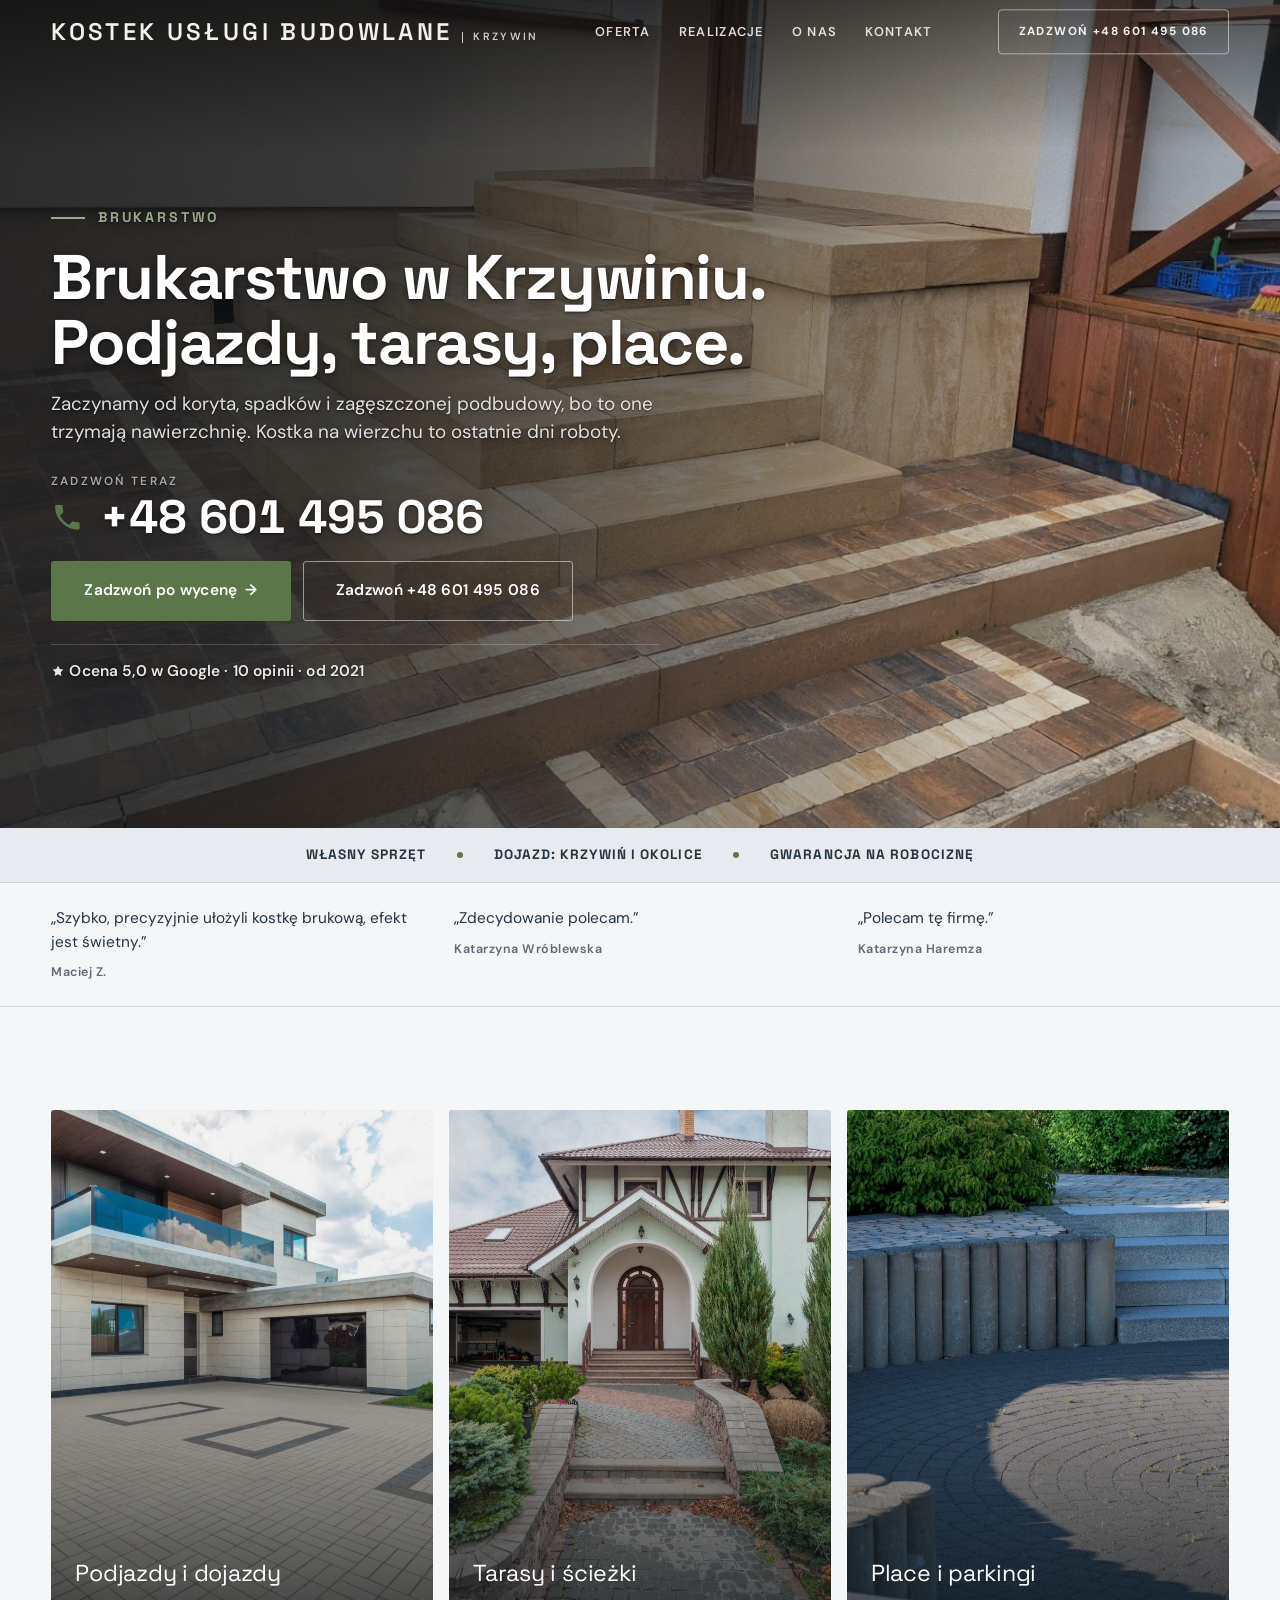
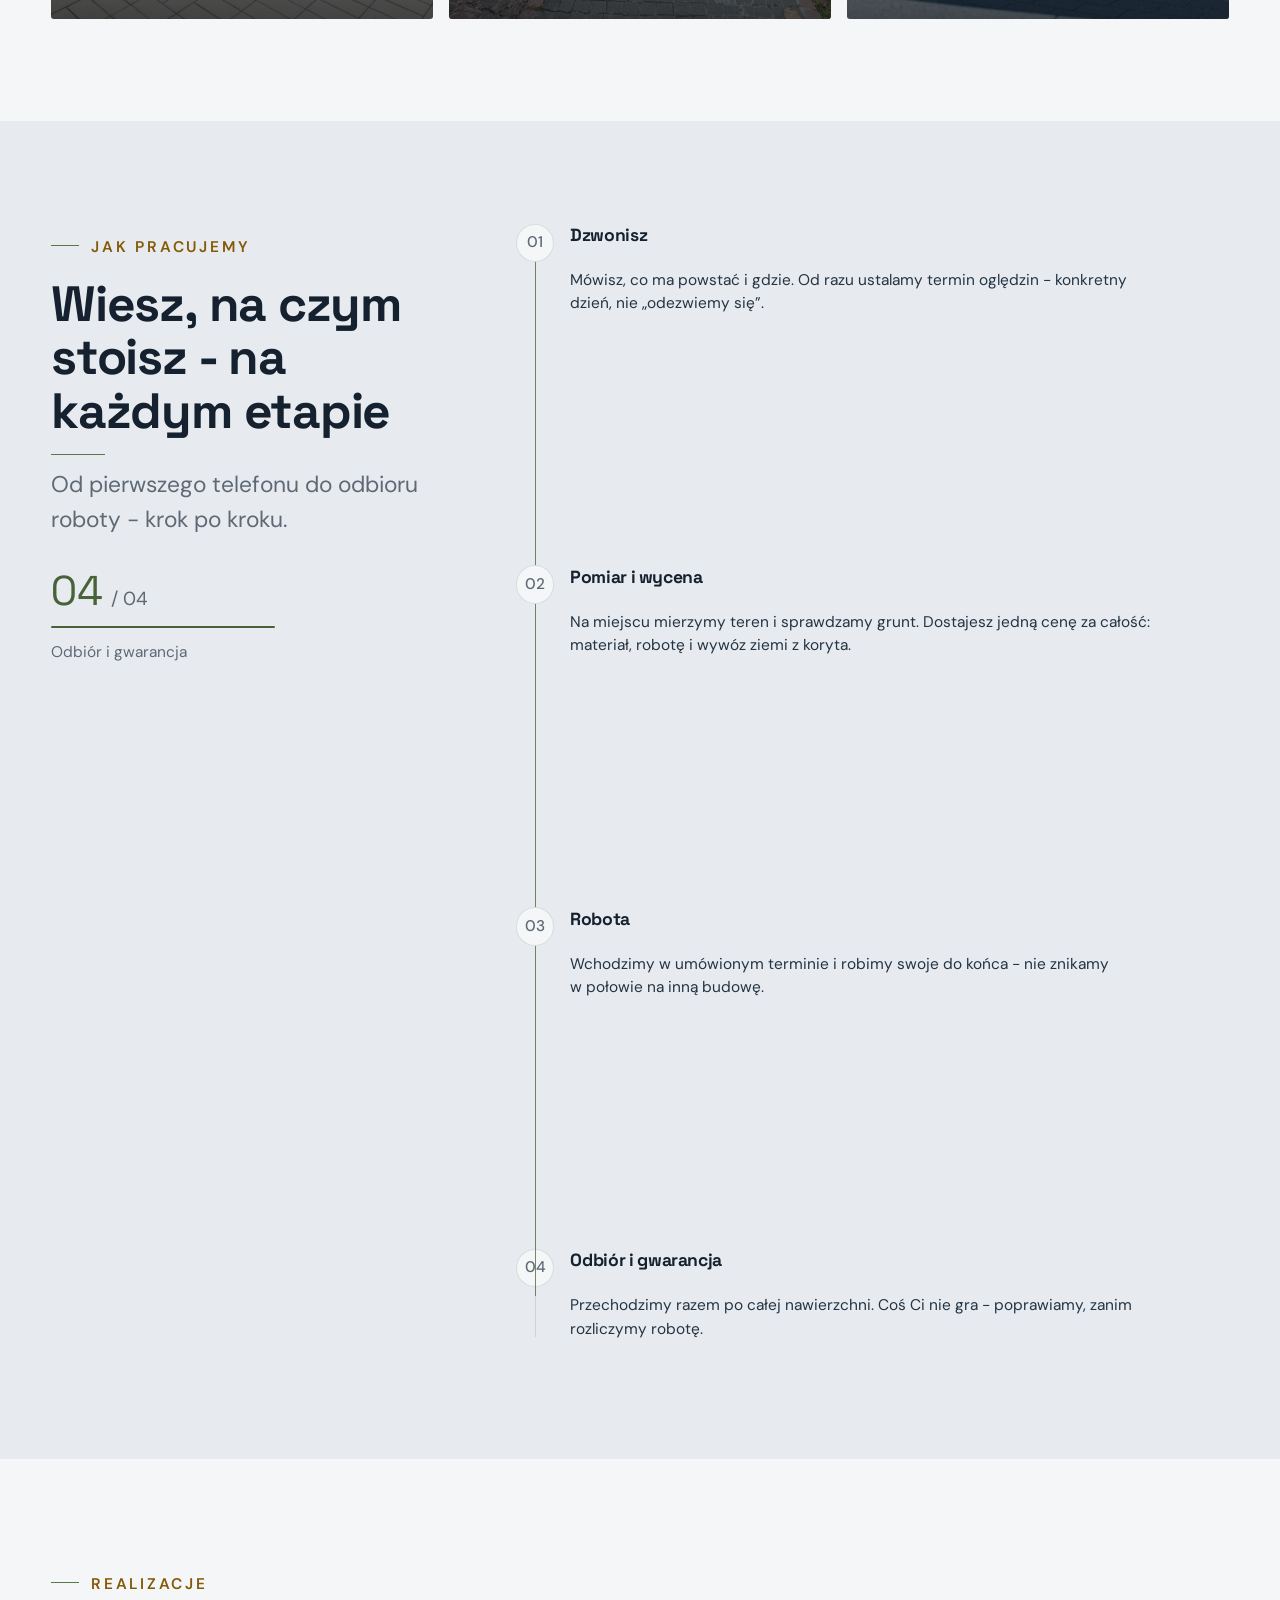
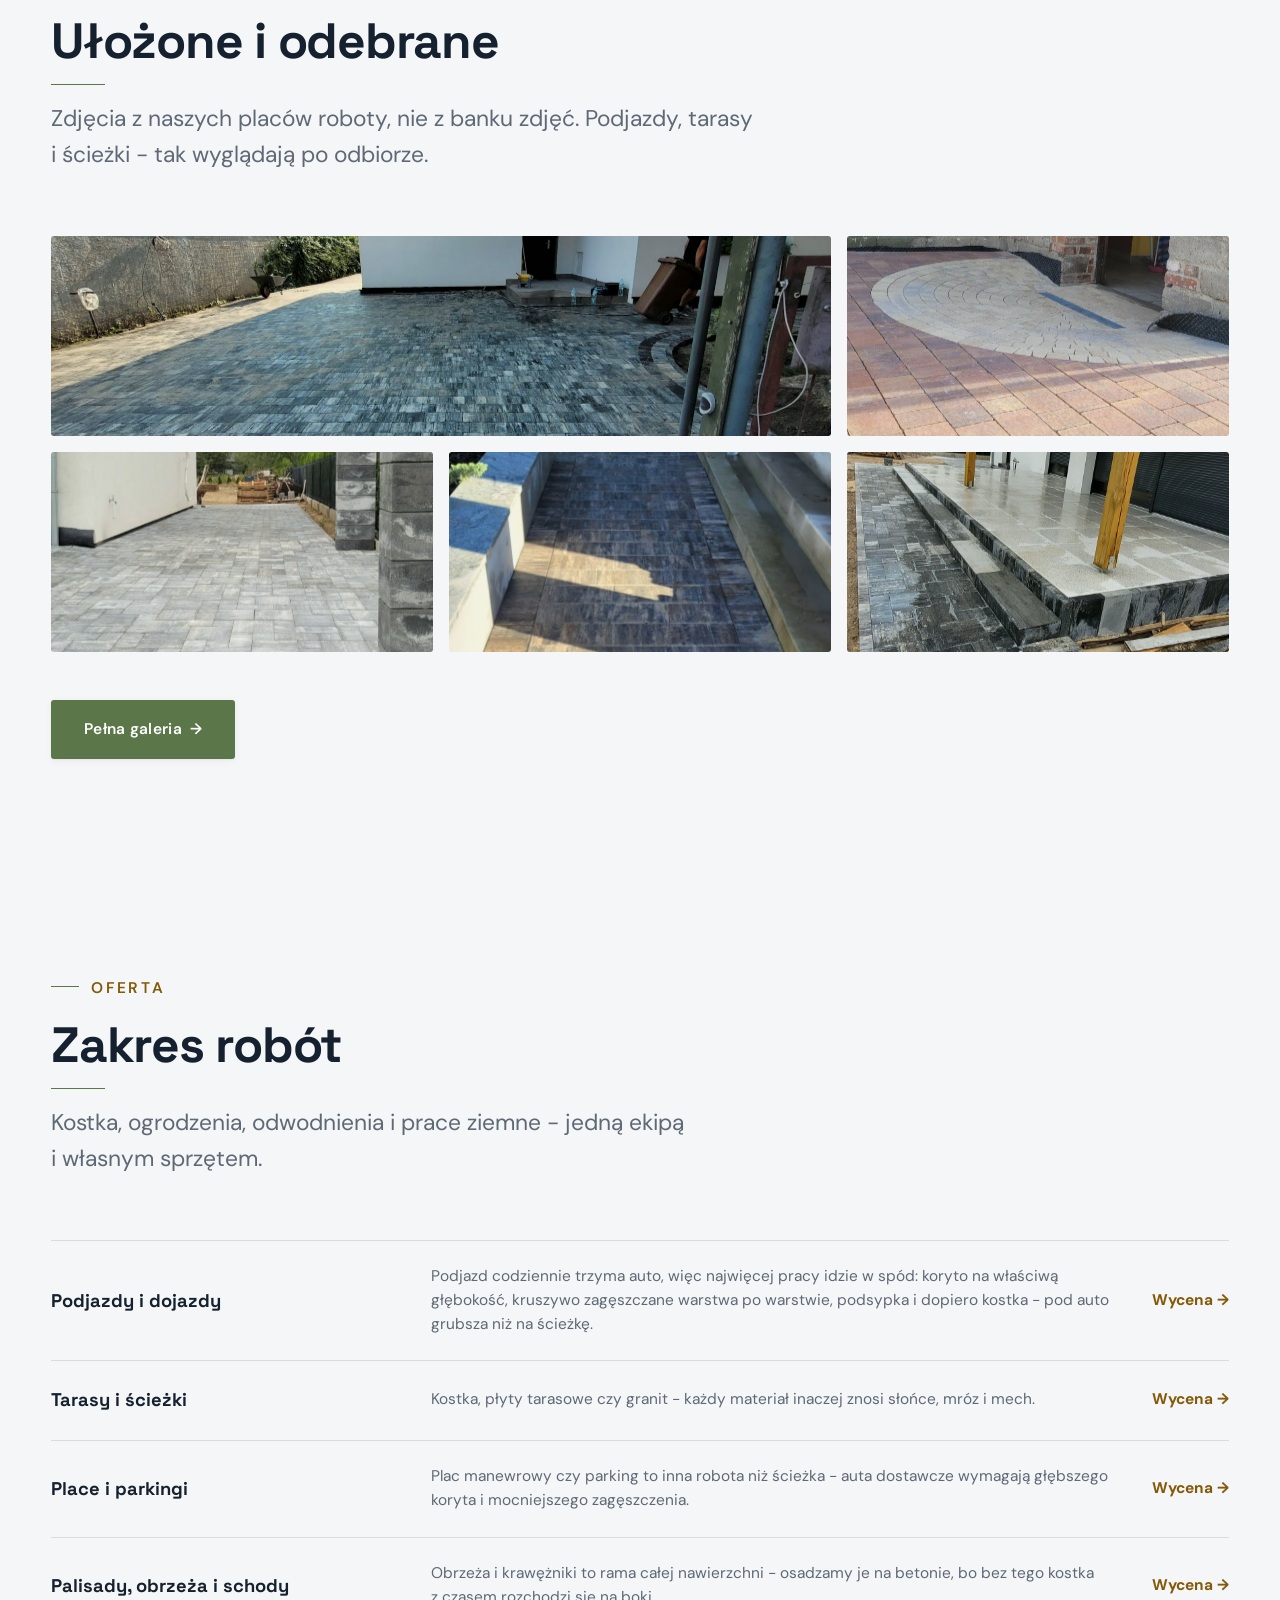
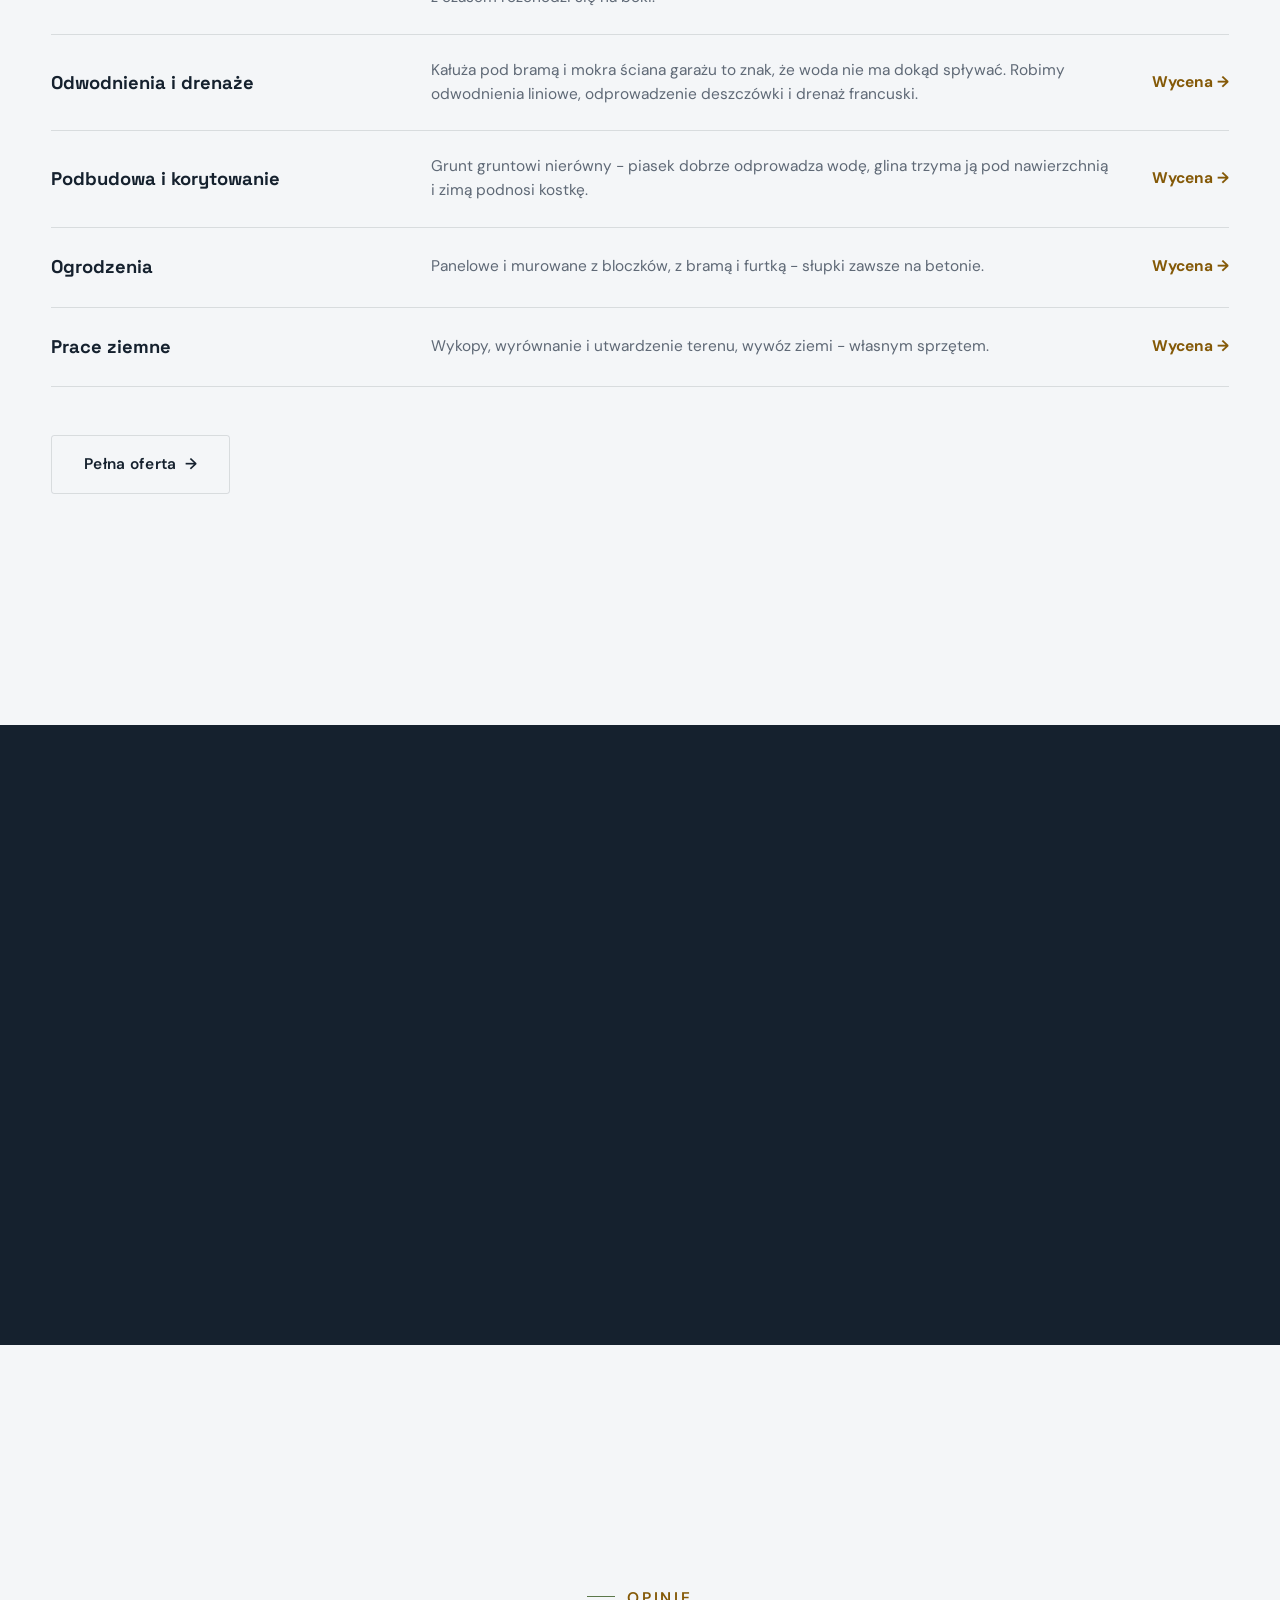
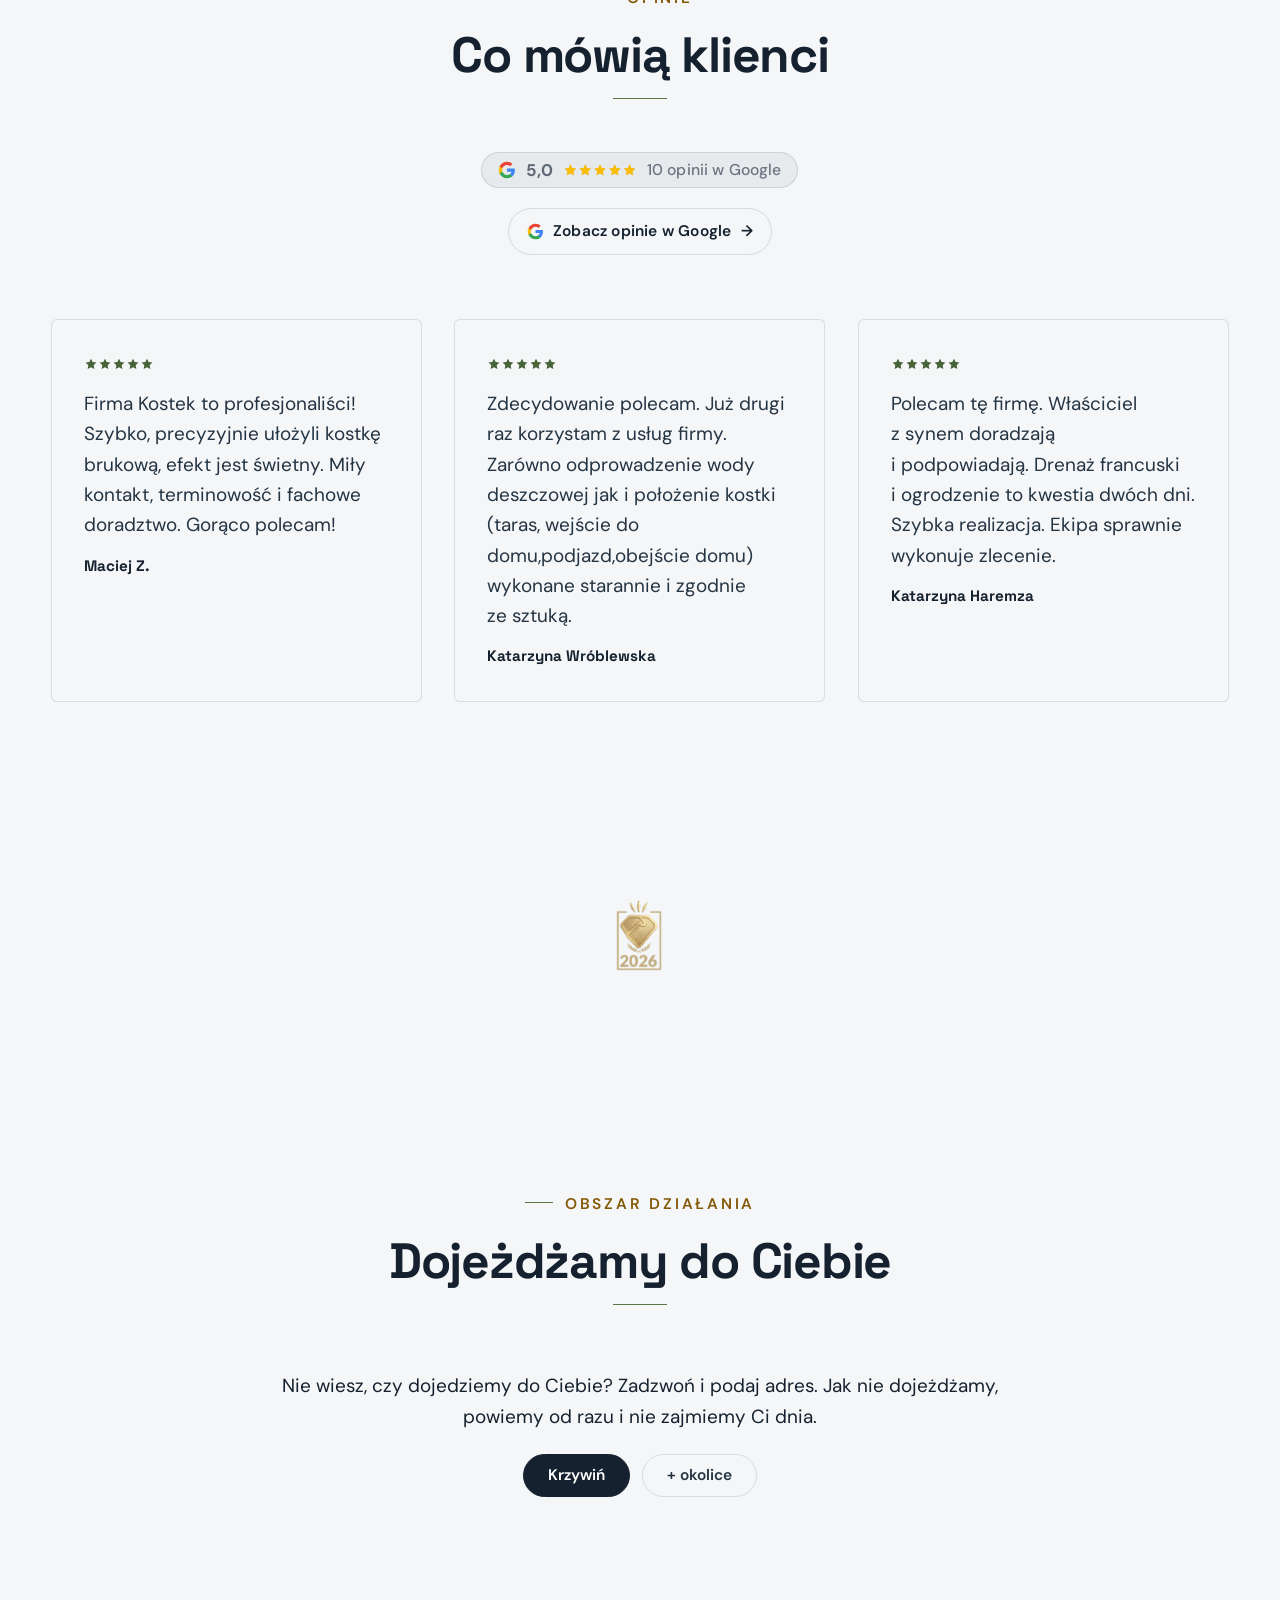
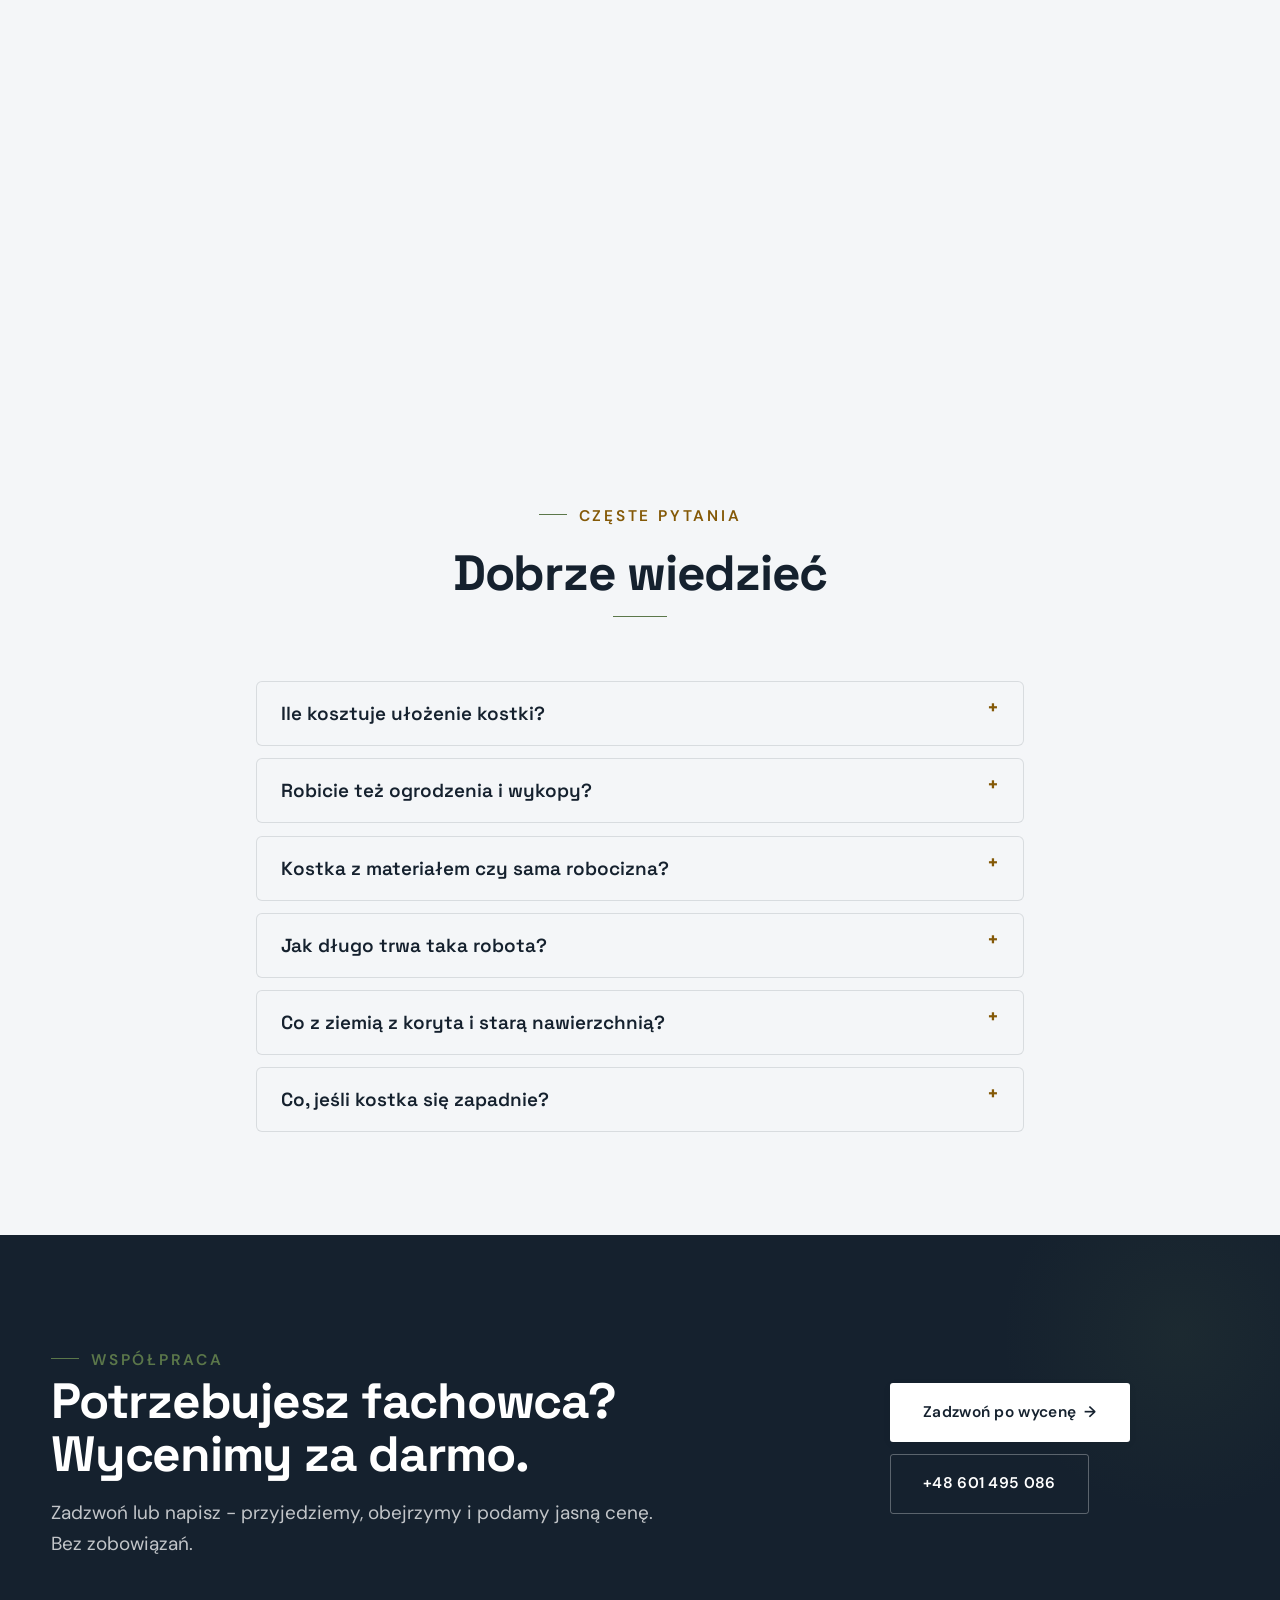
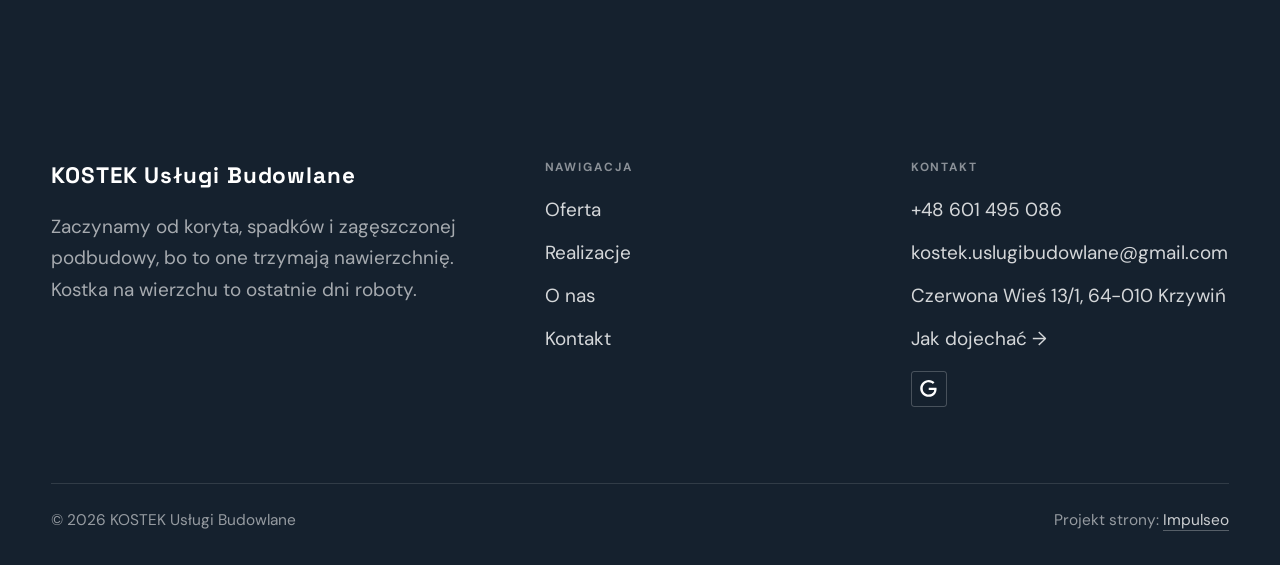
<file: index.html>
<!DOCTYPE html>
<html lang="pl">
<head>
<meta charset="UTF-8">
<meta name="viewport" content="width=device-width, initial-scale=1.0">
<title>KOSTEK Usługi Budowlane - brukarstwo, podjazdy i tarasy</title>
<meta name="description" content="Brukarz w Krzywiniu: podjazdy, tarasy, place, obrzeża i odwodnienia. Zagęszczana podbudowa, cena z pomiaru, gwarancja na robotę. Zadzwoń: +48 601 495 086.">
<link rel="canonical" href="https://kris20032.github.io/kostek-uslugi-budowlane/">
<meta name="robots" content="noindex, nofollow">
<meta property="og:type" content="website">
<meta property="og:locale" content="pl_PL">
<meta property="og:site_name" content="KOSTEK Usługi Budowlane">
<meta property="og:title" content="KOSTEK Usługi Budowlane - brukarstwo, podjazdy i tarasy">
<meta property="og:description" content="Brukarz w Krzywiniu: podjazdy, tarasy, place, obrzeża i odwodnienia. Zagęszczana podbudowa, cena z pomiaru, gwarancja na robotę. Zadzwoń: +48 601 495 086.">
<meta property="og:url" content="https://kris20032.github.io/kostek-uslugi-budowlane/">
<meta property="og:image" content="https://kris20032.github.io/kostek-uslugi-budowlane/img/og.jpg">
<meta property="og:image:width" content="1200">
<meta property="og:image:height" content="630">
<meta name="twitter:card" content="summary_large_image">
<script type="application/ld+json">{"@context": "https://schema.org", "@type": "HomeAndConstructionBusiness", "name": "KOSTEK Usługi Budowlane", "url": "https://kris20032.github.io/kostek-uslugi-budowlane/", "telephone": "+48601495086", "image": "https://kris20032.github.io/kostek-uslugi-budowlane/img/og.jpg", "areaServed": "Krzywiń", "sameAs": ["https://maps.google.com/?cid=7721673894415438320&g_mp=Cidnb29nbGUubWFwcy5wbGFjZXMudjEuUGxhY2VzLlNlYXJjaFRleHQQAhgEIAA"]}</script>
<link rel="preconnect" href="https://fonts.googleapis.com">
<link rel="preconnect" href="https://fonts.gstatic.com" crossorigin>
<link href="https://fonts.googleapis.com/css2?family=Space+Grotesk:wght@500;600;700&family=DM+Sans:opsz,wght@9..40,400;9..40,500;9..40,600&display=swap" rel="stylesheet">
<link rel="stylesheet" href="assets/styles.css?v=7b35ef9e">
</head>
<body>

<header class="nav">
  <div class="wrap nav-inner">
    <a class="brand" href="index.html"><span class="name">KOSTEK Usługi Budowlane</span><span class="sub">Krzywiń</span></a>
    <nav class="nav-links">
      <a href="oferta.html">Oferta</a>
      <a href="realizacje.html">Realizacje</a>
      <a href="o-nas.html">O nas</a>
      <a href="kontakt.html">Kontakt</a>
      <a href="tel:+48601495086" class="btn btn-accent">Zadzwoń +48 601 495 086</a>
    </nav>
    <button class="nav-toggle" aria-label="Menu"><span></span><span></span><span></span></button>
  </div>
</header>

<main>
<section class="hero-fach">
  <img class="hf-photo" src="img/hero.jpg" fetchpriority="high" data-rotate="img/g4.jpg|img/g5.jpg" alt="KOSTEK Usługi Budowlane" width="1776" height="1120">
  <div class="hf-panel">
    <div class="hf-inner">
      <span class="hf-kicker">Brukarstwo</span>
      <h1 class="hf-title">Brukarstwo w Krzywiniu. Podjazdy, tarasy, place. <em></em></h1>
      <p class="hf-lead">Zaczynamy od koryta, spadków i zagęszczonej podbudowy, bo to one trzymają nawierzchnię. Kostka na wierzchu to ostatnie dni roboty.</p>
      <a class="hf-phone" href="tel:+48601495086"><span class="hf-phone-lab">Zadzwoń teraz</span><span class="hf-phone-num"><svg class="ico-tel" width="16" height="16" viewBox="0 0 24 24" fill="none" aria-hidden="true"><path d="M6.6 10.8a15.5 15.5 0 0 0 6.6 6.6l2.2-2.2a1 1 0 0 1 1-.24 11.4 11.4 0 0 0 3.6.58 1 1 0 0 1 1 1V20a1 1 0 0 1-1 1A17 17 0 0 1 3 4a1 1 0 0 1 1-1h3.5a1 1 0 0 1 1 1c0 1.25.2 2.46.58 3.6a1 1 0 0 1-.25 1l-2.23 2.2Z" fill="currentColor"/></svg> +48 601 495 086</span></a>
      <div class="hf-actions">
        <a href="kontakt.html" class="btn btn-accent">Zadzwoń po wycenę <span class="arr">→</span></a>
        <a href="tel:+48601495086" class="btn btn-ghost hf-ghost">Zadzwoń +48 601 495 086</a>
      </div>
      <div class="hf-trust"><svg class="ico-star" width="14" height="14" viewBox="0 0 24 24" style="vertical-align:-2px" aria-hidden="true"><path d="M12 2.8l2.85 5.8 6.4.93-4.63 4.5 1.1 6.37L12 17.4l-5.72 3 1.1-6.37-4.63-4.5 6.4-.93L12 2.8Z" fill="currentColor"/></svg> Ocena 5,0 w Google · 10 opinii · od 2021</div>
    </div>
  </div>
</section>
<section class="fach-promise">
  <div class="wrap">
    <ul class="fp-row reveal"><li>Własny sprzęt</li><li>Dojazd: Krzywiń i okolice</li><li>Gwarancja na robociznę</li></ul>
  </div>
</section>
<section class="opinie-mini" aria-label="Opinie klientów">
  <div class="wrap">
    <div class="om-row">
      <div class="om-item reveal"><blockquote>„Szybko, precyzyjnie ułożyli kostkę brukową, efekt jest świetny.”</blockquote><span class="om-autor">Maciej Z.</span></div>
      <div class="om-item reveal"><blockquote>„Zdecydowanie polecam.”</blockquote><span class="om-autor">Katarzyna Wróblewska</span></div>
      <div class="om-item reveal"><blockquote>„Polecam tę firmę.”</blockquote><span class="om-autor">Katarzyna Haremza</span></div>
    </div>
  </div>
</section>
<section class="gateways-band">
  <div class="wrap">
    <div class="gateways">
      <a href="oferta.html" class="gateway reveal"><img src="img/g1.jpg" alt="Podjazdy i dojazdy" loading="lazy" width="1600" height="1068" decoding="async"><span class="g-ttl">Podjazdy i dojazdy</span></a>
      <a href="oferta.html" class="gateway reveal"><img src="img/g2.jpg" alt="Tarasy i ścieżki" loading="lazy" width="1600" height="1068" decoding="async"><span class="g-ttl">Tarasy i ścieżki</span></a>
      <a href="oferta.html" class="gateway reveal"><img src="img/g3.jpg" alt="Place i parkingi" loading="lazy" width="1600" height="1066" decoding="async"><span class="g-ttl">Place i parkingi</span></a>
    </div>
  </div>
</section>
<section class="proces proces-os fachowcy">
  <div class="wrap proc-grid">
    <div class="proc-side">
      <div class="head reveal">
        <span class="eyebrow">Jak pracujemy</span>
        <h2>Wiesz, na czym stoisz - na każdym etapie</h2>
        <p>Od pierwszego telefonu do odbioru roboty - krok po kroku.</p>
      </div>
      <div class="proc-count" aria-hidden="true"><span class="pc-cur">01</span><span class="pc-all">/ 04</span></div>
      <div class="proc-bar" aria-hidden="true"><i></i></div>
      <p class="proc-now" aria-hidden="true">Dzwonisz</p>
    </div>
    <ol class="proces-line">
      <li class="reveal"><span class="pno">01</span><h3>Dzwonisz</h3><p>Mówisz, co ma powstać i gdzie. Od razu ustalamy termin oględzin - konkretny dzień, nie „odezwiemy się”.</p></li>
      <li class="reveal"><span class="pno">02</span><h3>Pomiar i wycena</h3><p>Na miejscu mierzymy teren i sprawdzamy grunt. Dostajesz jedną cenę za całość: materiał, robotę i wywóz ziemi z koryta.</p></li>
      <li class="reveal"><span class="pno">03</span><h3>Robota</h3><p>Wchodzimy w umówionym terminie i robimy swoje do końca - nie znikamy w połowie na inną budowę.</p></li>
      <li class="reveal"><span class="pno">04</span><h3>Odbiór i gwarancja</h3><p>Przechodzimy razem po całej nawierzchni. Coś Ci nie gra - poprawiamy, zanim rozliczymy robotę.</p></li>
    </ol>
  </div>
</section>
<section>
  <div class="wrap">
    <div class="head reveal">
      <span class="eyebrow">Realizacje</span>
      <h2>Ułożone i odebrane</h2>
      <p>Zdjęcia z naszych placów roboty, nie z banku zdjęć. Podjazdy, tarasy i ścieżki - tak wyglądają po odbiorze.</p>
    </div>
    <div class="gallery">
      <div class="tile t-two3 reveal"><img src="img/g7.jpg" alt="KOSTEK Usługi Budowlane" loading="lazy" width="1524" height="798" decoding="async"></div>
      <div class="tile t-third reveal"><img src="img/g8.jpg" alt="KOSTEK Usługi Budowlane" loading="lazy" width="1420" height="990" decoding="async"></div>
      <div class="tile t-third reveal"><img src="img/g9.jpg" alt="KOSTEK Usługi Budowlane" loading="lazy" width="658" height="652" decoding="async"></div>
      <div class="tile t-third reveal"><img src="img/g10.jpg" alt="KOSTEK Usługi Budowlane" loading="lazy" width="788" height="564" decoding="async"></div>
      <div class="tile t-third reveal"><img src="img/g11.jpg" alt="KOSTEK Usługi Budowlane" loading="lazy" width="1360" height="678" decoding="async"></div>
    </div>
    <div style="margin-top:var(--space-7)" class="reveal"><a href="realizacje.html" class="btn btn-accent">Pełna galeria <span class="arr">→</span></a></div>
  </div>
</section>
<section class="fach-uslugi">
  <div class="wrap">
    <div class="head reveal">
      <span class="eyebrow">Oferta</span>
      <h2>Zakres robót</h2>
      <p>Kostka, ogrodzenia, odwodnienia i prace ziemne - jedną ekipą i własnym sprzętem.</p>
    </div>
    <ul class="fu-list">
      <li class="fu-row reveal"><div class="fu-name">Podjazdy i dojazdy</div><div class="fu-desc">Podjazd codziennie trzyma auto, więc najwięcej pracy idzie w spód: koryto na właściwą głębokość, kruszywo zagęszczane warstwa po warstwie, podsypka i dopiero kostka - pod auto grubsza niż na ścieżkę.</div><a class="fu-cta" href="kontakt.html">Wycena <span class="arr">→</span></a></li>
      <li class="fu-row reveal"><div class="fu-name">Tarasy i ścieżki</div><div class="fu-desc">Kostka, płyty tarasowe czy granit - każdy materiał inaczej znosi słońce, mróz i mech.</div><a class="fu-cta" href="kontakt.html">Wycena <span class="arr">→</span></a></li>
      <li class="fu-row reveal"><div class="fu-name">Place i parkingi</div><div class="fu-desc">Plac manewrowy czy parking to inna robota niż ścieżka - auta dostawcze wymagają głębszego koryta i mocniejszego zagęszczenia.</div><a class="fu-cta" href="kontakt.html">Wycena <span class="arr">→</span></a></li>
      <li class="fu-row reveal"><div class="fu-name">Palisady, obrzeża i schody</div><div class="fu-desc">Obrzeża i krawężniki to rama całej nawierzchni - osadzamy je na betonie, bo bez tego kostka z czasem rozchodzi się na boki.</div><a class="fu-cta" href="kontakt.html">Wycena <span class="arr">→</span></a></li>
      <li class="fu-row reveal"><div class="fu-name">Odwodnienia i drenaże</div><div class="fu-desc">Kałuża pod bramą i mokra ściana garażu to znak, że woda nie ma dokąd spływać. Robimy odwodnienia liniowe, odprowadzenie deszczówki i drenaż francuski.</div><a class="fu-cta" href="kontakt.html">Wycena <span class="arr">→</span></a></li>
      <li class="fu-row reveal"><div class="fu-name">Podbudowa i korytowanie</div><div class="fu-desc">Grunt gruntowi nierówny - piasek dobrze odprowadza wodę, glina trzyma ją pod nawierzchnią i zimą podnosi kostkę.</div><a class="fu-cta" href="kontakt.html">Wycena <span class="arr">→</span></a></li>
      <li class="fu-row reveal"><div class="fu-name">Ogrodzenia</div><div class="fu-desc">Panelowe i murowane z bloczków, z bramą i furtką - słupki zawsze na betonie.</div><a class="fu-cta" href="kontakt.html">Wycena <span class="arr">→</span></a></li>
      <li class="fu-row reveal"><div class="fu-name">Prace ziemne</div><div class="fu-desc">Wykopy, wyrównanie i utwardzenie terenu, wywóz ziemi - własnym sprzętem.</div><a class="fu-cta" href="kontakt.html">Wycena <span class="arr">→</span></a></li>
    </ul>
    <div style="margin-top:var(--space-7)" class="reveal"><a href="oferta.html" class="btn btn-ghost">Pełna oferta <span class="arr">→</span></a></div>
  </div>
</section>
<section class="stopklatka" aria-hidden="true">
  <div class="stk-bg" style="background-image:url(img/g6.jpg)"></div>
</section>
<section class="opinie">
  <div class="wrap">
    <div class="head center reveal">
      <span class="eyebrow">Opinie</span>
      <h2>Co mówią klienci</h2>
    </div>
    <p class="op-meta reveal"><span class="g-badge"><svg class="gb-ico" viewBox="0 0 24 24" width="18" height="18" aria-hidden="true"><path fill="#4285F4" d="M22.56 12.25c0-.78-.07-1.53-.2-2.25H12v4.26h5.92c-.26 1.37-1.04 2.53-2.21 3.31v2.77h3.57c2.08-1.92 3.28-4.74 3.28-8.09z"/><path fill="#34A853" d="M12 23c2.97 0 5.46-.98 7.28-2.66l-3.57-2.77c-.98.66-2.23 1.06-3.71 1.06-2.86 0-5.29-1.93-6.16-4.53H2.18v2.84C3.99 20.53 7.7 23 12 23z"/><path fill="#FBBC05" d="M5.84 14.09c-.22-.66-.35-1.36-.35-2.09s.13-1.43.35-2.09V7.07H2.18C1.43 8.55 1 10.22 1 12s.43 3.45 1.18 4.93l2.85-2.22.81-.62z"/><path fill="#EA4335" d="M12 5.38c1.62 0 3.06.56 4.21 1.64l3.15-3.15C17.45 2.09 14.97 1 12 1 7.7 1 3.99 3.47 2.18 7.07l3.66 2.84c.87-2.6 3.3-4.53 6.16-4.53z"/></svg><b class="gb-ocena">5,0</b><svg class="gb-stars" viewBox="0 0 90 18" width="74" height="14.8" aria-hidden="true"><g fill="currentColor" opacity=".26"><path transform="translate(0,0)" d="M9 1.6l2.2 4.46 4.92.72-3.56 3.47.84 4.9L9 12.74l-4.4 2.31.84-4.9L1.88 6.68l4.92-.72L9 1.6Z"/><path transform="translate(18,0)" d="M9 1.6l2.2 4.46 4.92.72-3.56 3.47.84 4.9L9 12.74l-4.4 2.31.84-4.9L1.88 6.68l4.92-.72L9 1.6Z"/><path transform="translate(36,0)" d="M9 1.6l2.2 4.46 4.92.72-3.56 3.47.84 4.9L9 12.74l-4.4 2.31.84-4.9L1.88 6.68l4.92-.72L9 1.6Z"/><path transform="translate(54,0)" d="M9 1.6l2.2 4.46 4.92.72-3.56 3.47.84 4.9L9 12.74l-4.4 2.31.84-4.9L1.88 6.68l4.92-.72L9 1.6Z"/><path transform="translate(72,0)" d="M9 1.6l2.2 4.46 4.92.72-3.56 3.47.84 4.9L9 12.74l-4.4 2.31.84-4.9L1.88 6.68l4.92-.72L9 1.6Z"/></g><clipPath id="gs1000"><rect x="0" y="0" width="90.0" height="18"/></clipPath><g fill="#FBBC04" clip-path="url(#gs1000)"><path transform="translate(0,0)" d="M9 1.6l2.2 4.46 4.92.72-3.56 3.47.84 4.9L9 12.74l-4.4 2.31.84-4.9L1.88 6.68l4.92-.72L9 1.6Z"/><path transform="translate(18,0)" d="M9 1.6l2.2 4.46 4.92.72-3.56 3.47.84 4.9L9 12.74l-4.4 2.31.84-4.9L1.88 6.68l4.92-.72L9 1.6Z"/><path transform="translate(36,0)" d="M9 1.6l2.2 4.46 4.92.72-3.56 3.47.84 4.9L9 12.74l-4.4 2.31.84-4.9L1.88 6.68l4.92-.72L9 1.6Z"/><path transform="translate(54,0)" d="M9 1.6l2.2 4.46 4.92.72-3.56 3.47.84 4.9L9 12.74l-4.4 2.31.84-4.9L1.88 6.68l4.92-.72L9 1.6Z"/><path transform="translate(72,0)" d="M9 1.6l2.2 4.46 4.92.72-3.56 3.47.84 4.9L9 12.74l-4.4 2.31.84-4.9L1.88 6.68l4.92-.72L9 1.6Z"/></g></svg><span class="gb-txt">10 opinii w Google</span></span></p>
    <p class="op-meta reveal"><a class="op-google" href="https://maps.google.com/?cid=7721673894415438320&amp;g_mp=Cidnb29nbGUubWFwcy5wbGFjZXMudjEuUGxhY2VzLlNlYXJjaFRleHQQAhgEIAA" target="_blank" rel="noopener"><svg class="op-g-ico" viewBox="0 0 24 24" width="17" height="17" aria-hidden="true"><path fill="#4285F4" d="M22.56 12.25c0-.78-.07-1.53-.2-2.25H12v4.26h5.92c-.26 1.37-1.04 2.53-2.21 3.31v2.77h3.57c2.08-1.92 3.28-4.74 3.28-8.09z"/><path fill="#34A853" d="M12 23c2.97 0 5.46-.98 7.28-2.66l-3.57-2.77c-.98.66-2.23 1.06-3.71 1.06-2.86 0-5.29-1.93-6.16-4.53H2.18v2.84C3.99 20.53 7.7 23 12 23z"/><path fill="#FBBC05" d="M5.84 14.09c-.22-.66-.35-1.36-.35-2.09s.13-1.43.35-2.09V7.07H2.18C1.43 8.55 1 10.22 1 12s.43 3.45 1.18 4.93l2.85-2.22.81-.62z"/><path fill="#EA4335" d="M12 5.38c1.62 0 3.06.56 4.21 1.64l3.15-3.15C17.45 2.09 14.97 1 12 1 7.7 1 3.99 3.47 2.18 7.07l3.66 2.84c.87-2.6 3.3-4.53 6.16-4.53z"/></svg><span>Zobacz opinie w Google</span><span class="arr">→</span></a></p>
    <div class="opinie-grid">
      <figure class="op-card reveal"><span class="op-star"><svg class="ico-star" width="14" height="14" viewBox="0 0 24 24" style="vertical-align:-2px" aria-hidden="true"><path d="M12 2.8l2.85 5.8 6.4.93-4.63 4.5 1.1 6.37L12 17.4l-5.72 3 1.1-6.37-4.63-4.5 6.4-.93L12 2.8Z" fill="currentColor"/></svg><svg class="ico-star" width="14" height="14" viewBox="0 0 24 24" style="vertical-align:-2px" aria-hidden="true"><path d="M12 2.8l2.85 5.8 6.4.93-4.63 4.5 1.1 6.37L12 17.4l-5.72 3 1.1-6.37-4.63-4.5 6.4-.93L12 2.8Z" fill="currentColor"/></svg><svg class="ico-star" width="14" height="14" viewBox="0 0 24 24" style="vertical-align:-2px" aria-hidden="true"><path d="M12 2.8l2.85 5.8 6.4.93-4.63 4.5 1.1 6.37L12 17.4l-5.72 3 1.1-6.37-4.63-4.5 6.4-.93L12 2.8Z" fill="currentColor"/></svg><svg class="ico-star" width="14" height="14" viewBox="0 0 24 24" style="vertical-align:-2px" aria-hidden="true"><path d="M12 2.8l2.85 5.8 6.4.93-4.63 4.5 1.1 6.37L12 17.4l-5.72 3 1.1-6.37-4.63-4.5 6.4-.93L12 2.8Z" fill="currentColor"/></svg><svg class="ico-star" width="14" height="14" viewBox="0 0 24 24" style="vertical-align:-2px" aria-hidden="true"><path d="M12 2.8l2.85 5.8 6.4.93-4.63 4.5 1.1 6.37L12 17.4l-5.72 3 1.1-6.37-4.63-4.5 6.4-.93L12 2.8Z" fill="currentColor"/></svg></span><blockquote>Firma Kostek to profesjonaliści! Szybko, precyzyjnie ułożyli kostkę brukową, efekt jest świetny. Miły kontakt, terminowość i fachowe doradztwo. Gorąco polecam!</blockquote><span class="op-autor">Maciej Z.</span></figure>
      <figure class="op-card reveal"><span class="op-star"><svg class="ico-star" width="14" height="14" viewBox="0 0 24 24" style="vertical-align:-2px" aria-hidden="true"><path d="M12 2.8l2.85 5.8 6.4.93-4.63 4.5 1.1 6.37L12 17.4l-5.72 3 1.1-6.37-4.63-4.5 6.4-.93L12 2.8Z" fill="currentColor"/></svg><svg class="ico-star" width="14" height="14" viewBox="0 0 24 24" style="vertical-align:-2px" aria-hidden="true"><path d="M12 2.8l2.85 5.8 6.4.93-4.63 4.5 1.1 6.37L12 17.4l-5.72 3 1.1-6.37-4.63-4.5 6.4-.93L12 2.8Z" fill="currentColor"/></svg><svg class="ico-star" width="14" height="14" viewBox="0 0 24 24" style="vertical-align:-2px" aria-hidden="true"><path d="M12 2.8l2.85 5.8 6.4.93-4.63 4.5 1.1 6.37L12 17.4l-5.72 3 1.1-6.37-4.63-4.5 6.4-.93L12 2.8Z" fill="currentColor"/></svg><svg class="ico-star" width="14" height="14" viewBox="0 0 24 24" style="vertical-align:-2px" aria-hidden="true"><path d="M12 2.8l2.85 5.8 6.4.93-4.63 4.5 1.1 6.37L12 17.4l-5.72 3 1.1-6.37-4.63-4.5 6.4-.93L12 2.8Z" fill="currentColor"/></svg><svg class="ico-star" width="14" height="14" viewBox="0 0 24 24" style="vertical-align:-2px" aria-hidden="true"><path d="M12 2.8l2.85 5.8 6.4.93-4.63 4.5 1.1 6.37L12 17.4l-5.72 3 1.1-6.37-4.63-4.5 6.4-.93L12 2.8Z" fill="currentColor"/></svg></span><blockquote>Zdecydowanie polecam. Już drugi raz korzystam z usług firmy. Zarówno odprowadzenie wody deszczowej jak i położenie kostki (taras, wejście do domu,podjazd,obejście domu) wykonane starannie i zgodnie ze sztuką.</blockquote><span class="op-autor">Katarzyna Wróblewska</span></figure>
      <figure class="op-card reveal"><span class="op-star"><svg class="ico-star" width="14" height="14" viewBox="0 0 24 24" style="vertical-align:-2px" aria-hidden="true"><path d="M12 2.8l2.85 5.8 6.4.93-4.63 4.5 1.1 6.37L12 17.4l-5.72 3 1.1-6.37-4.63-4.5 6.4-.93L12 2.8Z" fill="currentColor"/></svg><svg class="ico-star" width="14" height="14" viewBox="0 0 24 24" style="vertical-align:-2px" aria-hidden="true"><path d="M12 2.8l2.85 5.8 6.4.93-4.63 4.5 1.1 6.37L12 17.4l-5.72 3 1.1-6.37-4.63-4.5 6.4-.93L12 2.8Z" fill="currentColor"/></svg><svg class="ico-star" width="14" height="14" viewBox="0 0 24 24" style="vertical-align:-2px" aria-hidden="true"><path d="M12 2.8l2.85 5.8 6.4.93-4.63 4.5 1.1 6.37L12 17.4l-5.72 3 1.1-6.37-4.63-4.5 6.4-.93L12 2.8Z" fill="currentColor"/></svg><svg class="ico-star" width="14" height="14" viewBox="0 0 24 24" style="vertical-align:-2px" aria-hidden="true"><path d="M12 2.8l2.85 5.8 6.4.93-4.63 4.5 1.1 6.37L12 17.4l-5.72 3 1.1-6.37-4.63-4.5 6.4-.93L12 2.8Z" fill="currentColor"/></svg><svg class="ico-star" width="14" height="14" viewBox="0 0 24 24" style="vertical-align:-2px" aria-hidden="true"><path d="M12 2.8l2.85 5.8 6.4.93-4.63 4.5 1.1 6.37L12 17.4l-5.72 3 1.1-6.37-4.63-4.5 6.4-.93L12 2.8Z" fill="currentColor"/></svg></span><blockquote>Polecam tę firmę. Właściciel z synem doradzają i podpowiadają. Drenaż francuski i ogrodzenie to kwestia dwóch dni. Szybka realizacja. Ekipa sprawnie wykonuje zlecenie.</blockquote><span class="op-autor">Katarzyna Haremza</span></figure>
    </div>
  </div>
</section>
<section class="odznaki">
  <div class="wrap">
    <ul class="odz-row">
      <li class="odz reveal"><img src="img/odznaka-zlota-firma-2026.png" alt="Złota Firma 2026 - laureat (zlotafirma.pl)" loading="lazy" decoding="async" width="215" height="215"></li>
    </ul>
  </div>
</section>
<section class="obszar">
  <div class="wrap">
    <div class="head center reveal">
      <span class="eyebrow">Obszar działania</span>
      <h2>Dojeżdżamy do Ciebie</h2>
    </div>
    <p class="obszar-txt reveal" style="text-align:center;max-width:60ch;margin:0 auto 1.4rem">Nie wiesz, czy dojedziemy do Ciebie? Zadzwoń i podaj adres. Jak nie dojeżdżamy, powiemy od razu i nie zajmiemy Ci dnia.</p>
    <ul class="obszar-list reveal"><li class="is-home">Krzywiń</li><li>+ okolice</li></ul>
    <div class="obszar-mapa reveal" style="margin-top:var(--space-7)">
      <iframe title="Obszar działania - Krzywiń i okolice" src="https://maps.google.com/maps?q=51.9558342%2C16.7849732&amp;z=11&amp;output=embed" loading="lazy" referrerpolicy="no-referrer-when-downgrade" style="width:100%;height:clamp(280px,38vh,420px);border:0;display:block;border-radius:var(--r-md)"></iframe>
    </div>
  </div>
</section>
<section class="faq-klinika">
  <div class="wrap">
    <div class="head center reveal">
      <span class="eyebrow">Częste pytania</span>
      <h2>Dobrze wiedzieć</h2>
    </div>
    <div class="faq-list">
      <details class="faq-item reveal"><summary>Ile kosztuje ułożenie kostki?</summary><p>Zależy od terenu i materiału - inna cena wychodzi na piasku, inna tam, gdzie trzeba głębiej korytować i wywozić ziemię. Dlatego cenę podajemy dopiero po pomiarze - i w trakcie roboty ona już nie rośnie.</p></details>
      <details class="faq-item reveal"><summary>Robicie też ogrodzenia i wykopy?</summary><p>Tak. Oprócz kostki stawiamy ogrodzenia panelowe i murowane, robimy odwodnienia, drenaże i prace ziemne własnym sprzętem. Wykop, podbudowę i nawierzchnię zlecasz jednej ekipie.</p></details>
      <details class="faq-item reveal"><summary>Kostka z materiałem czy sama robocizna?</summary><p>Oba układy są w porządku. Z materiałem od nas masz jedną cenę i jednego odpowiedzialnego za całość; z powierzonym - najpierw go obejrzymy, bo nie każda kostka nadaje się pod auto.</p></details>
      <details class="faq-item reveal"><summary>Jak długo trwa taka robota?</summary><p>Ścieżka to kilka dni, duży podjazd z korytowaniem - dłużej. Termin wejścia ustalamy przy wycenie.</p></details>
      <details class="faq-item reveal"><summary>Co z ziemią z koryta i starą nawierzchnią?</summary><p>Starą nawierzchnię rozbieramy i wywozimy, a kostkę w dobrym stanie można odzyskać i ułożyć ponownie - to realna oszczędność na materiale. Co się da odzyskać, mówimy przy pomiarze.</p></details>
      <details class="faq-item reveal"><summary>Co, jeśli kostka się zapadnie?</summary><p>Dobrze zagęszczona podbudowa nie siada - ale jak coś się ruszy, wracamy i poprawiamy. Nasza wina - robimy za darmo; wjechało tam coś dużo cięższego, niż ustalaliśmy - mówimy wprost, co i za ile.</p></details>
    </div>
  </div>
</section>
<section class="cta">
  <div class="wrap">
    <div class="reveal">
      <span class="eyebrow">Współpraca</span>
      <h2>Potrzebujesz fachowca? Wycenimy za darmo.</h2>
      <p>Zadzwoń lub napisz - przyjedziemy, obejrzymy i podamy jasną cenę. Bez zobowiązań.</p>
    </div>
    <div class="cta-actions reveal">
      <a href="kontakt.html" class="btn btn-light">Zadzwoń po wycenę <span class="arr">→</span></a>
      <a href="tel:+48601495086" class="btn btn-ghost btn-ghost-cta">+48 601 495 086</a>
    </div>
  </div>
</section>
</main>

<footer>
  <div class="wrap">
    <div class="foot-grid">
      <div class="foot-brand">
        <div class="name">KOSTEK Usługi Budowlane</div>
        <p>Zaczynamy od koryta, spadków i zagęszczonej podbudowy, bo to one trzymają nawierzchnię. Kostka na wierzchu to ostatnie dni roboty.</p>
      </div>
      <div class="foot-col">
        <h4>Nawigacja</h4>
        <a href="oferta.html">Oferta</a>
        <a href="realizacje.html">Realizacje</a>
        <a href="o-nas.html">O nas</a>
        <a href="kontakt.html">Kontakt</a>
      </div>
      <div class="foot-col">
        <h4>Kontakt</h4>
        <a href="tel:+48601495086">+48 601 495 086</a>
        <a href="mailto:kostek.uslugibudowlane@gmail.com">kostek.uslugibudowlane@gmail.com</a>
        <p>Czerwona Wieś 13/1, 64-010 Krzywiń</p>
        <a href="https://maps.google.com/?cid=7721673894415438320&g_mp=Cidnb29nbGUubWFwcy5wbGFjZXMudjEuUGxhY2VzLlNlYXJjaFRleHQQAhgEIAA" target="_blank" rel="noopener">Jak dojechać →</a>
      <div class="foot-soc">
        <a class="soc" href="https://maps.google.com/?cid=7721673894415438320&g_mp=Cidnb29nbGUubWFwcy5wbGFjZXMudjEuUGxhY2VzLlNlYXJjaFRleHQQAhgEIAA" target="_blank" rel="noopener" aria-label="Google - KOSTEK Usługi Budowlane"><svg viewBox="0 0 24 24" aria-hidden="true" focusable="false"><path d="M12.48 10.92v3.28h7.84c-.24 1.84-.853 3.187-1.787 4.133-1.147 1.147-2.933 2.4-6.053 2.4-4.827 0-8.6-3.893-8.6-8.72s3.773-8.72 8.6-8.72c2.6 0 4.507 1.027 5.907 2.347l2.307-2.307C18.747 1.44 16.133 0 12.48 0 5.867 0 .307 5.387.307 12s5.56 12 12.173 12c3.573 0 6.267-1.173 8.373-3.36 2.16-2.16 2.84-5.213 2.84-7.667 0-.76-.053-1.467-.173-2.053H12.48z" fill="currentColor"/></svg></a>
      </div>
      </div>
    </div>
    <div class="foot-bot">
      <span>© 2026 KOSTEK Usługi Budowlane</span>
      <span>Projekt strony: <a class="foot-credit" href="https://impulseo.pl" target="_blank" rel="noopener">Impulseo</a></span>
    </div>
  </div>
</footer>
<div class="sticky-call"><a class="sc-call" href="tel:+48601495086"><svg class="ico-tel" width="16" height="16" viewBox="0 0 24 24" fill="none" aria-hidden="true"><path d="M6.6 10.8a15.5 15.5 0 0 0 6.6 6.6l2.2-2.2a1 1 0 0 1 1-.24 11.4 11.4 0 0 0 3.6.58 1 1 0 0 1 1 1V20a1 1 0 0 1-1 1A17 17 0 0 1 3 4a1 1 0 0 1 1-1h3.5a1 1 0 0 1 1 1c0 1.25.2 2.46.58 3.6a1 1 0 0 1-.25 1l-2.23 2.2Z" fill="currentColor"/></svg> Zadzwoń</a><a class="sc-quote" href="kontakt.html">Zadzwoń po wycenę</a></div>
<div class="demo-wazne" data-do="2026-10-05" data-cykl="3" hidden><svg class="dw-ico" width="13" height="13" viewBox="0 0 24 24" fill="none" aria-hidden="true"><circle cx="12" cy="12" r="8.6" stroke="currentColor" stroke-width="1.8"/><path d="M12 7.2V12l3.3 2" stroke="currentColor" stroke-width="1.8" stroke-linecap="round"/></svg><span class="dw-txt"></span></div>

<script src="assets/main.js"></script>
</body>
</html>
</file>
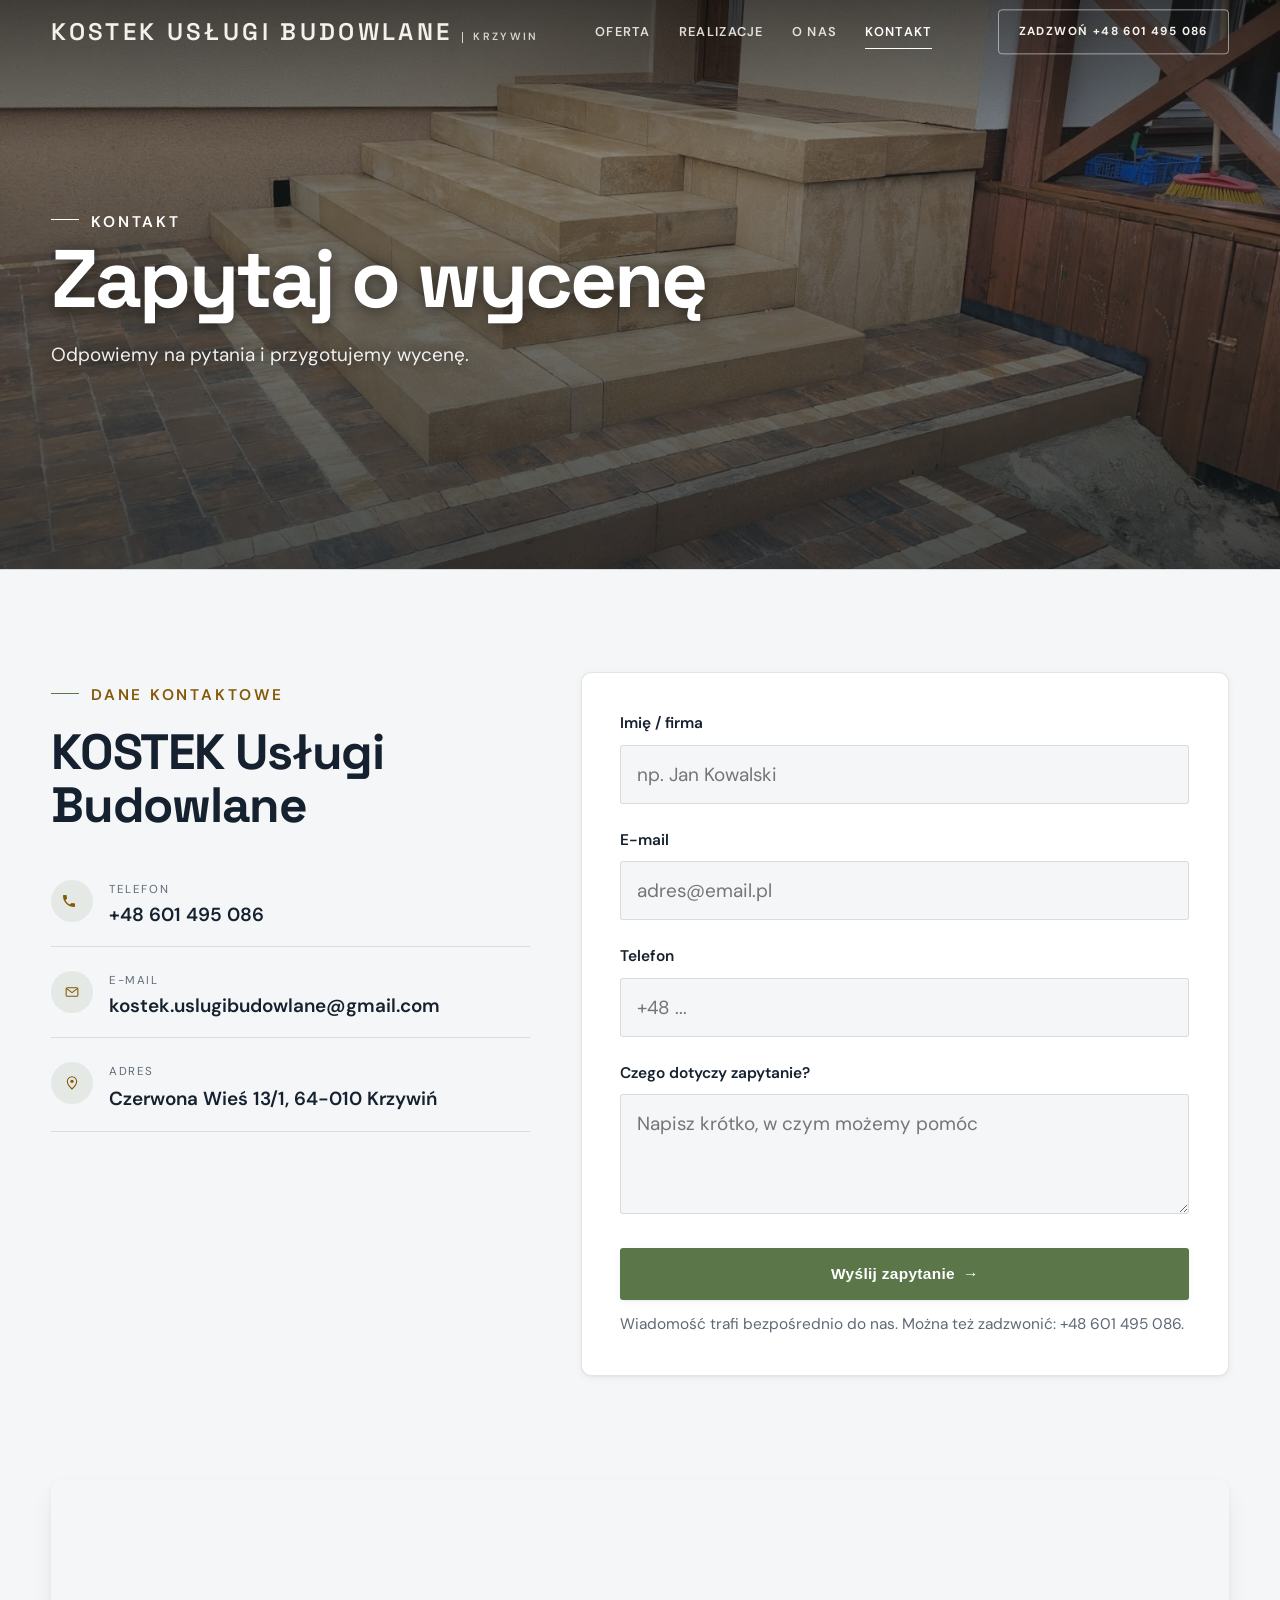
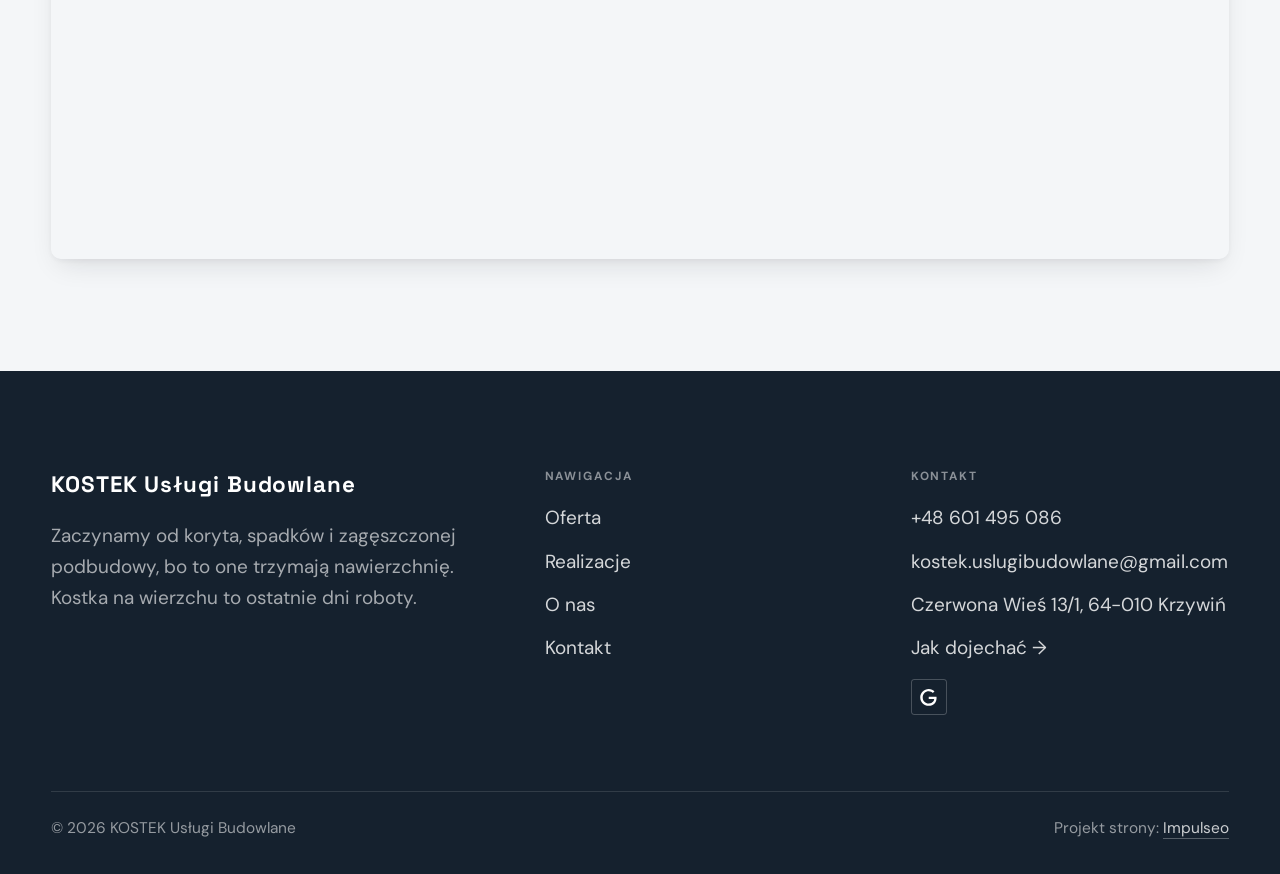
<file: kontakt.html>
<!DOCTYPE html>
<html lang="pl">
<head>
<meta charset="UTF-8">
<meta name="viewport" content="width=device-width, initial-scale=1.0">
<title>Kontakt - KOSTEK Usługi Budowlane</title>
<meta name="description" content="Kontakt KOSTEK Usługi Budowlane - Czerwona Wieś 13/1, 64-010 Krzywiń">
<link rel="canonical" href="https://kris20032.github.io/kostek-uslugi-budowlane/kontakt.html">
<meta name="robots" content="noindex, nofollow">
<meta property="og:type" content="website">
<meta property="og:locale" content="pl_PL">
<meta property="og:site_name" content="KOSTEK Usługi Budowlane">
<meta property="og:title" content="Kontakt - KOSTEK Usługi Budowlane">
<meta property="og:description" content="Kontakt KOSTEK Usługi Budowlane - Czerwona Wieś 13/1, 64-010 Krzywiń">
<meta property="og:url" content="https://kris20032.github.io/kostek-uslugi-budowlane/kontakt.html">
<meta property="og:image" content="https://kris20032.github.io/kostek-uslugi-budowlane/img/og.jpg">
<meta property="og:image:width" content="1200">
<meta property="og:image:height" content="630">
<meta name="twitter:card" content="summary_large_image">
<link rel="preconnect" href="https://fonts.googleapis.com">
<link rel="preconnect" href="https://fonts.gstatic.com" crossorigin>
<link href="https://fonts.googleapis.com/css2?family=Space+Grotesk:wght@500;600;700&family=DM+Sans:opsz,wght@9..40,400;9..40,500;9..40,600&display=swap" rel="stylesheet">
<link rel="stylesheet" href="assets/styles.css?v=7b35ef9e">
</head>
<body>

<header class="nav">
  <div class="wrap nav-inner">
    <a class="brand" href="index.html"><span class="name">KOSTEK Usługi Budowlane</span><span class="sub">Krzywiń</span></a>
    <nav class="nav-links">
      <a href="oferta.html">Oferta</a>
      <a href="realizacje.html">Realizacje</a>
      <a href="o-nas.html">O nas</a>
      <a href="kontakt.html" class="active" aria-current="page">Kontakt</a>
      <a href="tel:+48601495086" class="btn btn-accent">Zadzwoń +48 601 495 086</a>
    </nav>
    <button class="nav-toggle" aria-label="Menu"><span></span><span></span><span></span></button>
  </div>
</header>

<main>
<section class="pagehead">
  <img src="img/g4.jpg" alt="KOSTEK Usługi Budowlane - Zapytaj o wycenę" width="1568" height="872" decoding="async">
  <div class="wrap">
    <span class="eyebrow">Kontakt</span>
    <h1>Zapytaj o wycenę</h1>
    <p>Odpowiemy na pytania i przygotujemy wycenę.</p>
  </div>
</section>
<section>
  <div class="wrap contact-grid">
    <div class="reveal">
      <span class="eyebrow">Dane kontaktowe</span>
      <h2 style="margin:var(--space-4) 0 var(--space-6)">KOSTEK Usługi Budowlane</h2>
      <div class="info-list">
        <div class="info-row"><div class="ic"><svg class="ico-tel" width="16" height="16" viewBox="0 0 24 24" fill="none" aria-hidden="true"><path d="M6.6 10.8a15.5 15.5 0 0 0 6.6 6.6l2.2-2.2a1 1 0 0 1 1-.24 11.4 11.4 0 0 0 3.6.58 1 1 0 0 1 1 1V20a1 1 0 0 1-1 1A17 17 0 0 1 3 4a1 1 0 0 1 1-1h3.5a1 1 0 0 1 1 1c0 1.25.2 2.46.58 3.6a1 1 0 0 1-.25 1l-2.23 2.2Z" fill="currentColor"/></svg></div><div><div class="lbl">Telefon</div><a class="val" href="tel:+48601495086">+48 601 495 086</a></div></div>
        <div class="info-row"><div class="ic"><svg class="ico-mail" width="16" height="16" viewBox="0 0 24 24" fill="none" aria-hidden="true"><rect x="3.2" y="5.5" width="17.6" height="13" rx="1.6" stroke="currentColor" stroke-width="1.6"/><path d="M4 7l8 6 8-6" stroke="currentColor" stroke-width="1.6" stroke-linecap="round" stroke-linejoin="round"/></svg></div><div><div class="lbl">E-mail</div><a class="val" href="mailto:kostek.uslugibudowlane@gmail.com">kostek.uslugibudowlane@gmail.com</a></div></div>
        <div class="info-row"><div class="ic"><svg class="ico-pin" width="16" height="16" viewBox="0 0 24 24" fill="none" aria-hidden="true"><path d="M12 21s7-6.1 7-11.5A7 7 0 0 0 5 9.5C5 14.9 12 21 12 21Z" stroke="currentColor" stroke-width="1.6" fill="none"/><circle cx="12" cy="9.5" r="2.4" fill="currentColor"/></svg></div><div><div class="lbl">Adres</div><div class="val">Czerwona Wieś 13/1, 64-010 Krzywiń</div></div></div>
      </div>
    </div>
    <div class="reveal">
      <form class="form" action="https://formsubmit.co/kostek.uslugibudowlane@gmail.com" method="POST">
        <input type="hidden" name="_subject" value="Zapytanie ze strony KOSTEK Usługi Budowlane">
        <input type="hidden" name="_captcha" value="false">
        <input type="hidden" name="_template" value="table">
        <div class="fld"><label for="name">Imię / firma</label><input id="name" name="name" type="text" placeholder="np. Jan Kowalski" required></div>
        <div class="fld"><label for="email">E-mail</label><input id="email" name="email" type="email" placeholder="adres@email.pl" required></div>
        <div class="fld"><label for="phone">Telefon</label><input id="phone" name="phone" type="tel" placeholder="+48 ..."></div>
        <div class="fld"><label for="msg">Czego dotyczy zapytanie?</label><textarea id="msg" name="message" placeholder="Napisz krótko, w czym możemy pomóc" required></textarea></div>
        <button type="submit" class="btn btn-accent" style="width:100%;justify-content:center">Wyślij zapytanie <span class="arr">→</span></button>
        <p class="note">Wiadomość trafi bezpośrednio do nas. Można też zadzwonić: +48 601 495 086.</p>
      </form>
    </div>
  </div>
</section>
<section style="padding-top:0">
  <div class="wrap reveal">
    <iframe class="map" title="KOSTEK Usługi Budowlane - Krzywiń" src="https://maps.google.com/maps?q=51.9558342%2C16.7849732&z=15&output=embed" loading="lazy" referrerpolicy="no-referrer-when-downgrade"></iframe>
  </div>
</section>
</main>

<footer>
  <div class="wrap">
    <div class="foot-grid">
      <div class="foot-brand">
        <div class="name">KOSTEK Usługi Budowlane</div>
        <p>Zaczynamy od koryta, spadków i zagęszczonej podbudowy, bo to one trzymają nawierzchnię. Kostka na wierzchu to ostatnie dni roboty.</p>
      </div>
      <div class="foot-col">
        <h4>Nawigacja</h4>
        <a href="oferta.html">Oferta</a>
        <a href="realizacje.html">Realizacje</a>
        <a href="o-nas.html">O nas</a>
        <a href="kontakt.html">Kontakt</a>
      </div>
      <div class="foot-col">
        <h4>Kontakt</h4>
        <a href="tel:+48601495086">+48 601 495 086</a>
        <a href="mailto:kostek.uslugibudowlane@gmail.com">kostek.uslugibudowlane@gmail.com</a>
        <p>Czerwona Wieś 13/1, 64-010 Krzywiń</p>
        <a href="https://maps.google.com/?cid=7721673894415438320&g_mp=Cidnb29nbGUubWFwcy5wbGFjZXMudjEuUGxhY2VzLlNlYXJjaFRleHQQAhgEIAA" target="_blank" rel="noopener">Jak dojechać →</a>
      <div class="foot-soc">
        <a class="soc" href="https://maps.google.com/?cid=7721673894415438320&g_mp=Cidnb29nbGUubWFwcy5wbGFjZXMudjEuUGxhY2VzLlNlYXJjaFRleHQQAhgEIAA" target="_blank" rel="noopener" aria-label="Google - KOSTEK Usługi Budowlane"><svg viewBox="0 0 24 24" aria-hidden="true" focusable="false"><path d="M12.48 10.92v3.28h7.84c-.24 1.84-.853 3.187-1.787 4.133-1.147 1.147-2.933 2.4-6.053 2.4-4.827 0-8.6-3.893-8.6-8.72s3.773-8.72 8.6-8.72c2.6 0 4.507 1.027 5.907 2.347l2.307-2.307C18.747 1.44 16.133 0 12.48 0 5.867 0 .307 5.387.307 12s5.56 12 12.173 12c3.573 0 6.267-1.173 8.373-3.36 2.16-2.16 2.84-5.213 2.84-7.667 0-.76-.053-1.467-.173-2.053H12.48z" fill="currentColor"/></svg></a>
      </div>
      </div>
    </div>
    <div class="foot-bot">
      <span>© 2026 KOSTEK Usługi Budowlane</span>
      <span>Projekt strony: <a class="foot-credit" href="https://impulseo.pl" target="_blank" rel="noopener">Impulseo</a></span>
    </div>
  </div>
</footer>
<div class="sticky-call"><a class="sc-call" href="tel:+48601495086"><svg class="ico-tel" width="16" height="16" viewBox="0 0 24 24" fill="none" aria-hidden="true"><path d="M6.6 10.8a15.5 15.5 0 0 0 6.6 6.6l2.2-2.2a1 1 0 0 1 1-.24 11.4 11.4 0 0 0 3.6.58 1 1 0 0 1 1 1V20a1 1 0 0 1-1 1A17 17 0 0 1 3 4a1 1 0 0 1 1-1h3.5a1 1 0 0 1 1 1c0 1.25.2 2.46.58 3.6a1 1 0 0 1-.25 1l-2.23 2.2Z" fill="currentColor"/></svg> Zadzwoń</a><a class="sc-quote" href="kontakt.html">Zadzwoń po wycenę</a></div>
<div class="demo-wazne" data-do="2026-10-05" data-cykl="3" hidden><svg class="dw-ico" width="13" height="13" viewBox="0 0 24 24" fill="none" aria-hidden="true"><circle cx="12" cy="12" r="8.6" stroke="currentColor" stroke-width="1.8"/><path d="M12 7.2V12l3.3 2" stroke="currentColor" stroke-width="1.8" stroke-linecap="round"/></svg><span class="dw-txt"></span></div>

<script src="assets/main.js"></script>
</body>
</html>
</file>
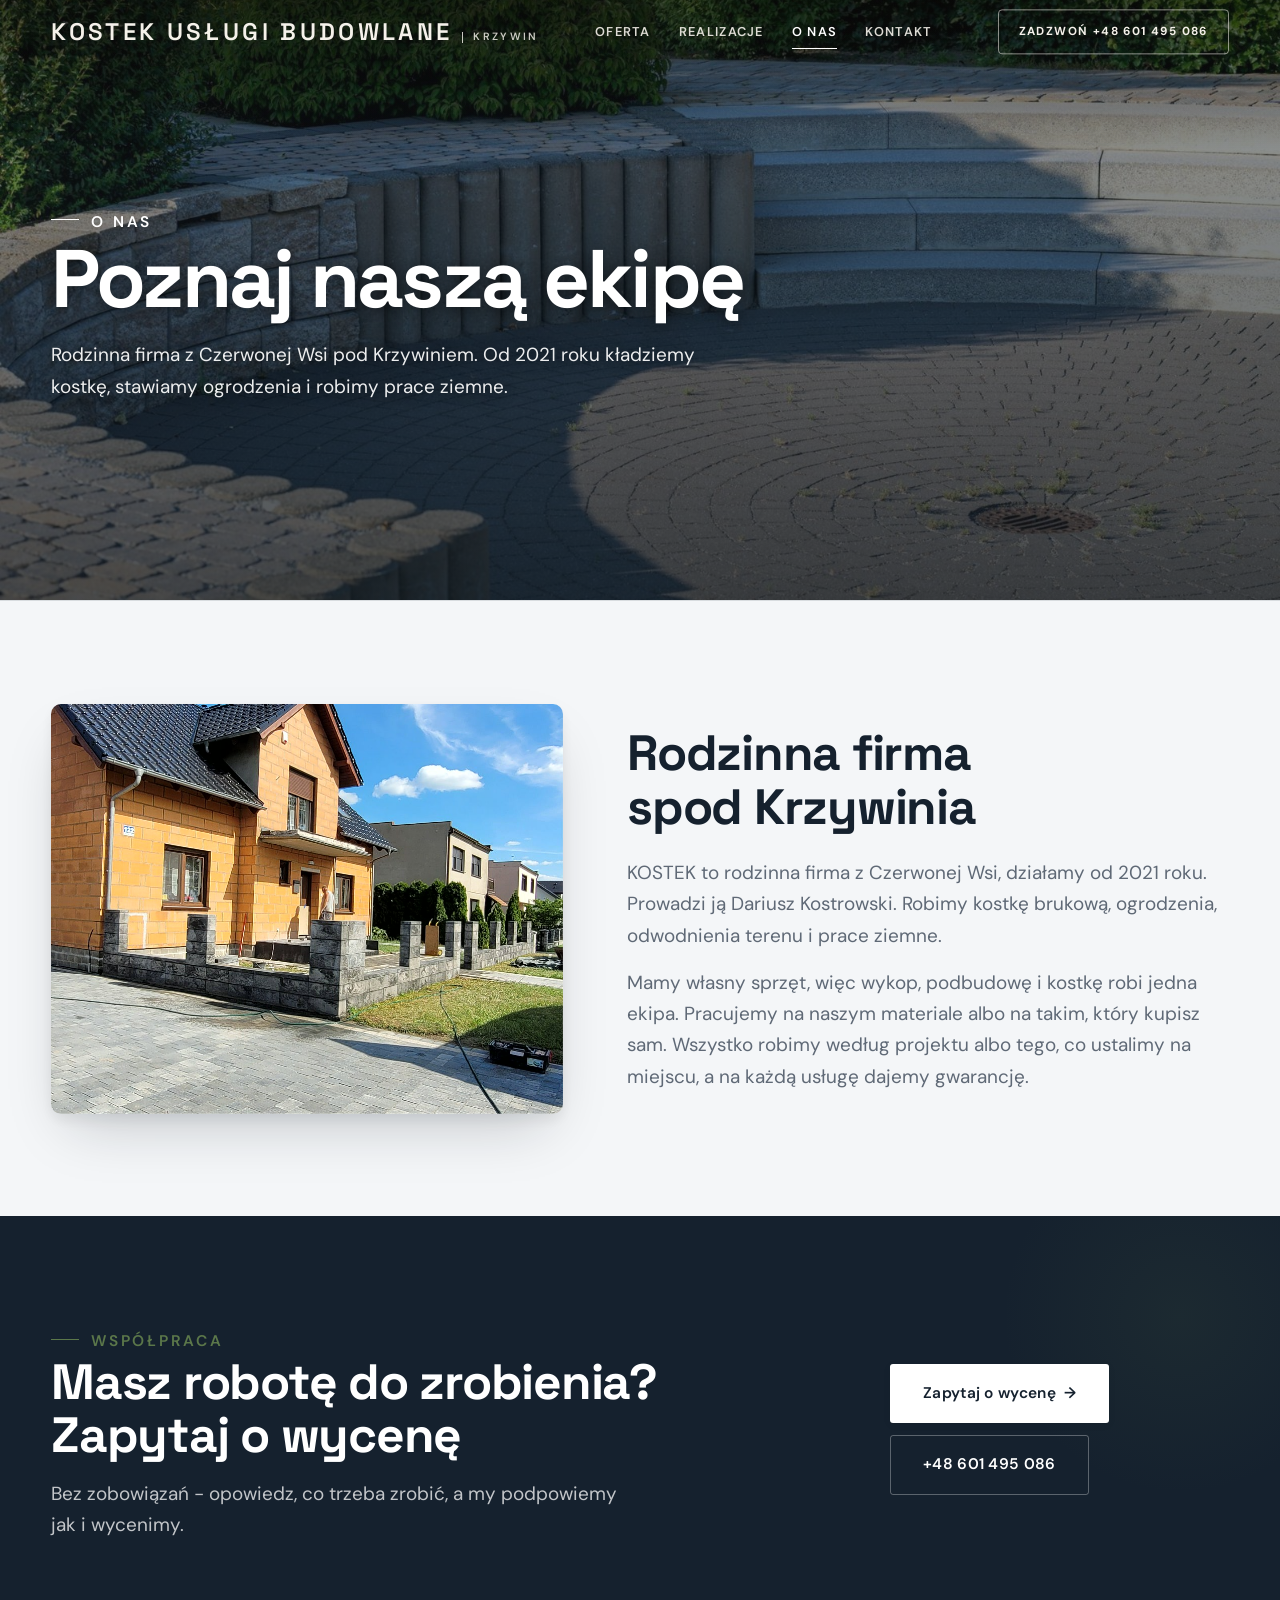
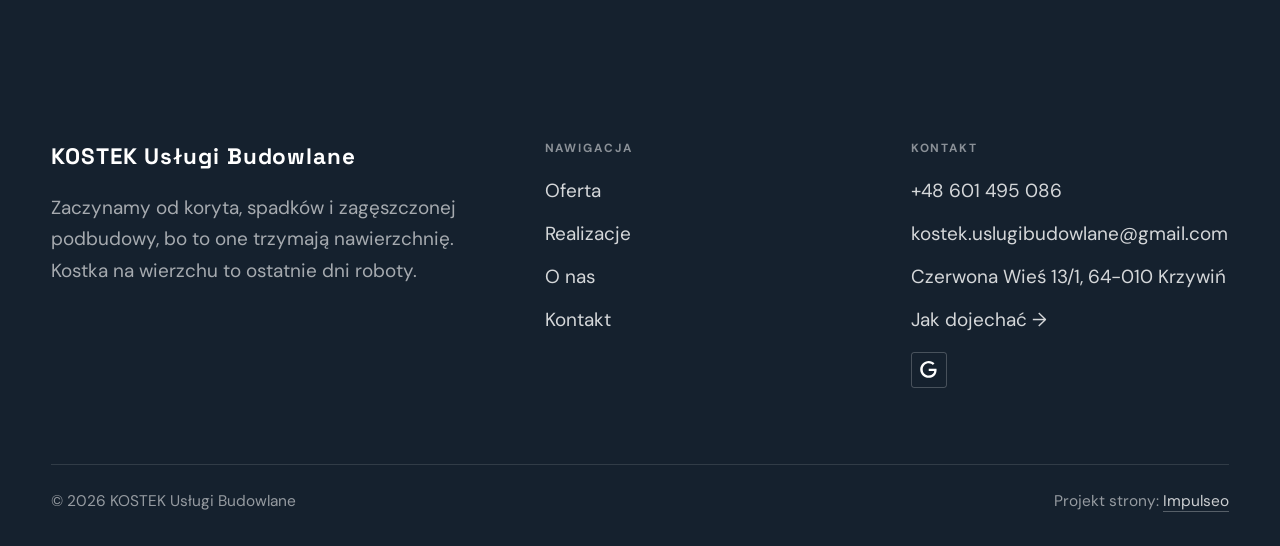
<file: o-nas.html>
<!DOCTYPE html>
<html lang="pl">
<head>
<meta charset="UTF-8">
<meta name="viewport" content="width=device-width, initial-scale=1.0">
<title>O nas - KOSTEK Usługi Budowlane</title>
<meta name="description" content="Brukarz w Krzywiniu: podjazdy, tarasy, place, obrzeża i odwodnienia. Zagęszczana podbudowa, cena z pomiaru, gwarancja na robotę. Zadzwoń: +48 601 495 086.">
<link rel="canonical" href="https://kris20032.github.io/kostek-uslugi-budowlane/o-nas.html">
<meta name="robots" content="noindex, nofollow">
<meta property="og:type" content="website">
<meta property="og:locale" content="pl_PL">
<meta property="og:site_name" content="KOSTEK Usługi Budowlane">
<meta property="og:title" content="O nas - KOSTEK Usługi Budowlane">
<meta property="og:description" content="Brukarz w Krzywiniu: podjazdy, tarasy, place, obrzeża i odwodnienia. Zagęszczana podbudowa, cena z pomiaru, gwarancja na robotę. Zadzwoń: +48 601 495 086.">
<meta property="og:url" content="https://kris20032.github.io/kostek-uslugi-budowlane/o-nas.html">
<meta property="og:image" content="https://kris20032.github.io/kostek-uslugi-budowlane/img/og.jpg">
<meta property="og:image:width" content="1200">
<meta property="og:image:height" content="630">
<meta name="twitter:card" content="summary_large_image">
<link rel="preconnect" href="https://fonts.googleapis.com">
<link rel="preconnect" href="https://fonts.gstatic.com" crossorigin>
<link href="https://fonts.googleapis.com/css2?family=Space+Grotesk:wght@500;600;700&family=DM+Sans:opsz,wght@9..40,400;9..40,500;9..40,600&display=swap" rel="stylesheet">
<link rel="stylesheet" href="assets/styles.css?v=7b35ef9e">
</head>
<body>

<header class="nav">
  <div class="wrap nav-inner">
    <a class="brand" href="index.html"><span class="name">KOSTEK Usługi Budowlane</span><span class="sub">Krzywiń</span></a>
    <nav class="nav-links">
      <a href="oferta.html">Oferta</a>
      <a href="realizacje.html">Realizacje</a>
      <a href="o-nas.html" class="active" aria-current="page">O nas</a>
      <a href="kontakt.html">Kontakt</a>
      <a href="tel:+48601495086" class="btn btn-accent">Zadzwoń +48 601 495 086</a>
    </nav>
    <button class="nav-toggle" aria-label="Menu"><span></span><span></span><span></span></button>
  </div>
</header>

<main>
<section class="pagehead">
  <img src="img/g3.jpg" alt="KOSTEK Usługi Budowlane - Poznaj naszą ekipę" width="1600" height="1066" decoding="async">
  <div class="wrap">
    <span class="eyebrow">O nas</span>
    <h1>Poznaj naszą ekipę</h1>
    <p>Rodzinna firma z Czerwonej Wsi pod Krzywiniem. Od 2021 roku kładziemy kostkę, stawiamy ogrodzenia i robimy prace ziemne.</p>
  </div>
</section>
<section>
  <div class="wrap split">
    <div class="split-art reveal"><img src="img/about.jpg" alt="KOSTEK Usługi Budowlane - podjazd i ogrodzenie" loading="lazy" width="1020" height="1020" decoding="async"></div>
    <div class="split-copy reveal">
      <h2>Rodzinna firma spod Krzywinia</h2>
      <p class="muted">KOSTEK to rodzinna firma z Czerwonej Wsi, działamy od 2021 roku. Prowadzi ją Dariusz Kostrowski. Robimy kostkę brukową, ogrodzenia, odwodnienia terenu i prace ziemne.</p>
      <p class="muted">Mamy własny sprzęt, więc wykop, podbudowę i kostkę robi jedna ekipa. Pracujemy na naszym materiale albo na takim, który kupisz sam. Wszystko robimy według projektu albo tego, co ustalimy na miejscu, a na każdą usługę dajemy gwarancję.</p>
    </div>
  </div>
</section>


<section class="cta">
  <div class="wrap">
    <div class="reveal">
      <span class="eyebrow">Współpraca</span>
      <h2>Masz robotę do zrobienia? Zapytaj o wycenę</h2>
      <p>Bez zobowiązań - opowiedz, co trzeba zrobić, a my podpowiemy jak i wycenimy.</p>
    </div>
    <div class="cta-actions reveal">
      <a href="kontakt.html" class="btn btn-light">Zapytaj o wycenę <span class="arr">→</span></a>
      <a href="tel:+48601495086" class="btn btn-ghost btn-ghost-cta">+48 601 495 086</a>
    </div>
  </div>
</section>
</main>

<footer>
  <div class="wrap">
    <div class="foot-grid">
      <div class="foot-brand">
        <div class="name">KOSTEK Usługi Budowlane</div>
        <p>Zaczynamy od koryta, spadków i zagęszczonej podbudowy, bo to one trzymają nawierzchnię. Kostka na wierzchu to ostatnie dni roboty.</p>
      </div>
      <div class="foot-col">
        <h4>Nawigacja</h4>
        <a href="oferta.html">Oferta</a>
        <a href="realizacje.html">Realizacje</a>
        <a href="o-nas.html">O nas</a>
        <a href="kontakt.html">Kontakt</a>
      </div>
      <div class="foot-col">
        <h4>Kontakt</h4>
        <a href="tel:+48601495086">+48 601 495 086</a>
        <a href="mailto:kostek.uslugibudowlane@gmail.com">kostek.uslugibudowlane@gmail.com</a>
        <p>Czerwona Wieś 13/1, 64-010 Krzywiń</p>
        <a href="https://maps.google.com/?cid=7721673894415438320&g_mp=Cidnb29nbGUubWFwcy5wbGFjZXMudjEuUGxhY2VzLlNlYXJjaFRleHQQAhgEIAA" target="_blank" rel="noopener">Jak dojechać →</a>
      <div class="foot-soc">
        <a class="soc" href="https://maps.google.com/?cid=7721673894415438320&g_mp=Cidnb29nbGUubWFwcy5wbGFjZXMudjEuUGxhY2VzLlNlYXJjaFRleHQQAhgEIAA" target="_blank" rel="noopener" aria-label="Google - KOSTEK Usługi Budowlane"><svg viewBox="0 0 24 24" aria-hidden="true" focusable="false"><path d="M12.48 10.92v3.28h7.84c-.24 1.84-.853 3.187-1.787 4.133-1.147 1.147-2.933 2.4-6.053 2.4-4.827 0-8.6-3.893-8.6-8.72s3.773-8.72 8.6-8.72c2.6 0 4.507 1.027 5.907 2.347l2.307-2.307C18.747 1.44 16.133 0 12.48 0 5.867 0 .307 5.387.307 12s5.56 12 12.173 12c3.573 0 6.267-1.173 8.373-3.36 2.16-2.16 2.84-5.213 2.84-7.667 0-.76-.053-1.467-.173-2.053H12.48z" fill="currentColor"/></svg></a>
      </div>
      </div>
    </div>
    <div class="foot-bot">
      <span>© 2026 KOSTEK Usługi Budowlane</span>
      <span>Projekt strony: <a class="foot-credit" href="https://impulseo.pl" target="_blank" rel="noopener">Impulseo</a></span>
    </div>
  </div>
</footer>
<div class="sticky-call"><a class="sc-call" href="tel:+48601495086"><svg class="ico-tel" width="16" height="16" viewBox="0 0 24 24" fill="none" aria-hidden="true"><path d="M6.6 10.8a15.5 15.5 0 0 0 6.6 6.6l2.2-2.2a1 1 0 0 1 1-.24 11.4 11.4 0 0 0 3.6.58 1 1 0 0 1 1 1V20a1 1 0 0 1-1 1A17 17 0 0 1 3 4a1 1 0 0 1 1-1h3.5a1 1 0 0 1 1 1c0 1.25.2 2.46.58 3.6a1 1 0 0 1-.25 1l-2.23 2.2Z" fill="currentColor"/></svg> Zadzwoń</a><a class="sc-quote" href="kontakt.html">Zadzwoń po wycenę</a></div>
<div class="demo-wazne" data-do="2026-10-05" data-cykl="3" hidden><svg class="dw-ico" width="13" height="13" viewBox="0 0 24 24" fill="none" aria-hidden="true"><circle cx="12" cy="12" r="8.6" stroke="currentColor" stroke-width="1.8"/><path d="M12 7.2V12l3.3 2" stroke="currentColor" stroke-width="1.8" stroke-linecap="round"/></svg><span class="dw-txt"></span></div>

<script src="assets/main.js"></script>
</body>
</html>
</file>
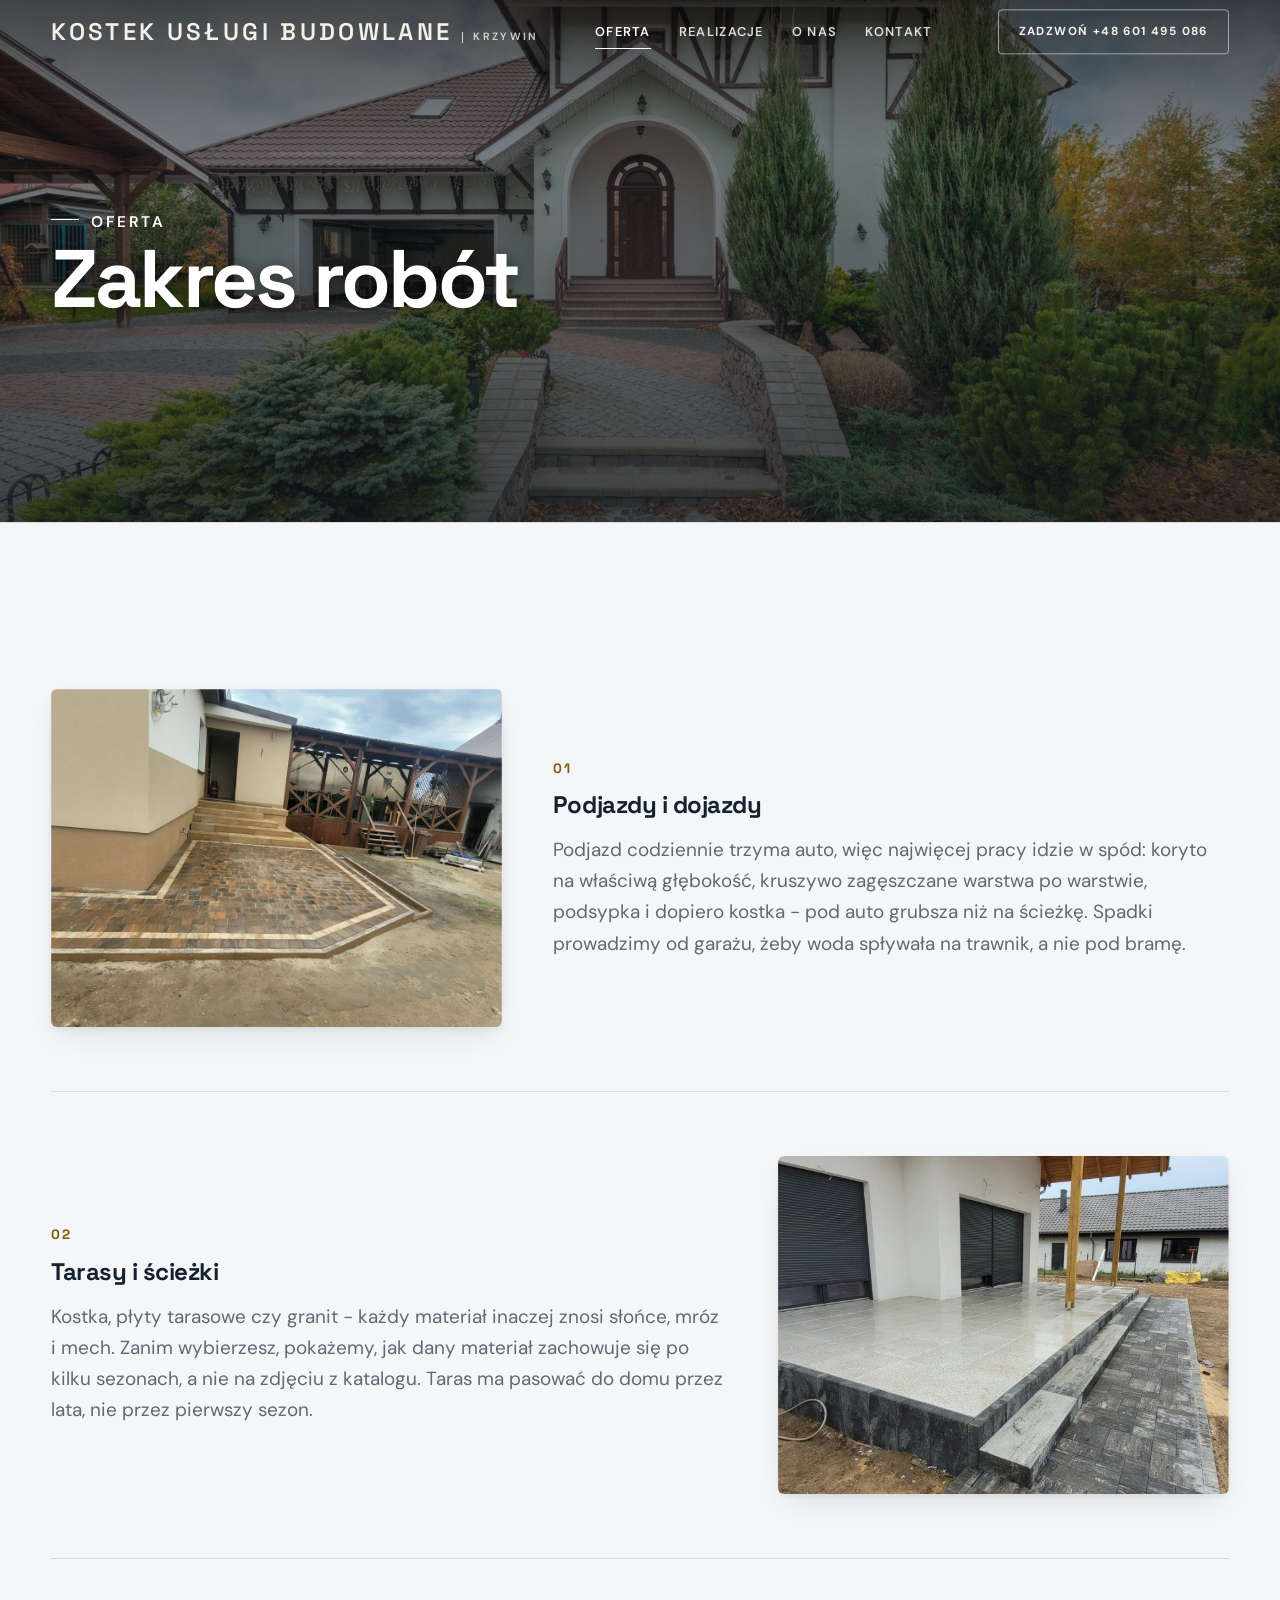
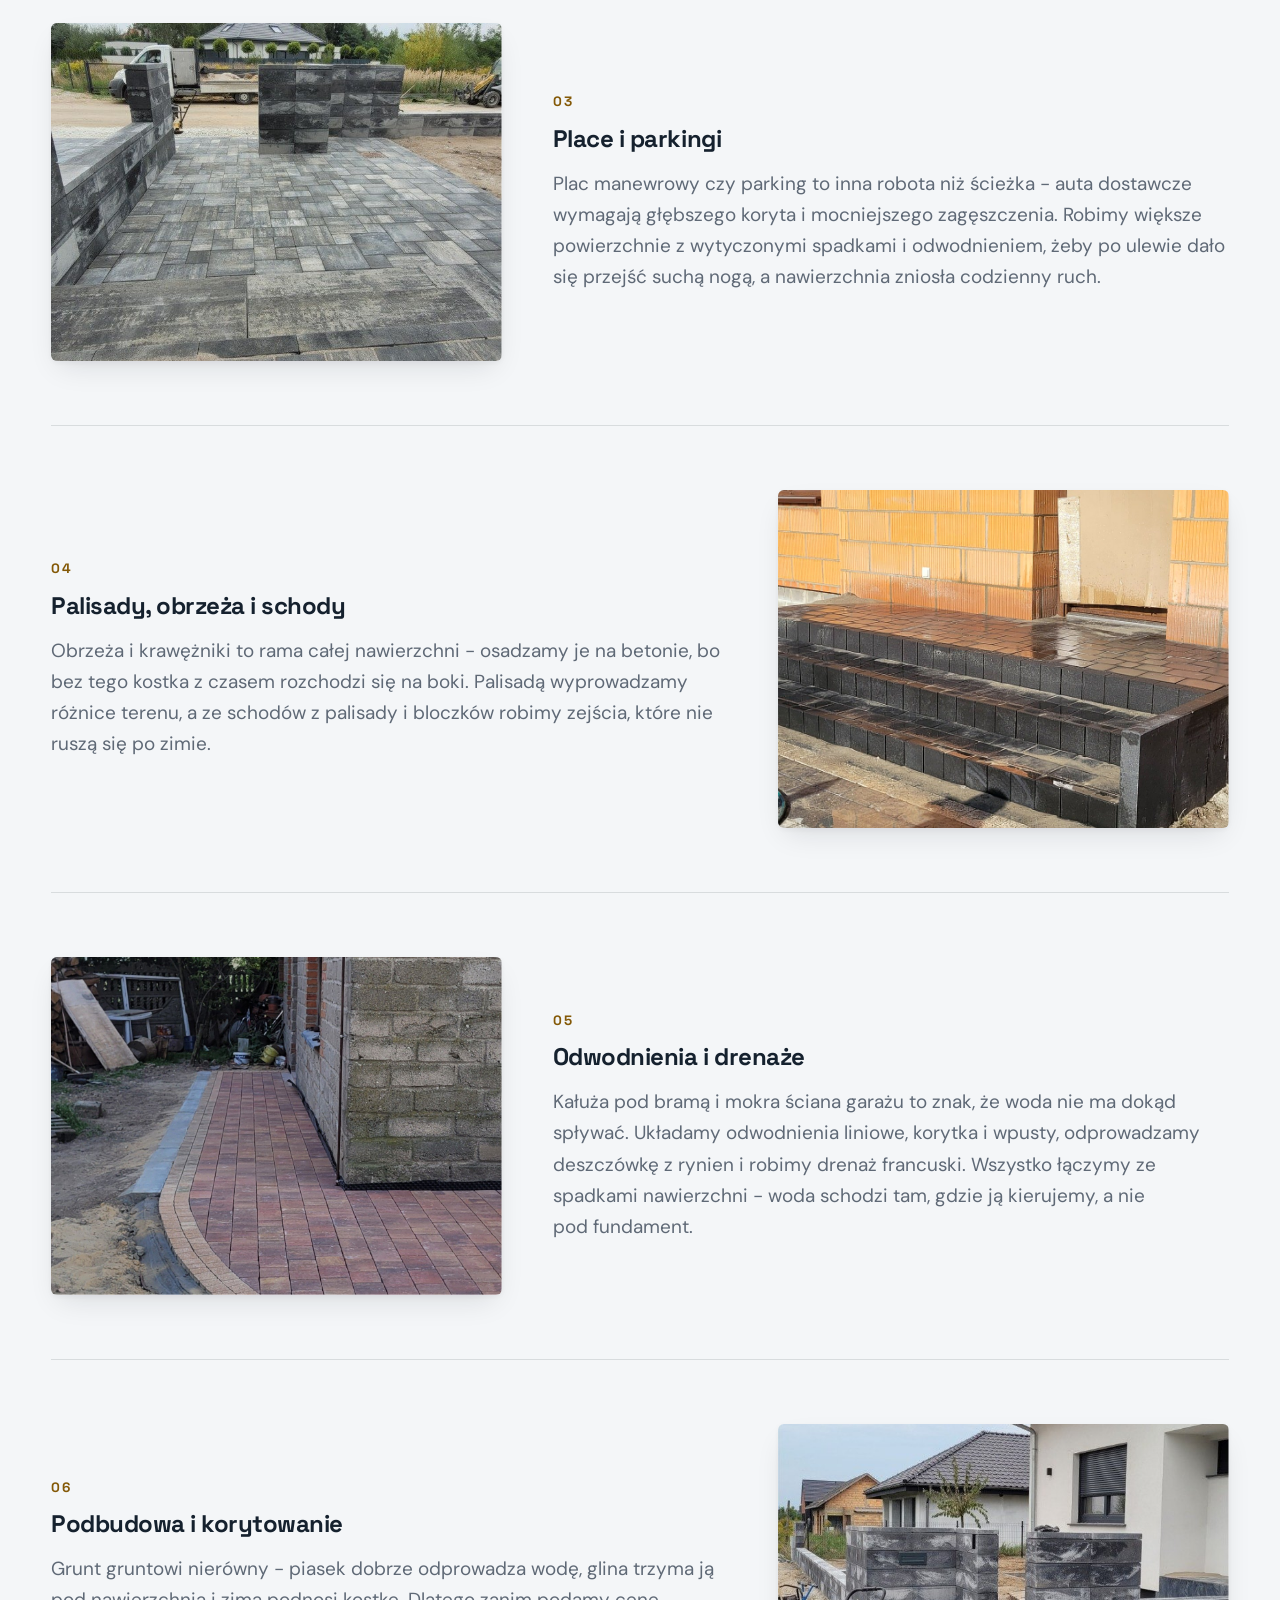
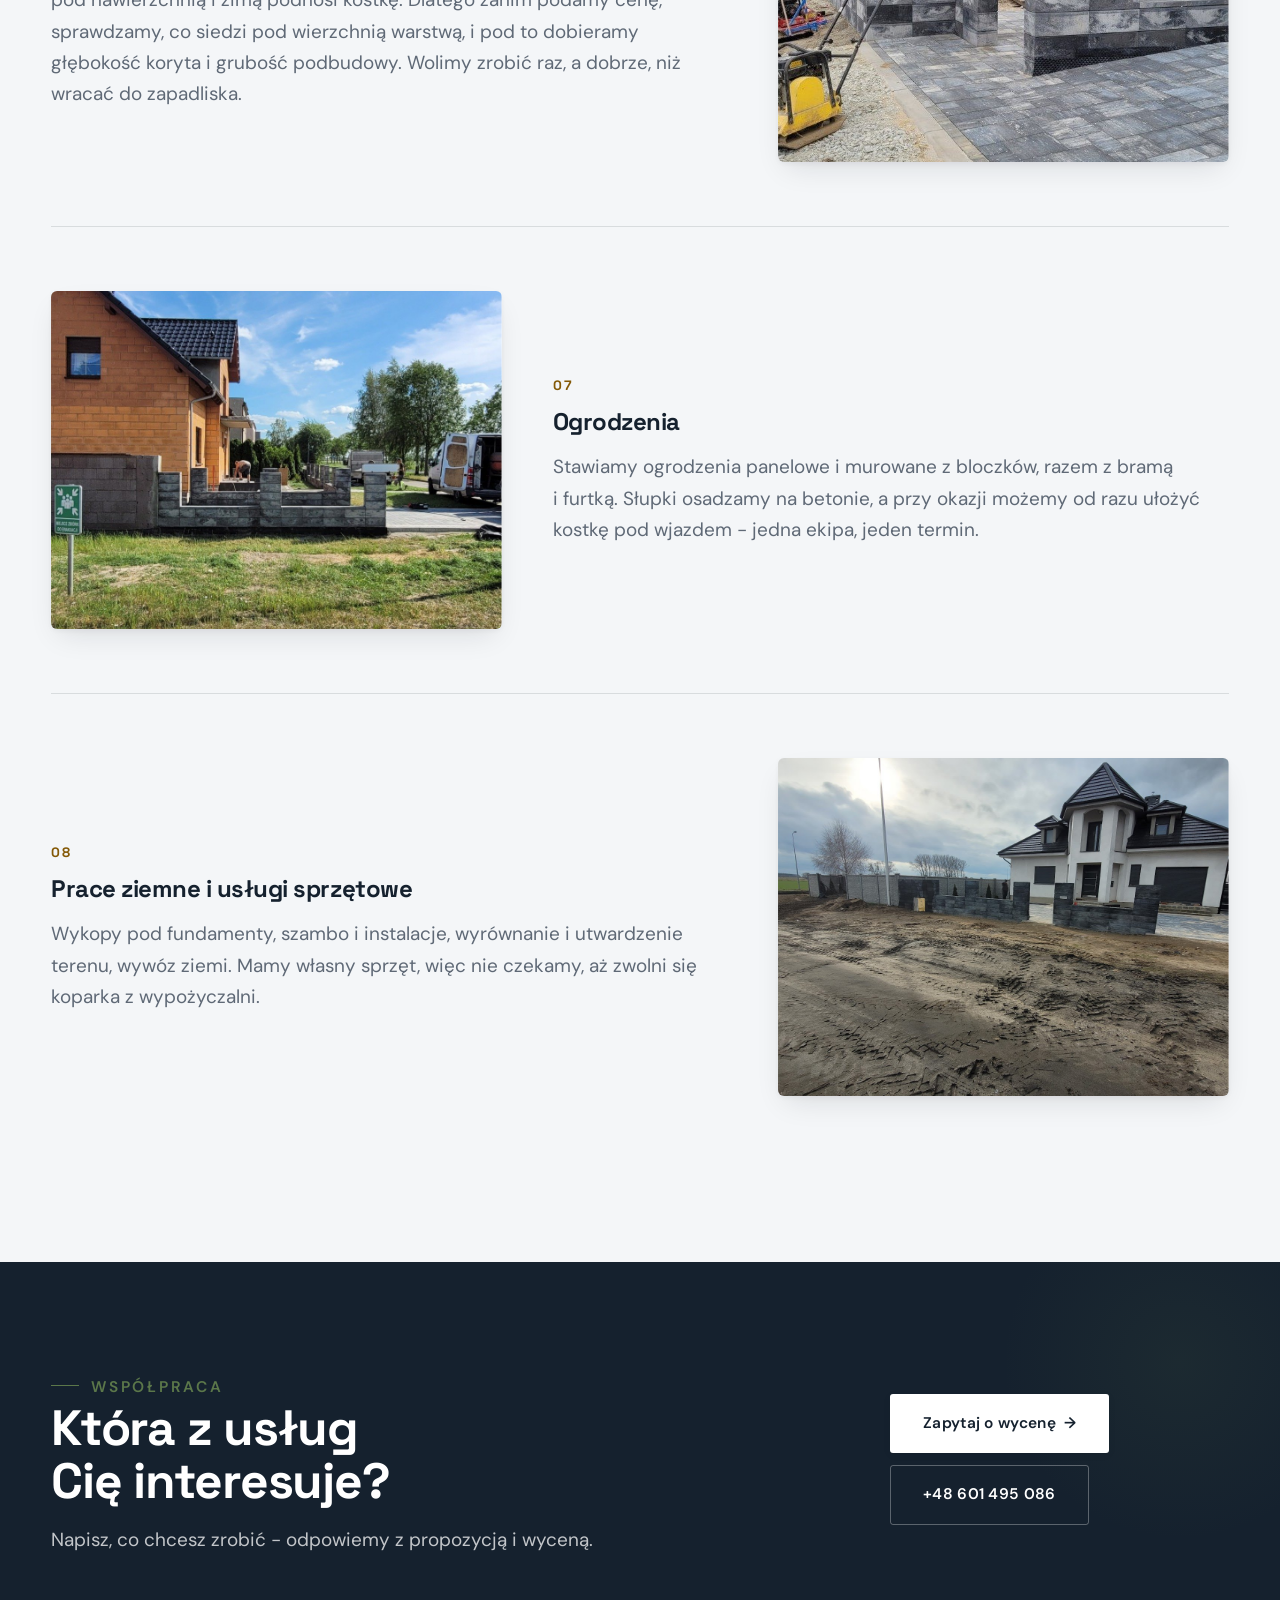
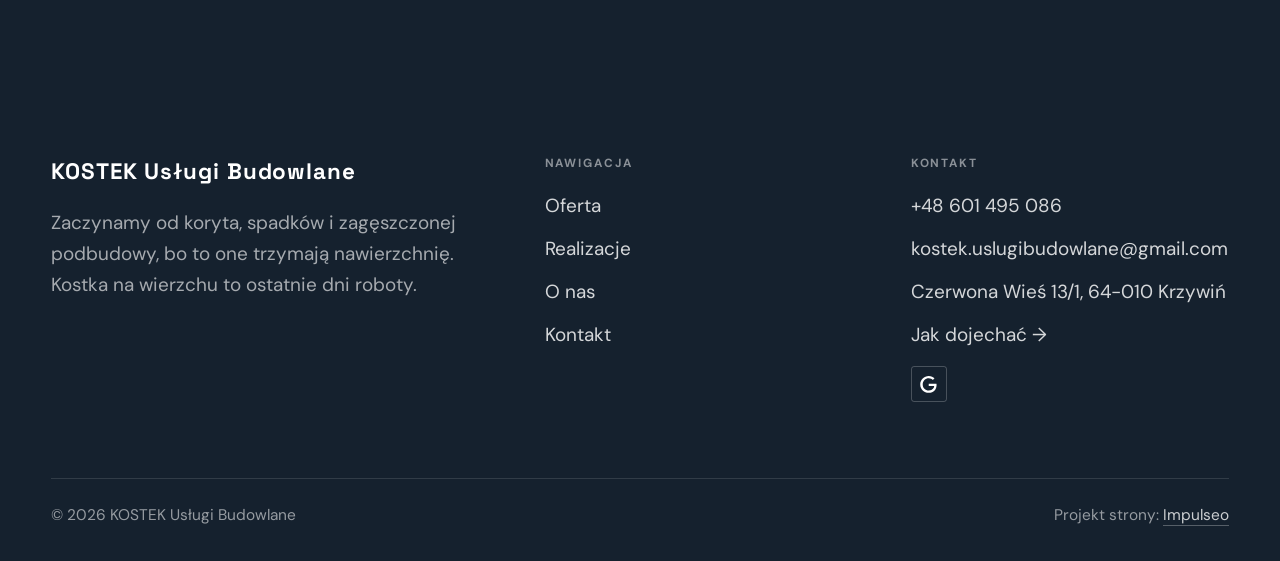
<file: oferta.html>
<!DOCTYPE html>
<html lang="pl">
<head>
<meta charset="UTF-8">
<meta name="viewport" content="width=device-width, initial-scale=1.0">
<title>Oferta - KOSTEK Usługi Budowlane</title>
<meta name="description" content="Brukarz w Krzywiniu: podjazdy, tarasy, place, obrzeża i odwodnienia. Zagęszczana podbudowa, cena z pomiaru, gwarancja na robotę. Zadzwoń: +48 601 495 086.">
<link rel="canonical" href="https://kris20032.github.io/kostek-uslugi-budowlane/oferta.html">
<meta name="robots" content="noindex, nofollow">
<meta property="og:type" content="website">
<meta property="og:locale" content="pl_PL">
<meta property="og:site_name" content="KOSTEK Usługi Budowlane">
<meta property="og:title" content="Oferta - KOSTEK Usługi Budowlane">
<meta property="og:description" content="Brukarz w Krzywiniu: podjazdy, tarasy, place, obrzeża i odwodnienia. Zagęszczana podbudowa, cena z pomiaru, gwarancja na robotę. Zadzwoń: +48 601 495 086.">
<meta property="og:url" content="https://kris20032.github.io/kostek-uslugi-budowlane/oferta.html">
<meta property="og:image" content="https://kris20032.github.io/kostek-uslugi-budowlane/img/og.jpg">
<meta property="og:image:width" content="1200">
<meta property="og:image:height" content="630">
<meta name="twitter:card" content="summary_large_image">
<link rel="preconnect" href="https://fonts.googleapis.com">
<link rel="preconnect" href="https://fonts.gstatic.com" crossorigin>
<link href="https://fonts.googleapis.com/css2?family=Space+Grotesk:wght@500;600;700&family=DM+Sans:opsz,wght@9..40,400;9..40,500;9..40,600&display=swap" rel="stylesheet">
<link rel="stylesheet" href="assets/styles.css?v=7b35ef9e">
</head>
<body>

<header class="nav">
  <div class="wrap nav-inner">
    <a class="brand" href="index.html"><span class="name">KOSTEK Usługi Budowlane</span><span class="sub">Krzywiń</span></a>
    <nav class="nav-links">
      <a href="oferta.html" class="active" aria-current="page">Oferta</a>
      <a href="realizacje.html">Realizacje</a>
      <a href="o-nas.html">O nas</a>
      <a href="kontakt.html">Kontakt</a>
      <a href="tel:+48601495086" class="btn btn-accent">Zadzwoń +48 601 495 086</a>
    </nav>
    <button class="nav-toggle" aria-label="Menu"><span></span><span></span><span></span></button>
  </div>
</header>

<main>
<section class="pagehead">
  <img src="img/g2.jpg" alt="KOSTEK Usługi Budowlane - Zakres robót" width="1600" height="1068" decoding="async">
  <div class="wrap">
    <span class="eyebrow">Oferta</span>
    <h1>Zakres robót</h1>
  </div>
</section>
<section>
  <div class="wrap">
    <div class="svc-row reveal">
      <div class="svc-row-art"><img src="img/svc-podjazd.jpg" alt="Podjazdy i dojazdy" loading="lazy" width="1524" height="798" decoding="async"></div>
      <div>
        <span class="num">01</span>
        <h3>Podjazdy i dojazdy</h3>
        <p class="muted">Podjazd codziennie trzyma auto, więc najwięcej pracy idzie w spód: koryto na właściwą głębokość, kruszywo zagęszczane warstwa po warstwie, podsypka i dopiero kostka - pod auto grubsza niż na ścieżkę. Spadki prowadzimy od garażu, żeby woda spływała na trawnik, a nie pod bramę.</p>
      </div>
    </div>
    <div class="svc-row rev reveal">
      <div class="svc-row-art"><img src="img/svc-taras.jpg" alt="Tarasy i ścieżki" loading="lazy" width="680" height="678" decoding="async"></div>
      <div>
        <span class="num">02</span>
        <h3>Tarasy i ścieżki</h3>
        <p class="muted">Kostka, płyty tarasowe czy granit - każdy materiał inaczej znosi słońce, mróz i mech. Zanim wybierzesz, pokażemy, jak dany materiał zachowuje się po kilku sezonach, a nie na zdjęciu z katalogu. Taras ma pasować do domu przez lata, nie przez pierwszy sezon.</p>
      </div>
    </div>
    <div class="svc-row reveal">
      <div class="svc-row-art"><img src="img/svc-plac.jpg" alt="Place i parkingi" loading="lazy" width="678" height="637" decoding="async"></div>
      <div>
        <span class="num">03</span>
        <h3>Place i parkingi</h3>
        <p class="muted">Plac manewrowy czy parking to inna robota niż ścieżka - auta dostawcze wymagają głębszego koryta i mocniejszego zagęszczenia. Robimy większe powierzchnie z wytyczonymi spadkami i odwodnieniem, żeby po ulewie dało się przejść suchą nogą, a nawierzchnia zniosła codzienny ruch.</p>
      </div>
    </div>
    <div class="svc-row rev reveal">
      <div class="svc-row-art"><img src="img/g16.jpg" alt="Palisady, obrzeża i schody" loading="lazy" width="1020" height="1020" decoding="async"></div>
      <div>
        <span class="num">04</span>
        <h3>Palisady, obrzeża i schody</h3>
        <p class="muted">Obrzeża i krawężniki to rama całej nawierzchni - osadzamy je na betonie, bo bez tego kostka z czasem rozchodzi się na boki. Palisadą wyprowadzamy różnice terenu, a ze schodów z palisady i bloczków robimy zejścia, które nie ruszą się po zimie.</p>
      </div>
    </div>
    <div class="svc-row reveal">
      <div class="svc-row-art"><img src="img/svc-opaska.jpg" alt="Odwodnienia i drenaże" loading="lazy" width="1479" height="984" decoding="async"></div>
      <div>
        <span class="num">05</span>
        <h3>Odwodnienia i drenaże</h3>
        <p class="muted">Kałuża pod bramą i mokra ściana garażu to znak, że woda nie ma dokąd spływać. Układamy odwodnienia liniowe, korytka i wpusty, odprowadzamy deszczówkę z rynien i robimy drenaż francuski. Wszystko łączymy ze spadkami nawierzchni - woda schodzi tam, gdzie ją kierujemy, a nie pod fundament.</p>
      </div>
    </div>
    <div class="svc-row rev reveal">
      <div class="svc-row-art"><img src="img/svc-podbudowa.jpg" alt="Podbudowa i korytowanie" loading="lazy" width="674" height="674" decoding="async"></div>
      <div>
        <span class="num">06</span>
        <h3>Podbudowa i korytowanie</h3>
        <p class="muted">Grunt gruntowi nierówny - piasek dobrze odprowadza wodę, glina trzyma ją pod nawierzchnią i zimą podnosi kostkę. Dlatego zanim podamy cenę, sprawdzamy, co siedzi pod wierzchnią warstwą, i pod to dobieramy głębokość koryta i grubość podbudowy. Wolimy zrobić raz, a dobrze, niż wracać do zapadliska.</p>
      </div>
    </div>
    <div class="svc-row reveal">
      <div class="svc-row-art"><img src="img/svc-ogrodzenie.jpg" alt="Ogrodzenia" loading="lazy" width="1020" height="1020" decoding="async"></div>
      <div>
        <span class="num">07</span>
        <h3>Ogrodzenia</h3>
        <p class="muted">Stawiamy ogrodzenia panelowe i murowane z bloczków, razem z bramą i furtką. Słupki osadzamy na betonie, a przy okazji możemy od razu ułożyć kostkę pod wjazdem - jedna ekipa, jeden termin.</p>
      </div>
    </div>
    <div class="svc-row rev reveal">
      <div class="svc-row-art"><img src="img/svc-ziemne.jpg" alt="Prace ziemne" loading="lazy" width="1600" height="902" decoding="async"></div>
      <div>
        <span class="num">08</span>
        <h3>Prace ziemne i usługi sprzętowe</h3>
        <p class="muted">Wykopy pod fundamenty, szambo i instalacje, wyrównanie i utwardzenie terenu, wywóz ziemi. Mamy własny sprzęt, więc nie czekamy, aż zwolni się koparka z wypożyczalni.</p>
      </div>
    </div>
  </div>
</section>

<section class="cta">
  <div class="wrap">
    <div class="reveal">
      <span class="eyebrow">Współpraca</span>
      <h2>Która z usług Cię interesuje?</h2>
      <p>Napisz, co chcesz zrobić - odpowiemy z propozycją i wyceną.</p>
    </div>
    <div class="cta-actions reveal">
      <a href="kontakt.html" class="btn btn-light">Zapytaj o wycenę <span class="arr">→</span></a>
      <a href="tel:+48601495086" class="btn btn-ghost btn-ghost-cta">+48 601 495 086</a>
    </div>
  </div>
</section>
</main>

<footer>
  <div class="wrap">
    <div class="foot-grid">
      <div class="foot-brand">
        <div class="name">KOSTEK Usługi Budowlane</div>
        <p>Zaczynamy od koryta, spadków i zagęszczonej podbudowy, bo to one trzymają nawierzchnię. Kostka na wierzchu to ostatnie dni roboty.</p>
      </div>
      <div class="foot-col">
        <h4>Nawigacja</h4>
        <a href="oferta.html">Oferta</a>
        <a href="realizacje.html">Realizacje</a>
        <a href="o-nas.html">O nas</a>
        <a href="kontakt.html">Kontakt</a>
      </div>
      <div class="foot-col">
        <h4>Kontakt</h4>
        <a href="tel:+48601495086">+48 601 495 086</a>
        <a href="mailto:kostek.uslugibudowlane@gmail.com">kostek.uslugibudowlane@gmail.com</a>
        <p>Czerwona Wieś 13/1, 64-010 Krzywiń</p>
        <a href="https://maps.google.com/?cid=7721673894415438320&g_mp=Cidnb29nbGUubWFwcy5wbGFjZXMudjEuUGxhY2VzLlNlYXJjaFRleHQQAhgEIAA" target="_blank" rel="noopener">Jak dojechać →</a>
      <div class="foot-soc">
        <a class="soc" href="https://maps.google.com/?cid=7721673894415438320&g_mp=Cidnb29nbGUubWFwcy5wbGFjZXMudjEuUGxhY2VzLlNlYXJjaFRleHQQAhgEIAA" target="_blank" rel="noopener" aria-label="Google - KOSTEK Usługi Budowlane"><svg viewBox="0 0 24 24" aria-hidden="true" focusable="false"><path d="M12.48 10.92v3.28h7.84c-.24 1.84-.853 3.187-1.787 4.133-1.147 1.147-2.933 2.4-6.053 2.4-4.827 0-8.6-3.893-8.6-8.72s3.773-8.72 8.6-8.72c2.6 0 4.507 1.027 5.907 2.347l2.307-2.307C18.747 1.44 16.133 0 12.48 0 5.867 0 .307 5.387.307 12s5.56 12 12.173 12c3.573 0 6.267-1.173 8.373-3.36 2.16-2.16 2.84-5.213 2.84-7.667 0-.76-.053-1.467-.173-2.053H12.48z" fill="currentColor"/></svg></a>
      </div>
      </div>
    </div>
    <div class="foot-bot">
      <span>© 2026 KOSTEK Usługi Budowlane</span>
      <span>Projekt strony: <a class="foot-credit" href="https://impulseo.pl" target="_blank" rel="noopener">Impulseo</a></span>
    </div>
  </div>
</footer>
<div class="sticky-call"><a class="sc-call" href="tel:+48601495086"><svg class="ico-tel" width="16" height="16" viewBox="0 0 24 24" fill="none" aria-hidden="true"><path d="M6.6 10.8a15.5 15.5 0 0 0 6.6 6.6l2.2-2.2a1 1 0 0 1 1-.24 11.4 11.4 0 0 0 3.6.58 1 1 0 0 1 1 1V20a1 1 0 0 1-1 1A17 17 0 0 1 3 4a1 1 0 0 1 1-1h3.5a1 1 0 0 1 1 1c0 1.25.2 2.46.58 3.6a1 1 0 0 1-.25 1l-2.23 2.2Z" fill="currentColor"/></svg> Zadzwoń</a><a class="sc-quote" href="kontakt.html">Zadzwoń po wycenę</a></div>
<div class="demo-wazne" data-do="2026-10-05" data-cykl="3" hidden><svg class="dw-ico" width="13" height="13" viewBox="0 0 24 24" fill="none" aria-hidden="true"><circle cx="12" cy="12" r="8.6" stroke="currentColor" stroke-width="1.8"/><path d="M12 7.2V12l3.3 2" stroke="currentColor" stroke-width="1.8" stroke-linecap="round"/></svg><span class="dw-txt"></span></div>

<script src="assets/main.js"></script>
</body>
</html>
</file>
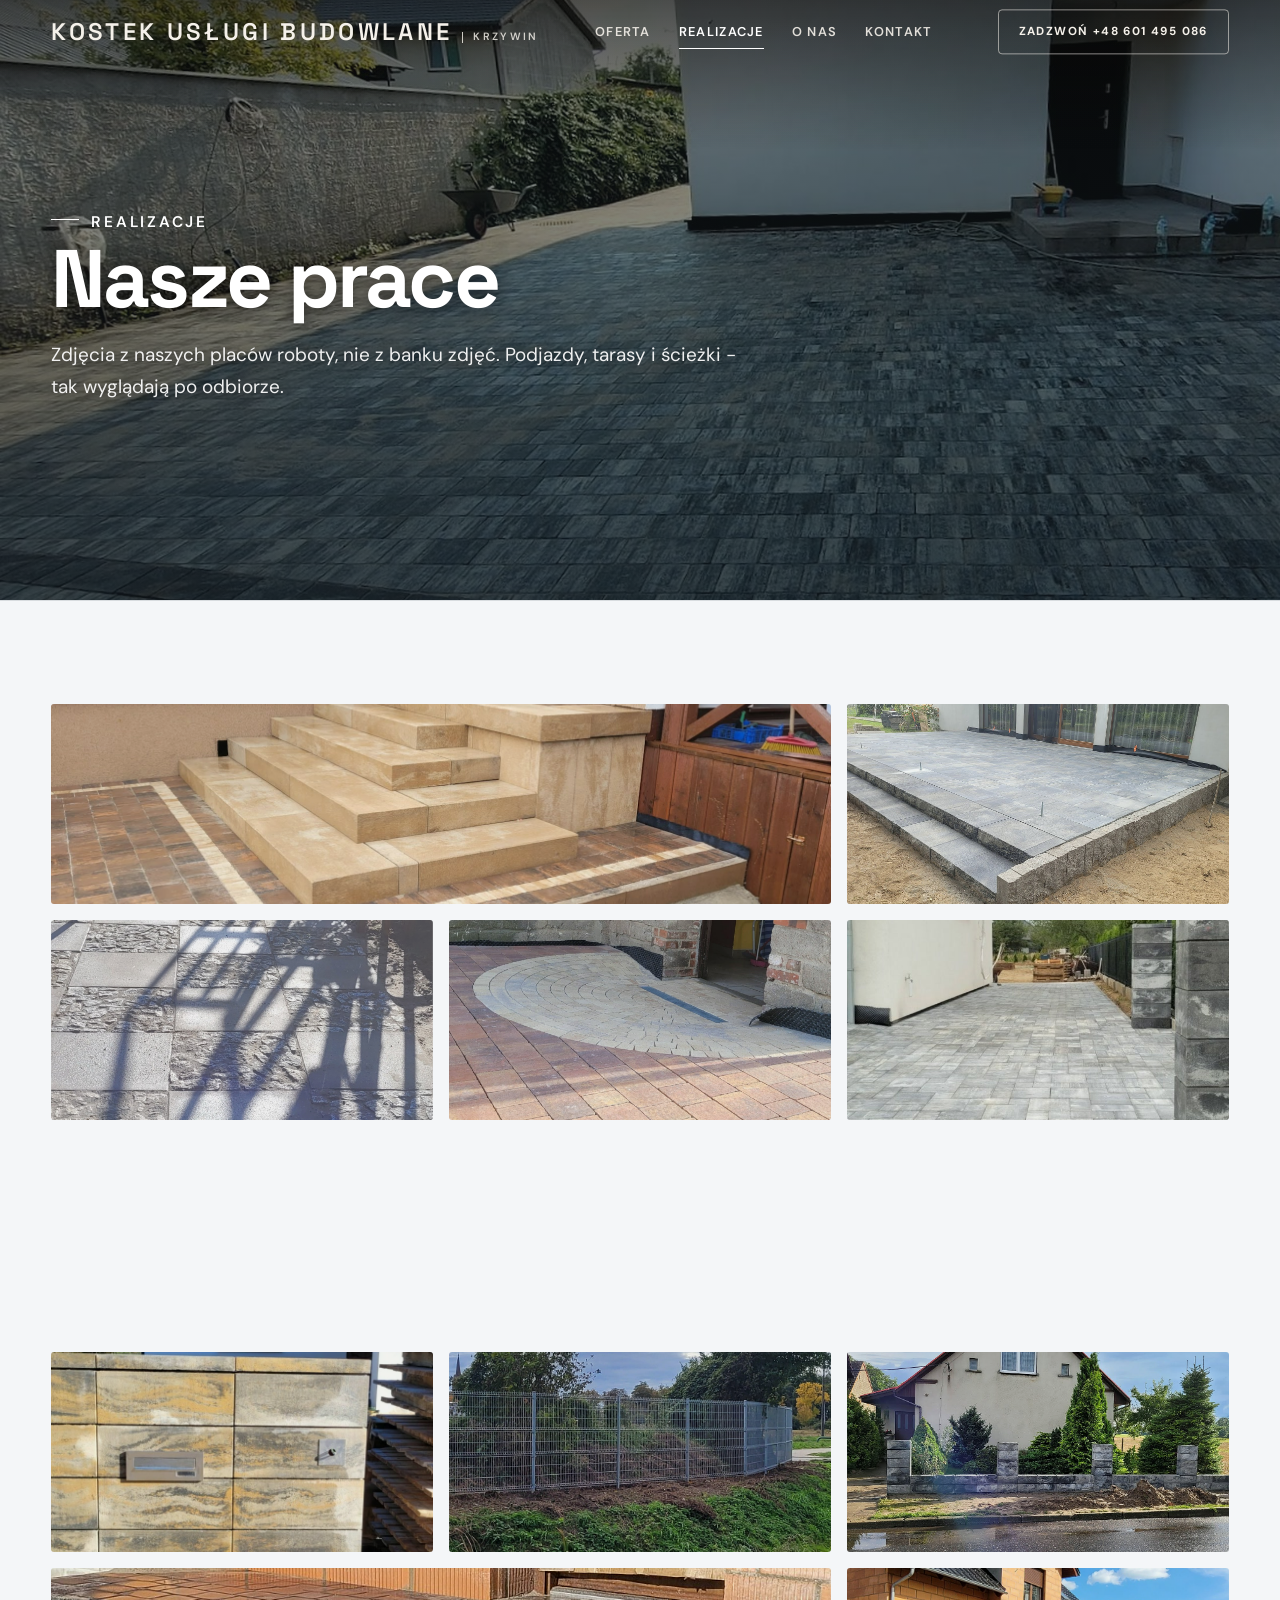
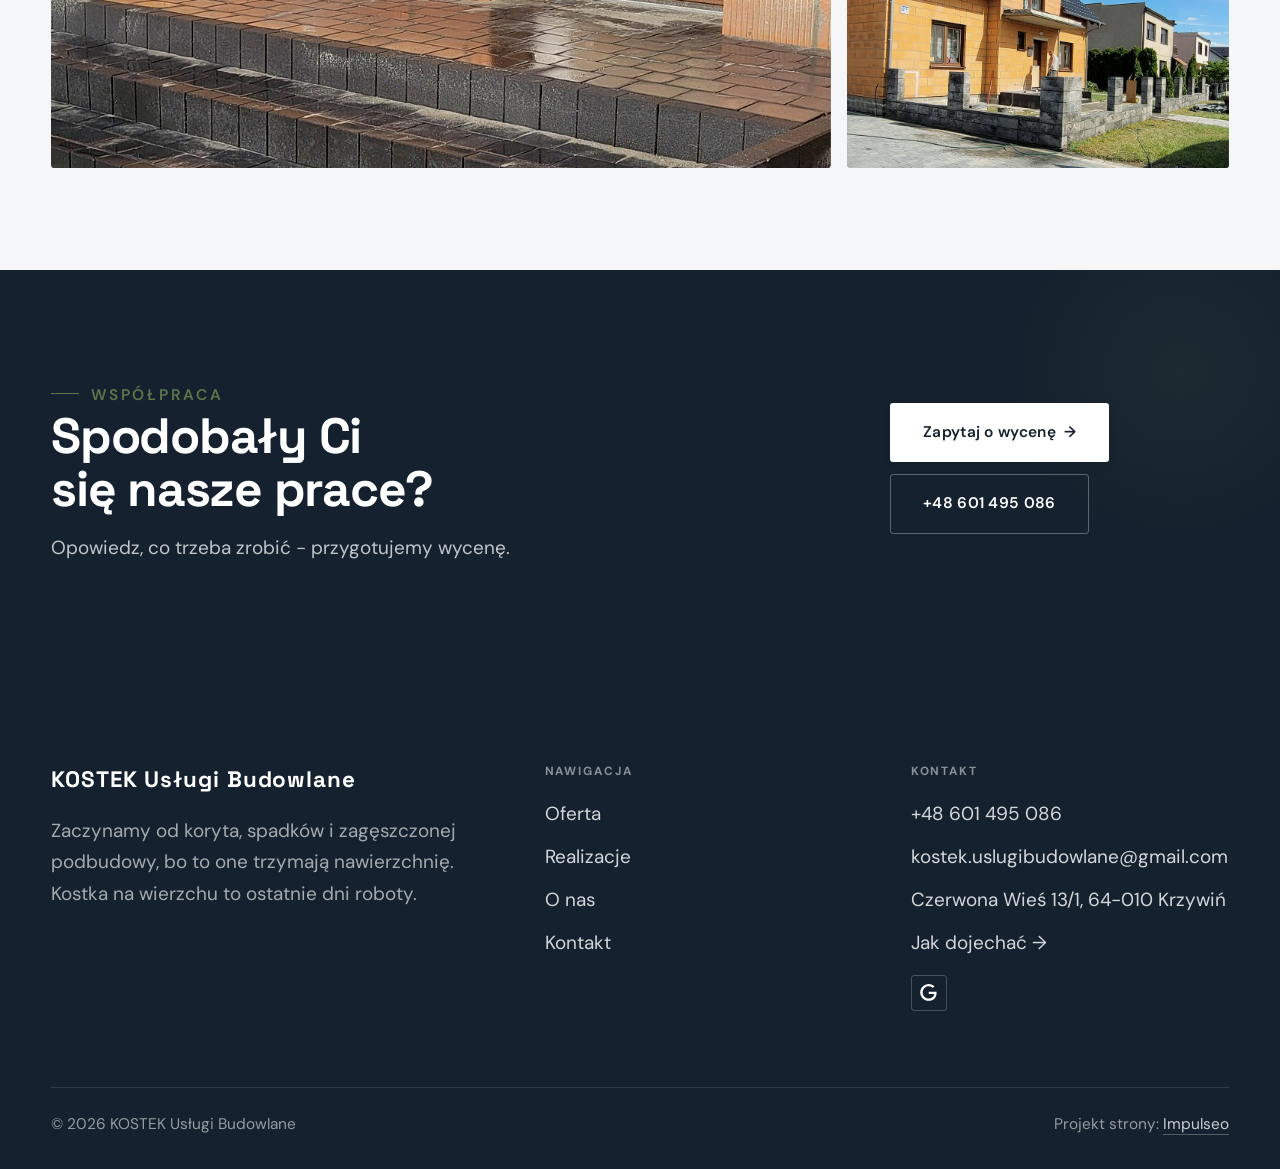
<file: realizacje.html>
<!DOCTYPE html>
<html lang="pl">
<head>
<meta charset="UTF-8">
<meta name="viewport" content="width=device-width, initial-scale=1.0">
<title>Realizacje - KOSTEK Usługi Budowlane</title>
<meta name="description" content="Realizacje KOSTEK Usługi Budowlane: Podjazd z kostki, Taras przy domu, Ścieżka w ogrodzie, Schody z palisadą, Obrzeża i krawężniki">
<link rel="canonical" href="https://kris20032.github.io/kostek-uslugi-budowlane/realizacje.html">
<meta name="robots" content="noindex, nofollow">
<meta property="og:type" content="website">
<meta property="og:locale" content="pl_PL">
<meta property="og:site_name" content="KOSTEK Usługi Budowlane">
<meta property="og:title" content="Realizacje - KOSTEK Usługi Budowlane">
<meta property="og:description" content="Realizacje KOSTEK Usługi Budowlane: Podjazd z kostki, Taras przy domu, Ścieżka w ogrodzie, Schody z palisadą, Obrzeża i krawężniki">
<meta property="og:url" content="https://kris20032.github.io/kostek-uslugi-budowlane/realizacje.html">
<meta property="og:image" content="https://kris20032.github.io/kostek-uslugi-budowlane/img/og.jpg">
<meta property="og:image:width" content="1200">
<meta property="og:image:height" content="630">
<meta name="twitter:card" content="summary_large_image">
<link rel="preconnect" href="https://fonts.googleapis.com">
<link rel="preconnect" href="https://fonts.gstatic.com" crossorigin>
<link href="https://fonts.googleapis.com/css2?family=Space+Grotesk:wght@500;600;700&family=DM+Sans:opsz,wght@9..40,400;9..40,500;9..40,600&display=swap" rel="stylesheet">
<link rel="stylesheet" href="assets/styles.css?v=7b35ef9e">
</head>
<body>

<header class="nav">
  <div class="wrap nav-inner">
    <a class="brand" href="index.html"><span class="name">KOSTEK Usługi Budowlane</span><span class="sub">Krzywiń</span></a>
    <nav class="nav-links">
      <a href="oferta.html">Oferta</a>
      <a href="realizacje.html" class="active" aria-current="page">Realizacje</a>
      <a href="o-nas.html">O nas</a>
      <a href="kontakt.html">Kontakt</a>
      <a href="tel:+48601495086" class="btn btn-accent">Zadzwoń +48 601 495 086</a>
    </nav>
    <button class="nav-toggle" aria-label="Menu"><span></span><span></span><span></span></button>
  </div>
</header>

<main>
<section class="pagehead">
  <img src="img/naglowek-realizacje.jpg" alt="KOSTEK Usługi Budowlane - Nasze prace" width="1600" height="1068" decoding="async">
  <div class="wrap">
    <span class="eyebrow">Realizacje</span>
    <h1>Nasze prace</h1>
    <p>Zdjęcia z naszych placów roboty, nie z banku zdjęć. Podjazdy, tarasy i ścieżki - tak wyglądają po odbiorze.</p>
  </div>
</section>
<section>
  <div class="wrap">
    <div class="gallery">
      <div class="tile t-two3 reveal"><img src="img/g4.jpg" alt="KOSTEK Usługi Budowlane" loading="lazy" width="1568" height="872" decoding="async"></div>
      <div class="tile t-third reveal"><img src="img/g5.jpg" alt="KOSTEK Usługi Budowlane" loading="lazy" width="1600" height="900" decoding="async"></div>
      <div class="tile t-third reveal"><img src="img/g12.jpg" alt="KOSTEK Usługi Budowlane" loading="lazy" width="1233" height="1898" decoding="async"></div>
      <div class="tile t-third reveal"><img src="img/g8.jpg" alt="KOSTEK Usługi Budowlane" loading="lazy" width="1420" height="990" decoding="async"></div>
      <div class="tile t-third reveal"><img src="img/g9.jpg" alt="KOSTEK Usługi Budowlane" loading="lazy" width="658" height="652" decoding="async"></div>
      <div class="tile t-third reveal"><img src="img/g10.jpg" alt="KOSTEK Usługi Budowlane" loading="lazy" width="788" height="564" decoding="async"></div>
      <div class="tile t-two3 reveal"><img src="img/g11.jpg" alt="KOSTEK Usługi Budowlane" loading="lazy" width="1360" height="678" decoding="async"></div>
      <div class="tile t-third reveal"><img src="img/g13.jpg" alt="KOSTEK Usługi Budowlane" loading="lazy" width="780" height="790" decoding="async"></div>
      <div class="tile t-third reveal"><img src="img/g14.jpg" alt="KOSTEK Usługi Budowlane" loading="lazy" width="1020" height="1020" decoding="async"></div>
      <div class="tile t-third reveal"><img src="img/g15.jpg" alt="KOSTEK Usługi Budowlane" loading="lazy" width="1600" height="721" decoding="async"></div>
      <div class="tile t-two3 reveal"><img src="img/g16.jpg" alt="KOSTEK Usługi Budowlane" loading="lazy" width="1020" height="1020" decoding="async"></div>
      <div class="tile t-third reveal"><img src="img/about.jpg" alt="KOSTEK Usługi Budowlane" loading="lazy" width="1020" height="1020" decoding="async"></div>
    </div>
  </div>
</section>
<section class="cta">
  <div class="wrap">
    <div class="reveal">
      <span class="eyebrow">Współpraca</span>
      <h2>Spodobały Ci się nasze prace?</h2>
      <p>Opowiedz, co trzeba zrobić - przygotujemy wycenę.</p>
    </div>
    <div class="cta-actions reveal">
      <a href="kontakt.html" class="btn btn-light">Zapytaj o wycenę <span class="arr">→</span></a>
      <a href="tel:+48601495086" class="btn btn-ghost btn-ghost-cta">+48 601 495 086</a>
    </div>
  </div>
</section>
</main>

<footer>
  <div class="wrap">
    <div class="foot-grid">
      <div class="foot-brand">
        <div class="name">KOSTEK Usługi Budowlane</div>
        <p>Zaczynamy od koryta, spadków i zagęszczonej podbudowy, bo to one trzymają nawierzchnię. Kostka na wierzchu to ostatnie dni roboty.</p>
      </div>
      <div class="foot-col">
        <h4>Nawigacja</h4>
        <a href="oferta.html">Oferta</a>
        <a href="realizacje.html">Realizacje</a>
        <a href="o-nas.html">O nas</a>
        <a href="kontakt.html">Kontakt</a>
      </div>
      <div class="foot-col">
        <h4>Kontakt</h4>
        <a href="tel:+48601495086">+48 601 495 086</a>
        <a href="mailto:kostek.uslugibudowlane@gmail.com">kostek.uslugibudowlane@gmail.com</a>
        <p>Czerwona Wieś 13/1, 64-010 Krzywiń</p>
        <a href="https://maps.google.com/?cid=7721673894415438320&g_mp=Cidnb29nbGUubWFwcy5wbGFjZXMudjEuUGxhY2VzLlNlYXJjaFRleHQQAhgEIAA" target="_blank" rel="noopener">Jak dojechać →</a>
      <div class="foot-soc">
        <a class="soc" href="https://maps.google.com/?cid=7721673894415438320&g_mp=Cidnb29nbGUubWFwcy5wbGFjZXMudjEuUGxhY2VzLlNlYXJjaFRleHQQAhgEIAA" target="_blank" rel="noopener" aria-label="Google - KOSTEK Usługi Budowlane"><svg viewBox="0 0 24 24" aria-hidden="true" focusable="false"><path d="M12.48 10.92v3.28h7.84c-.24 1.84-.853 3.187-1.787 4.133-1.147 1.147-2.933 2.4-6.053 2.4-4.827 0-8.6-3.893-8.6-8.72s3.773-8.72 8.6-8.72c2.6 0 4.507 1.027 5.907 2.347l2.307-2.307C18.747 1.44 16.133 0 12.48 0 5.867 0 .307 5.387.307 12s5.56 12 12.173 12c3.573 0 6.267-1.173 8.373-3.36 2.16-2.16 2.84-5.213 2.84-7.667 0-.76-.053-1.467-.173-2.053H12.48z" fill="currentColor"/></svg></a>
      </div>
      </div>
    </div>
    <div class="foot-bot">
      <span>© 2026 KOSTEK Usługi Budowlane</span>
      <span>Projekt strony: <a class="foot-credit" href="https://impulseo.pl" target="_blank" rel="noopener">Impulseo</a></span>
    </div>
  </div>
</footer>
<div class="sticky-call"><a class="sc-call" href="tel:+48601495086"><svg class="ico-tel" width="16" height="16" viewBox="0 0 24 24" fill="none" aria-hidden="true"><path d="M6.6 10.8a15.5 15.5 0 0 0 6.6 6.6l2.2-2.2a1 1 0 0 1 1-.24 11.4 11.4 0 0 0 3.6.58 1 1 0 0 1 1 1V20a1 1 0 0 1-1 1A17 17 0 0 1 3 4a1 1 0 0 1 1-1h3.5a1 1 0 0 1 1 1c0 1.25.2 2.46.58 3.6a1 1 0 0 1-.25 1l-2.23 2.2Z" fill="currentColor"/></svg> Zadzwoń</a><a class="sc-quote" href="kontakt.html">Zadzwoń po wycenę</a></div>
<div class="demo-wazne" data-do="2026-10-05" data-cykl="3" hidden><svg class="dw-ico" width="13" height="13" viewBox="0 0 24 24" fill="none" aria-hidden="true"><circle cx="12" cy="12" r="8.6" stroke="currentColor" stroke-width="1.8"/><path d="M12 7.2V12l3.3 2" stroke="currentColor" stroke-width="1.8" stroke-linecap="round"/></svg><span class="dw-txt"></span></div>

<script src="assets/main.js"></script>
</body>
</html>
</file>
<file: assets/styles.css>
/* ============================================================
   STOLBASZ — premium, architektoniczny B2B fit-out
   Jasna paleta, zero brązu. System wg premium-web-craft.
   Projekt strony: Impulseo (impulseo.pl)
   ============================================================ */

:root{
  /* PALETA — jasna, architektoniczna, chłodna */
  --paper:#F4F6F8;          /* główne tło */
  --paper-2:#E7EBEF;        /* sekcje alternatywne (chłodny jasny szary) */
  --paper-3:#E7EBEF;        /* delikatne wypełnienia */
  --ink:#15212E;            /* tekst główny — chłodny grafit */
  --ink-soft:#243443;       /* nagłówki drugorzędne */
  --muted:#6B7785;          /* tekst poboczny */
  --line:rgba(21,33,46,.12);/* hairline */
  --accent:#E8A317;         /* stonowany petrol-slate — jedyny akcent */
  --accent-d:#C9870C;
  --accent-soft:rgba(232,163,23,.10);
  --dark:#15212E;           /* sekcje ciemne (stopka/CTA) */

  /* HOVER ZDJĘĆ — JEDEN standard dla całego silnika (decyzja K. 04.08.2026, artefakt z wariantami).
     AKTUALNE (K.+Szymon 09.08.2026, wybór z artefaktu 6 wariantów): zoom 1.05 przy 1.4s -
     przy tak długim czasie mocniejszy kadr NIE skacze, tylko „oddycha". Poprzedni standard
     (1.02 / .55s z 04.08) odbierany jako dynamiczny i szybki.
     Spoczynek lekko przygaszony, ale TYLKO tam, gdzie jest mysz (@media hover:hover) —
     na telefonie zdjęcia zostają w pełnej jasności. */
  --img-zoom:1.05;                   /* K.+Szymon 09.08: wariant F z artefaktu porównawczego */
  --img-rest:brightness(.95) saturate(.99);
  --img-hot:brightness(1.06) saturate(1.05);
  --img-dur:1.4s;                    /* K.+Szymon 09.08 (wariant F): powoli = elegancko */
  --img-ease:cubic-bezier(.16,.84,.44,1);  /* miękki ogon, efekt „oddychania" */

  /* ODSTĘPY — skala 4/8 */
  --space-1:4px; --space-2:8px; --space-3:12px; --space-4:16px; --space-5:24px;
  --space-6:32px; --space-7:48px; --space-8:64px; --space-9:96px; --space-10:128px;

  /* TYPOGRAFIA — fluid clamp() (skala podbita 16.07.2026: większe, czytelniejsze litery — uwaga Adama) */
  --text-sm:clamp(.9rem,.87rem + .12vw,1rem);
  --text-base:clamp(1.08rem,1.04rem + .18vw,1.2rem);
  --text-lg:clamp(1.24rem,1.15rem + .34vw,1.44rem);
  --text-h3:clamp(1.34rem,1.22rem + .55vw,1.66rem);
  --text-h2:clamp(2.1rem,1.66rem + 2.1vw,3.1rem);
  --text-h1:clamp(2.9rem,2.1rem + 4vw,5.1rem);

  /* PROMIENIE — architektoniczne, raczej ostre */
  --r-sm:3px; --r-md:6px; --r-lg:10px;

  /* RUCH */
  --ease:cubic-bezier(.25,.46,.45,.94); --dur:.24s;

  /* CIENIE — miękkie, warstwowe */
  --sh-sm:0 1px 2px rgba(16,24,32,.04), 0 2px 8px rgba(16,24,32,.05);
  --sh-md:0 2px 6px rgba(16,24,32,.05), 0 12px 28px -8px rgba(16,24,32,.12);
  --sh-lg:0 6px 14px rgba(16,24,32,.07), 0 26px 56px -18px rgba(16,24,32,.22);

  --hairline:1px solid var(--line);

  --font-display:'Space Grotesk','Inter',sans-serif;
  --font-body:'DM Sans','Inter',sans-serif;
}

*{box-sizing:border-box;margin:0;padding:0}
html{scroll-behavior:smooth}
body{
  font-family:var(--font-body);
  font-size:var(--text-base);
  line-height:1.65;
  color:var(--ink);
  background:var(--paper);
  -webkit-font-smoothing:antialiased;
  text-rendering:optimizeLegibility;
}
img{max-width:100%;height:auto;display:block}  /* height:auto = width/height z atrybutów trzyma proporcje (TOP#12) */
a{color:inherit;text-decoration:none}

.wrap{width:min(92%,1180px);margin-inline:auto}
section{padding-block:clamp(52px,6.5vw,96px)}

h1,h2,h3{font-family:var(--font-display);font-weight:700;line-height:1.08;letter-spacing:-.02em;color:var(--ink)}
h1{font-size:var(--text-h1);letter-spacing:-.035em}
h2{font-size:var(--text-h2);letter-spacing:-.025em}
h3{font-size:var(--text-h3)}
/* MIARA — długość wiersza. WCAG 2.2 SC 1.4.8: max 80 znaków; Butterick: 45–90.
   68ch daje realnie 72–78 znaków polskiego tekstu, czyli z zapasem pod granicą.
   Wcześniej limit miał TYLKO <p> — <li>, <blockquote> i <dd> nie miały żadnego,
   i to jedyny powód, dla którego 23 bloki na dwóch oddanych stronach jadą po
   83–106 znaków w wierszu (pomiar 07.08.2026, bramka `miara`).
   ⚠️ Listy i definicje ograniczamy TYLKO bez klasy: `ul`/`ol` z klasą to u nas
   układ (siatki kafli, menu), a nie tekst ciągły — tam miarę wyznacza układ. */
/* 60ch, nie 68ch (K. 10.08): po zmianie fontów na węższe kroje (DM Sans i spółka)
   w 68ch mieściło się ~90 znaków - bramka pikselowa słusznie zgłaszała przekroczenie
   granicy 80. Pomiar na żywej przeglądarce: 60ch = 90 znaków, 53ch = ~78 znaków, czyli normę WCAG 1.4.8. */
:root{ --miara:53ch }
p{max-width:min(100%,var(--miara))}
blockquote,
ul:not([class])>li, ol:not([class])>li,
dl:not([class])>dd{max-width:min(100%,var(--miara))}

/* ⚠️ Świadomie BEZ wyjątku `.tile p,.card p,.svc p{max-width:none}`, choć nasuwa się sam:
   te akapity BYŁY już ograniczone (stare `p{max-width:65ch}`), więc „wyjątek" nie odblokowałby
   niczego nowego — tylko ROZLUŹNIŁ stan sprzed zmiany na wszystkich demach naraz.
   `figcaption` żadna z reguł wyżej nie dotyczy, więc też nie potrzebuje zwolnienia. */

/* ŁAMANIE. `balance` wyrównuje długości wierszy w nagłówku, `pretty` pilnuje ostatniego
   wiersza akapitu, żeby nie został w nim jeden wyraz. Obsługiwane od Chrome 117 /
   Safari 17.5; starsze przeglądarki po prostu ignorują tę własność.
   `text-wrap:pretty` nie występowało dotąd ANI RAZ w silniku ani w repo klientów. */
h1,h2,h3,.lead,.lede{text-wrap:balance}
p,li,blockquote,dd{text-wrap:pretty}

.eyebrow{
  font-family:var(--font-body);
  font-size:var(--text-sm);
  font-weight:600;
  letter-spacing:.18em;
  text-transform:uppercase;
  color:var(--accent);
  display:inline-flex;align-items:center;gap:var(--space-3);
}
/* flex:none + margin-top = kreska trzyma się PIERWSZEJ linii. Wcześniej align-items:center
   centrowało ją względem całego bloku i przy zawinięciu (długi kicker typu
   „…WNĘTRZ · LESZNO · OD 2019") druga linia lądowała z brzydkim wcięciem. */
.eyebrow{align-items:flex-start}
.eyebrow>*,.eyebrow{text-wrap:balance}   /* dlugi kicker lamal sie na sierote typu samo „2019" w drugiej linii */
.eyebrow::before{content:"";width:28px;height:1px;background:var(--accent);display:inline-block;flex:none;margin-top:.62em}

.muted{color:var(--muted)}
.lead{font-size:var(--text-lg);line-height:1.55;color:var(--ink-soft);max-width:50ch}

/* ---------- BUTTONS ---------- */
.btn{
  display:inline-flex;align-items:center;gap:var(--space-2);
  font-weight:600;font-size:var(--text-sm);letter-spacing:.02em;
  padding:var(--space-4) var(--space-6);
  border-radius:var(--r-sm);
  transition:transform var(--dur) var(--ease),box-shadow var(--dur) var(--ease),background var(--dur) var(--ease);
  cursor:pointer;border:1px solid transparent;
}
.btn-accent{background:var(--accent);color:#fff;box-shadow:var(--sh-sm)}
.btn-accent:hover{background:var(--accent-d);transform:translateY(-2px);box-shadow:var(--sh-md)}
.btn-accent:active{transform:translateY(0);box-shadow:var(--sh-sm)}
.btn-ghost{background:transparent;color:var(--ink);border-color:var(--line)}
.btn-ghost:hover{border-color:var(--accent);color:var(--accent);transform:translateY(-2px)}
.btn-light{background:#fff;color:var(--ink);box-shadow:var(--sh-sm)}
.btn-light:hover{transform:translateY(-2px);box-shadow:var(--sh-md)}
.btn .arr{transition:transform var(--dur) var(--ease)}
.btn:hover .arr{transform:translateX(4px)}

/* ---------- NAV ---------- */
.nav{
  position:sticky;top:0;z-index:50;
  background:color-mix(in srgb,var(--paper) 88%,transparent);
  backdrop-filter:saturate(140%) blur(10px);
  border-bottom:var(--hairline);
}
.nav-inner{display:flex;align-items:center;justify-content:space-between;gap:var(--space-5);height:72px}
/* ANTY-NACHODZENIE (K. 05.08.2026): długa nazwa firmy + przycisk z pełnym numerem nie mieściły się w pasku
   i flex ściskał linki PONIŻEJ ich treści - "Kontakt" wchodził na ramkę "Zadzwoń +48 ...". Teraz ustępuje
   nazwa marki (skrót wielokropkiem), a menu i przycisk nigdy się nie kurczą ani nie zachodzą na siebie. */
.brand{display:flex;flex-direction:column;line-height:1;min-width:0;flex:0 1 auto}
.brand .name{font-family:var(--font-display);font-weight:800;font-size:1.35rem;letter-spacing:.04em;white-space:nowrap;overflow:hidden;text-overflow:ellipsis}
.brand .sub{font-size:.62rem;letter-spacing:.34em;text-transform:uppercase;color:var(--muted);margin-top:5px;white-space:nowrap;overflow:hidden;text-overflow:ellipsis}
.nav-links{display:flex;align-items:center;gap:var(--space-6);flex:0 0 auto}
.nav-links a{font-size:var(--text-sm);font-weight:500;color:var(--ink-soft);position:relative;padding-block:4px;white-space:nowrap;transition:color var(--dur) var(--ease)}
.nav-links a::after{content:"";position:absolute;left:0;bottom:0;width:0;height:1.5px;background:var(--accent);transition:width var(--dur) var(--ease)}
.nav-links a:hover,.nav-links a.active{color:var(--ink)}
.nav-links a:hover::after,.nav-links a.active::after{width:100%}
.nav-links .btn{padding:var(--space-2) var(--space-5)}
/* przyciski w nav: właściwy kolor (przebij .nav-links a) + bez podkreślenia */
.nav-links a.btn-accent{color:#fff}
.nav-links a.btn-ghost,.nav-links a.btn-light{color:var(--ink)}
/* CTA w pasku: NIE podkreślenie spod linków menu, ale ten sam przelatujący błysk,
   co na wszystkich innych przyciskach (zgłoszenie K. 13.08.2026 - „na hero jest efekt
   światła przechodzącego przez przycisk, na navbarze go nie ma, a mają być identyczne").
   Reguła `.nav-links a::after` jest silniejsza od `.btn::after`, więc trzeba jej
   geometrię wyzerować i wpisać połysk z nazwy - samo `display:none` gasiło efekt. */
.nav-links a.btn::after{
  display:block;content:"";position:absolute;inset:0;z-index:-1;pointer-events:none;
  width:auto;height:auto;border-radius:inherit;   /* kasuje geometrię podkreślenia (width:0;height:1.5px) */
  background:linear-gradient(100deg,transparent 32%,rgba(255,255,255,.20) 50%,transparent 68%);
  translate:-120% 0}
@media (prefers-reduced-motion:no-preference){
  .nav-links a.btn:hover::after{translate:120% 0;transition:translate .75s var(--mt-ease,cubic-bezier(.16,.84,.44,1))}
}
.nav-toggle{display:none;background:none;border:none;cursor:pointer;flex-direction:column;gap:5px;padding:8px}
.nav-toggle span{width:24px;height:2px;background:var(--ink);transition:var(--dur)}
/* Ciasny zakres MIĘDZY menu mobilnym a pełnym pulpitem: zbijamy odstępy i nazwę marki,
   żeby wszystko zmieściło się naturalnie, zanim w ogóle dojdzie do skracania wielokropkiem. */
@media(max-width:1280px) and (min-width:921px){
  .nav-links{gap:var(--space-4)}
  .nav-links .btn{padding:var(--space-2) var(--space-4)}
  .brand .name{font-size:1.15rem}
}

/* ---------- HERO (split) ---------- */
.hero{position:relative;overflow:hidden;border-bottom:var(--hairline)}
.hero-grid{display:grid;grid-template-columns:1.05fr .95fr;gap:clamp(24px,4vw,60px);align-items:center;
  padding-block:clamp(36px,4.5vw,64px)}
.hero-copy .eyebrow{margin-bottom:var(--space-5)}
.hero-copy h1{margin-bottom:var(--space-5)}
.hero-copy .lead{margin-bottom:var(--space-7)}
.hero-actions{display:flex;flex-wrap:wrap;gap:var(--space-4)}
.hero-art{position:relative;aspect-ratio:4/3;border-radius:var(--r-lg);overflow:hidden;box-shadow:var(--sh-lg)}
.hero-art img{width:100%;height:100%;object-fit:cover}
.hero-art::after{content:"";position:absolute;inset:0;background:linear-gradient(180deg,transparent 55%,rgba(18,24,28,.28))}
.hero-badge{position:absolute;left:var(--space-5);bottom:var(--space-5);z-index:2;
  background:rgba(252,252,251,.94);backdrop-filter:blur(4px);
  border-radius:var(--r-md);padding:var(--space-4) var(--space-5);box-shadow:var(--sh-md);max-width:78%}
.hero-badge strong{display:block;font-family:var(--font-display);font-size:1rem;letter-spacing:-.01em}
.hero-badge span{font-size:var(--text-sm);color:var(--muted)}

/* ---------- HERO duży / kinowy (strona główna) ---------- */
.hero-cine{position:relative;min-height:clamp(560px,82vh,840px);min-height:clamp(560px,82svh,840px);display:flex;align-items:center;overflow:hidden;border-bottom:var(--hairline)}
.hero-cine>img{position:absolute;inset:0;width:100%;height:100%;object-fit:cover;z-index:0}
.hero-cine::after{content:"";position:absolute;inset:0;z-index:1;
  background:linear-gradient(95deg,rgba(13,18,23,.86) 0%,rgba(13,18,23,.64) 32%,rgba(13,18,23,.24) 62%,rgba(13,18,23,.04) 100%)}
.hero-cine .wrap{position:relative;z-index:2;padding-block:var(--space-8)}
.hero-cine .hero-copy{max-width:660px}
.hero-cine .eyebrow{color:#fff;margin-bottom:var(--space-5)}
.hero-cine .eyebrow::before{background:#fff}
.hero-cine h1{color:#fff;margin-bottom:var(--space-5);font-size:clamp(2.9rem,2rem + 4.4vw,5.2rem);text-wrap:balance}
.hero-cine .lead{color:rgba(255,255,255,.92);max-width:48ch;margin-bottom:var(--space-7)}
.hero-cine .hero-actions{display:flex;flex-wrap:wrap;gap:var(--space-4)}
/* NISKIE OKNO (laptop z dokiem i paskami przeglądarki ma ~700-780 px wysokości widoku):
   H1 do 5.2rem + długi lead nie mieściły się i przyciski wypadały POD krawędź ekranu -
   klient widział stronę bez ani jednego CTA. Skalujemy w dół, zamiast przycinać treść. */
@media(min-width:821px) and (max-height:820px){
  .hero-cine{min-height:clamp(520px,94svh,780px)}
  .hero-cine .wrap{padding-block:var(--space-6)}
  .hero-cine h1{font-size:clamp(2.2rem,1.5rem + 2.6vw,3.6rem);margin-bottom:var(--space-4)}
  .hero-cine .eyebrow{margin-bottom:var(--space-4)}
  .hero-cine .lead{margin-bottom:var(--space-5);max-width:44ch}
}
@media(max-width:680px){
  .hero-cine{min-height:clamp(520px,76vh,640px);min-height:clamp(520px,76svh,640px);align-items:flex-end}
  .hero-cine::after{background:linear-gradient(0deg,rgba(13,18,23,.9) 6%,rgba(13,18,23,.45) 55%,rgba(13,18,23,.25) 100%)}
  .hero-cine .wrap{padding-bottom:var(--space-9)}
  /* TELEFON (~90% oglądających): lead potrafił zająć 8 linii i zepchnąć CTA poza pierwszy ekran.
     Zwężamy interlinię i skalę - treści nie ucinamy, bo to ona sprzedaje. */
  .hero-cine .lead{font-size:.98rem;line-height:1.5;margin-bottom:var(--space-5)}
  .hero-cine .eyebrow{font-size:.72rem;letter-spacing:.13em;margin-bottom:var(--space-4)}
  .hero-cine .eyebrow::before{width:20px}
  .hero-cine h1{margin-bottom:var(--space-4)}
}

/* full-bleed hero variant (podstrony) */
.pagehead{position:relative;min-height:46vh;min-height:46svh;display:flex;align-items:flex-end;overflow:hidden;border-bottom:var(--hairline)}
.pagehead img{position:absolute;inset:0;width:100%;height:100%;object-fit:cover}
/* 10.08.2026 (decyzja K.): mocniejsze przyciemnienie + cień pod tekstem. Bramka mierzyła na
   nagłówkach podstron 3,38-3,43:1 przy wymaganych 4,5 — jasne zdjęcie (hala, śnieg, niebo)
   podchodziło pod biały tekst. Zdjęcia klientów są różne, więc kontrast musi dawać WARSTWA,
   a nie szczęśliwy dobór kadru. */
.pagehead::after{content:"";position:absolute;inset:0;background:linear-gradient(180deg,rgba(18,24,28,.40),rgba(18,24,28,.76))}
.pagehead .wrap{position:relative;z-index:2;padding-block:var(--space-9);color:#fff}
.pagehead h1{color:#fff;max-width:18ch;text-shadow:0 2px 16px rgba(0,0,0,.55)}
.pagehead .eyebrow{color:#fff}
.pagehead .eyebrow::before{background:#fff}
.pagehead p{color:rgba(255,255,255,.92);margin-top:var(--space-4);max-width:54ch;text-shadow:0 1px 12px rgba(0,0,0,.5)}

/* ---------- STRIP (pasek skrótów / liczby) ---------- */
.strip{background:var(--dark);color:#fff}
/* PASEK HASEŁ — standard 04.08.2026 (decyzja K.): 5 haseł w JEDNYM rzędzie, tekst WYŚRODKOWANY,
   węższe marginesy boczne niż reszta strony (pasek ma iść szerzej), równe wysokości kolumn. */
.strip .wrap{width:min(96%,1440px);display:grid;grid-template-columns:repeat(5,1fr);
  gap:var(--space-5);padding-block:var(--space-7);align-items:stretch}
.strip .item .k{font-family:var(--font-display);font-size:clamp(1.05rem,.82rem + .85vw,1.55rem);
  font-weight:800;letter-spacing:-.02em;color:#fff;line-height:1.18;text-wrap:balance}
.strip .item .v{font-size:var(--text-sm);color:rgba(255,255,255,.66);margin-top:var(--space-2);line-height:1.4}
.strip .item{border-left:2px solid var(--accent);padding-inline:var(--space-4);
  text-align:center;display:flex;flex-direction:column;justify-content:center}
/* liczba kolumn = liczba haseł, żeby ostatnie nie zostawało samo w drugim rzędzie.
   Klasę n-N nadaje multipage.py; domyślnie (bez klasy) pasek jest 5-kolumnowy. */
.strip.n-2 .wrap{grid-template-columns:repeat(2,1fr)}
.strip.n-3 .wrap{grid-template-columns:repeat(3,1fr)}
.strip.n-4 .wrap{grid-template-columns:repeat(4,1fr);gap:var(--space-6)}
.strip.n-4 .item .k{font-size:clamp(1.3rem,1rem + 1.1vw,2rem)}
.strip.n-6 .wrap{grid-template-columns:repeat(6,1fr);gap:var(--space-4)}
.strip.n-6 .item .k{font-size:clamp(.98rem,.8rem + .7vw,1.35rem)}
/* równe łamanie: zamiast "długa linia + jedno słowo" obie linie zbliżonej długości */
.strip .item .k{text-wrap:balance}

/* ---------- SECTION HEAD ---------- */
.head{max-width:48rem;margin-bottom:var(--space-8)}
.head.center{margin-inline:auto;text-align:center}
.head .eyebrow{margin-bottom:var(--space-4)}
.head h2{margin-bottom:var(--space-4)}
.head p{color:var(--muted);font-size:var(--text-lg);line-height:1.55}
.head.center p{margin-inline:auto}

/* ---------- INTRO SPLIT ---------- */
.split{display:grid;grid-template-columns:.92fr 1.08fr;gap:clamp(28px,5vw,80px);align-items:center}
.split.rev{grid-template-columns:1.08fr .92fr}
.split.rev .split-art{order:-1}
.split-art{position:relative;aspect-ratio:5/4;border-radius:var(--r-lg);overflow:hidden;box-shadow:var(--sh-lg)}
.split-art img{width:100%;height:100%;object-fit:cover}
.split-copy h2{margin-bottom:var(--space-5)}
.split-copy p+p{margin-top:var(--space-4)}
.split-copy .btn{margin-top:var(--space-6)}

/* ---------- SERVICES (zakres) ---------- */
.svc-grid{display:grid;grid-template-columns:repeat(auto-fit,minmax(280px,1fr));gap:var(--space-5)}
.svc{background:#fff;border:var(--hairline);border-radius:var(--r-md);padding:var(--space-7) var(--space-6);
  transition:transform var(--dur) var(--ease),box-shadow var(--dur) var(--ease),border-color var(--dur) var(--ease);
  position:relative;overflow:hidden}
.svc::before{content:"";position:absolute;left:0;top:0;width:3px;height:0;background:var(--accent);transition:height var(--dur) var(--ease)}
.svc:hover{transform:translateY(-4px);box-shadow:var(--sh-md);border-color:transparent}
.svc:hover::before{height:100%}
.svc .ic{font-family:var(--font-display);font-size:.8rem;font-weight:700;letter-spacing:.12em;color:var(--accent);margin-bottom:var(--space-4)}
.svc h3{margin-bottom:var(--space-3);font-size:1.22rem}
.svc p{color:var(--muted);font-size:var(--text-base);line-height:1.6}

/* big detailed service rows */
.svc-row{display:grid;grid-template-columns:.8fr 1.2fr;gap:clamp(20px,4vw,60px);align-items:center;padding-block:var(--space-8)}
.svc-row+.svc-row{border-top:var(--hairline)}
.svc-row.rev{grid-template-columns:1.2fr .8fr}
/* Naprzemienny układ wierszy oferty: co drugi wiersz ma zdjęcie po PRAWEJ.
   Było `order:-1` — martwy kod, bo zdjęcie i tak jest pierwszym dzieckiem w HTML,
   więc wszystkie wiersze wyglądały identycznie (zdjęcie zawsze z lewej), a `rev`
   zmieniało tylko szerokość kolumn. Znalezione 29.07.2026 przy różnicowaniu kierunków
   animacji (pomiar pozycji: art.mid 390/502 przy row.mid 756 — zawsze lewa strona). */
.svc-row.rev .svc-row-art{order:2}
.svc-row-art{aspect-ratio:4/3;border-radius:var(--r-md);overflow:hidden;box-shadow:var(--sh-md)}
.svc-row-art img{width:100%;height:100%;object-fit:cover}
.svc-row h3{font-size:1.5rem;margin-bottom:var(--space-4)}
.svc-row .num{font-family:var(--font-display);font-size:.85rem;font-weight:700;letter-spacing:.14em;color:var(--accent);display:block;margin-bottom:var(--space-3)}
.svc-row ul{list-style:none;margin-top:var(--space-4);display:flex;flex-direction:column;gap:var(--space-2)}
.svc-row li{position:relative;padding-left:var(--space-5);color:var(--muted);font-size:var(--text-base)}
.svc-row li::before{content:"";position:absolute;left:0;top:.62em;width:8px;height:1px;background:var(--accent)}

/* ---------- GALLERY (realizacje) ---------- */
.gallery{display:grid;grid-template-columns:repeat(12,1fr);gap:var(--space-4);grid-auto-rows:200px}
/* GALERIA MASONRY — pionowe zdjęcia (portrety beauty/wellness) bez przycinania: kolumny, height auto */
.gallery-masonry{column-count:3;column-gap:var(--space-4)}
@media(max-width:900px){.gallery-masonry{column-count:2}}
@media(max-width:560px){.gallery-masonry{column-count:1}}
.gallery-masonry .m-tile{break-inside:avoid;margin:0 0 var(--space-4);padding:0;position:relative;overflow:hidden;border-radius:var(--r-md);border:1px solid var(--line)}
.gallery-masonry .m-tile img{width:100%;height:auto;display:block}
.gallery-masonry .m-tile .cap{position:absolute;left:0;right:0;bottom:0;padding:var(--space-4);color:#fff;background:linear-gradient(0deg,rgba(0,0,0,.55),transparent);font-size:var(--text-sm)}
.gallery-masonry .m-tile .cap small{display:block;font-weight:400;opacity:.78;letter-spacing:.04em;text-transform:uppercase;font-size:.66rem;margin-top:3px}
.tile{position:relative;overflow:hidden;border-radius:var(--r-md);box-shadow:var(--sh-sm);
  transition:transform var(--dur) var(--ease),box-shadow var(--dur) var(--ease)}
.tile img{width:100%;height:100%;object-fit:cover;
  transition:transform var(--img-dur) var(--img-ease),filter var(--img-dur) var(--img-ease)}
.tile:hover{box-shadow:var(--sh-md)}
.tile .cap{position:absolute;left:0;right:0;bottom:0;padding:var(--space-5) var(--space-4) var(--space-4);
  /* mocniejszy spad + cien pod tekstem: na JASNYCH zdjeciach klienta (biale fronty, sciany)
     slaby gradient dawal kontrast ~1.5:1 zamiast wymaganych 3.6:1 (bramka wygladu, 10.08.2026) */
  background:linear-gradient(transparent 10%,rgba(18,24,28,.55) 40%,rgba(18,24,28,.88) 68%,rgba(18,24,28,.99));color:#fff;
  text-shadow:0 1px 2px rgba(0,0,0,.85),0 2px 10px rgba(0,0,0,.55);
  font-size:var(--text-sm);font-weight:600;letter-spacing:.01em;
  opacity:0;transform:translateY(8px);transition:var(--dur) var(--ease)}
.tile:hover .cap{opacity:1;transform:translateY(0)}
.tile .cap small{display:block;font-weight:400;opacity:.78;letter-spacing:.04em;text-transform:uppercase;font-size:.66rem;margin-top:3px}
/* bento spans */
.t-wide{grid-column:span 6}
.t-tall{grid-column:span 6;grid-row:span 2}
.t-std{grid-column:span 6}
.t-third{grid-column:span 4}
.t-two3{grid-column:span 8}

/* ---------- TRUST / WIARYGODNOŚĆ ---------- */
.trust{background:var(--paper-2)}
.trust-grid{display:grid;grid-template-columns:repeat(auto-fit,minmax(240px,1fr));gap:var(--space-5);margin-top:var(--space-7)}
.trust-card{background:#fff;border-radius:var(--r-md);padding:var(--space-7) var(--space-6);box-shadow:var(--sh-sm);border-top:3px solid var(--accent)}
.trust-card .big{font-family:var(--font-display);font-size:clamp(1.8rem,1.3rem + 1.6vw,2.6rem);font-weight:800;letter-spacing:-.02em;color:var(--ink);line-height:1}
.trust-card h3{font-size:1.12rem;margin:var(--space-3) 0 var(--space-2)}
.trust-card p{color:var(--muted);font-size:var(--text-base);line-height:1.55}

/* ---------- CTA band ---------- */
.cta{background:var(--dark);color:#fff;position:relative;overflow:hidden}
/* telefon w CTA: na ciemnym tle biały (domyślnie), rodziny z JASNYM tłem CTA
   nadpisują to u siebie - wcześniej kolor siedział w stylu inline i wygrywał z rodziną. */
.cta .btn-ghost-cta{color:#fff;border-color:rgba(255,255,255,.3)}
.cta .wrap{display:grid;grid-template-columns:1.4fr .6fr;gap:var(--space-7);align-items:center;position:relative;z-index:2}
.cta h2{color:#fff;max-width:20ch}
.cta p{color:rgba(255,255,255,.74);margin-top:var(--space-4)}
.cta-actions{display:flex;flex-direction:column;gap:var(--space-3);align-items:flex-start}
.cta::before{content:"";position:absolute;right:-80px;top:-80px;width:360px;height:360px;border-radius:50%;
  background:radial-gradient(circle,var(--accent-soft),transparent 70%)}

/* ---------- CONTACT ---------- */
.contact-grid{display:grid;grid-template-columns:.85fr 1.15fr;gap:clamp(28px,4vw,56px);align-items:start}
.info-list{display:flex;flex-direction:column;gap:var(--space-2)}
.info-row{display:flex;gap:var(--space-4);align-items:flex-start;padding-block:var(--space-4);border-bottom:var(--hairline)}
.info-row .ic{flex:none;width:42px;height:42px;display:grid;place-items:center;border-radius:50%;
  background:var(--accent-soft);color:var(--accent);font-size:1.05rem}
.info-row .lbl{font-size:.72rem;letter-spacing:.14em;text-transform:uppercase;color:var(--muted)}
.info-row .val{font-weight:600;font-size:var(--text-base);margin-top:2px}
.info-row a.val:hover{color:var(--accent)}
.map{border:none;border-radius:var(--r-lg);box-shadow:var(--sh-md);width:100%;height:100%;min-height:380px;filter:grayscale(.2) contrast(1.02)}
.form{background:#fff;border:var(--hairline);border-radius:var(--r-lg);padding:clamp(24px,3vw,40px);box-shadow:var(--sh-sm)}
.form .fld{margin-bottom:var(--space-5)}
.form label{display:block;font-size:var(--text-sm);font-weight:600;margin-bottom:var(--space-2)}
.form input,.form textarea{width:100%;font-family:inherit;font-size:var(--text-base);color:var(--ink);
  padding:var(--space-4);border:var(--hairline);border-radius:var(--r-sm);background:var(--paper);transition:border-color var(--dur)}
.form input:focus,.form textarea:focus{outline:none;border-color:var(--accent);background:#fff}
.form textarea{resize:vertical;min-height:120px}
.form .note{font-size:var(--text-sm);color:var(--muted);margin-top:var(--space-3)}

/* ---------- FOOTER ---------- */
footer{background:var(--dark);color:#fff;padding-block:var(--space-9) var(--space-6)}
.foot-grid{display:grid;grid-template-columns:1.4fr 1fr 1fr;gap:var(--space-7);margin-bottom:var(--space-8)}
.foot-brand .name{font-family:var(--font-display);font-weight:800;font-size:1.4rem;letter-spacing:.04em}
.foot-brand p{color:rgba(255,255,255,.62);margin-top:var(--space-4);font-size:var(--text-base);max-width:38ch}
.foot-col h4{font-size:.74rem;letter-spacing:.16em;text-transform:uppercase;color:rgba(255,255,255,.5);margin-bottom:var(--space-4)}
.foot-col a,.foot-col p{display:block;color:rgba(255,255,255,.82);font-size:var(--text-base);margin-bottom:var(--space-3)}
.foot-col a:hover{color:#fff}
.foot-bot{border-top:1px solid rgba(255,255,255,.12);padding-top:var(--space-5);display:flex;justify-content:space-between;flex-wrap:wrap;gap:var(--space-3);
  font-size:var(--text-sm);color:rgba(255,255,255,.55)}
.foot-bot a:hover{color:#fff}
/* Podpis w stopce = klikalny link do impulseo.pl (31.07.2026). Ma być WIDOCZNIE klikalny,
   ale nie krzyczeć - stąd sam kolor jaśniejszy + delikatne podkreślenie na najeździe. */
.foot-bot a.foot-credit{color:rgba(255,255,255,.78);text-decoration:none;border-bottom:1px solid rgba(255,255,255,.28)}
.foot-bot a.foot-credit:hover{color:#fff;border-bottom-color:#fff}

/* ---------- REVEAL ---------- */
.reveal{opacity:0;transform:translateY(22px);transition:opacity .6s var(--ease),transform .6s var(--ease)}
.reveal.in{opacity:1;transform:none}

/* ---------- RESPONSIVE ---------- */
@media(max-width:920px){
  .hero-grid,.split,.split.rev,.svc-row,.svc-row.rev,.cta .wrap,.contact-grid,.foot-grid{grid-template-columns:1fr}
  .split.rev .split-art,.svc-row.rev .svc-row-art{order:0}
  .hero-art{aspect-ratio:16/10;max-height:420px}
  .strip .wrap,.strip.n-2 .wrap,.strip.n-3 .wrap,.strip.n-4 .wrap,.strip.n-6 .wrap{grid-template-columns:repeat(2,1fr);gap:var(--space-6)}
  .strip .item .k,.strip.n-6 .item .k{font-size:clamp(1.3rem,1.1rem + 1vw,2rem)}
  .gallery{grid-auto-rows:180px}
  .t-wide,.t-tall,.t-std,.t-third,.t-two3{grid-column:span 6}
  .t-tall{grid-row:span 1}
  .cta-actions{flex-direction:row;flex-wrap:wrap}
  .foot-grid{gap:var(--space-6)}
}
@media(max-width:680px){
  .nav-links{position:fixed;inset:72px 0 auto 0;background:var(--paper);flex-direction:column;align-items:stretch;
    gap:0;padding:var(--space-4) 6%;border-bottom:var(--hairline);box-shadow:var(--sh-md);
    transform:translateY(-120%);transition:transform var(--dur) var(--ease)}
  .nav-links.open{transform:translateY(0)}
  .nav-links a{padding-block:var(--space-4);border-bottom:var(--hairline)}
  .nav-links .btn{margin-top:var(--space-3);justify-content:center}
  .nav-toggle{display:flex}
  .strip .wrap,.strip.n-2 .wrap,.strip.n-3 .wrap,.strip.n-4 .wrap,.strip.n-6 .wrap{grid-template-columns:1fr}
  .gallery{grid-template-columns:repeat(6,1fr)}
  .foot-grid{grid-template-columns:1fr}
}
@media(prefers-reduced-motion:reduce){
  /* audyt 09.08 TOP#14: samo skrócenie duration przy animacji INFINITE = stroboskop
     (pętla .01ms miga ekranem); iteration-count:1 gasi pętlę naprawdę. Pseudoelementy
     też - tła hero (gastro/studio) animują ::before/img, blanket na * ich nie łapał. */
  *,*::before,*::after{animation-duration:.01ms!important;animation-iteration-count:1!important;animation-delay:0s!important;transition:none!important}
  .reveal{opacity:1!important;transform:none!important}
  html{scroll-behavior:auto}
}

/* ============================================================
   PREMIUM LAYER — destylat deep-researchu branż (anty-AI, spokój).
   Zmienne STOLBASZ (--accent/--ink/--paper/--line/--dark). Ruch ledwo
   zauważalny, krzywa cubic-bezier(.16,.84,.44,1); prefers-reduced-motion
   pokryte blanketem wyżej. Karty hairline zamiast cieni = #1 sygnał „nie-AI".
   ============================================================ */

/* więcej oddechu między sekcjami (liderzy: 110-130px) */
section{padding-block:clamp(64px,8vw,128px)}

/* 1) Aksamitny reveal — dłuższa, miękka krzywa zamiast „skoku" */
.reveal{transition:opacity .9s cubic-bezier(.16,.84,.44,1),transform .9s cubic-bezier(.16,.84,.44,1);will-change:opacity,transform}
/* stagger TYLKO w galerii (tam pozycja = porządek dzieci) */
.gallery .reveal:nth-child(2){transition-delay:.07s}
.gallery .reveal:nth-child(3){transition-delay:.14s}
.gallery .reveal:nth-child(4){transition-delay:.21s}
.gallery .reveal:nth-child(5){transition-delay:.28s}
.gallery .reveal:nth-child(6){transition-delay:.35s}

/* 2) Hero STATYCZNY na .hero-cine — Ken Burns CAŁKIEM WYŁĄCZONY 26.06 (3. zgłoszenie Szymona).
   GENEZA: animowanie scale na <img> hero z teksturami (cegły/framugi) re-samplinguje obraz
   klatka po klatce → na części ekranów drobne drganie/shimmer = „heroshot się trzęsie".
   translateY usunięto wcześniej, scale-only + will-change/GPU NIE wystarczyły do GWARANCJI gładkości.
   Krzysztof zażądał pewności („make sure, że błąd się nie pojawi") > efekt. Zero animacji = 0% drgania.
   Delikatny zoom zostaje TYLKO w pełnoekranowych hero gastro/studio (hg-bg/hs-bg — tło, inny
   mechanizm, chwalone, nigdy nie zgłaszane). NIE wracać do KB na .hero-cine bez realnego testu
   na sprzęcie klienta — to ryzyko regresji „trzęsienia”. */
/* BEZPIECZNY "wow" na hero = jednorazowy FADE-IN (opacity), nie zoom.
   opacity nie dotyka bitmapy → gładkie na KAŻDYM zdjęciu/ekranie/GPU, zero ryzyka migotania.
   Geometryczny ruch (scale/translate) na .hero-cine jest ZAKAZANY (bramka pilnuje). */
@keyframes heroFade{from{opacity:0}to{opacity:1}}
.hero-cine>img{transform:none;animation:heroFade 1.1s ease-out both}

/* 3) Akcentowy hairline pod nagłówkiem sekcji, który „rysuje się" przy wejściu */
.head h2{position:relative;padding-bottom:18px}
.head h2::after{content:"";position:absolute;left:0;bottom:0;height:1px;width:0;background:var(--accent);transition:width 1s cubic-bezier(.16,.84,.44,1) .15s}
.head.center h2::after{left:50%;transform:translateX(-50%)}
.head.reveal.in h2::after,.head.center.reveal.in h2::after{width:54px}

/* 4) Karty HAIRLINE zamiast cieni/zaokrągleń (najmocniejszy anty-AI detal) */
.svc{background:transparent;border:1px solid var(--line);border-radius:var(--r-sm);box-shadow:none}
.svc:hover{box-shadow:none;border-color:var(--accent);transform:translateY(-3px)}
.trust-card{background:transparent;box-shadow:none;border:1px solid var(--line);border-top:2px solid var(--accent);border-radius:var(--r-sm)}
.tile{box-shadow:none;border-radius:var(--r-sm)}
.tile:hover{box-shadow:none}

/* 5) Sticky-nav kondensuje się po przewinięciu (sygnał dopracowania) */
.nav{transition:box-shadow .4s ease,background .4s ease}
.nav.is-stuck{box-shadow:0 1px 0 var(--line),0 14px 30px -24px rgba(0,0,0,.45)}
.nav-inner{transition:height .35s var(--ease)}
.nav.is-stuck .nav-inner{height:60px}

/* 6) MANIFESTO — pełnoekranowy cytat-bohater (zastępuje generyczne „Dlaczego my") */
.manifesto{background:var(--paper-2);text-align:center}
.manifesto .wrap{max-width:60rem}
.manifesto p{font-family:var(--font-display);font-style:italic;font-size:clamp(1.6rem,1rem + 2.4vw,2.8rem);line-height:1.32;color:var(--ink-soft);margin-inline:auto;max-width:26ch;position:relative;padding-top:var(--space-8)}
.manifesto p::before{content:"";position:absolute;top:0;left:50%;transform:translateX(-50%);width:54px;height:1px;background:var(--accent)}
.manifesto p span{color:var(--accent);font-style:italic}

/* 7) GATEWAYS — 3 duże bramy-zdjęcia (zamiast paska menu usług) */
.gateways{display:grid;grid-template-columns:repeat(3,1fr);gap:var(--space-4)}
.gateway{position:relative;aspect-ratio:3/4;overflow:hidden;border-radius:var(--r-sm);display:block}
.gateway img{width:100%;height:100%;object-fit:cover;
  transition:transform var(--img-dur) var(--img-ease),filter var(--img-dur) var(--img-ease)}
.gateway::after{content:"";position:absolute;inset:0;background:linear-gradient(180deg,transparent 38%,rgba(18,24,28,.74))}
/* ===== HOVER ZDJĘĆ — jedno miejsce dla WSZYSTKICH kafli ze zdjęciem (K. 04.08.2026) ===== */
@media(hover:hover){
  .tile img,.gateway img,.m-tile img{filter:var(--img-rest)}
  .tile:hover img,
  .gateway:hover img,
  .m-tile:hover img{transform:scale(var(--img-zoom));filter:var(--img-hot)}
}
.m-tile img{transition:transform var(--img-dur) var(--img-ease),filter var(--img-dur) var(--img-ease)}
.gateway .g-ttl{position:absolute;left:0;right:0;bottom:0;z-index:2;padding:var(--space-6) var(--space-5);color:#fff;font-family:var(--font-display);font-size:1.45rem;letter-spacing:-.01em;line-height:1.15}
.gateway .g-ttl small{display:block;font-family:var(--font-body);font-size:var(--text-sm);font-weight:400;opacity:.82;letter-spacing:.03em;margin-top:5px}
@media(max-width:760px){.gateways{grid-template-columns:1fr}.gateway{aspect-ratio:16/10}}

/* 8) LOGO klienta w nagłówku (gdy podane --logo) */
/* 52px domyślnie (feedback Bartka 06.07.2026: 40px ginęło, uwaga padła 3x; ~56px sprawdzone na żywym demie anna-borowiec-makeup) */
.brand-logo{height:64px;width:auto;max-width:300px;object-fit:contain;display:block}
.nav.is-stuck .brand-logo{height:52px}
@media(max-width:680px){.brand-logo{height:46px;max-width:210px}}


/* === RWD: nagłówki na wąskich ekranach (dodane 17.07.2026 razem z fixem clamp) ===
   Po przywróceniu działania clamp() dolna granica --text-h1 (2.9rem) rozpychała
   dokument przy długich polskich słowach na telefonach. Tu ją zjeżdżamy. */
@media (max-width:560px){
  :root{
    --text-h1:clamp(1.9rem, 1.15rem + 4.4vw, 2.7rem);
    --text-h2:clamp(1.5rem, 1rem + 3vw, 2.1rem);
  }
  .hero-cine h1{font-size:clamp(1.9rem, 1.15rem + 4.4vw, 2.7rem)}
  h1,h2{overflow-wrap:break-word}
}

/* GODZINY (godziny_grid z briefu) — dzień po lewej, godziny po prawej. Wcześniej BRAK stylu
   powodował sklejenie "Poniedziałek-Piątek8:00-20:00" (dodane 2026-07-21). Neutralne dla dem bez grafiku. */
.godz{display:flex;flex-direction:column;gap:2px;max-width:440px;margin-top:8px}
.godz-row{display:flex;justify-content:space-between;align-items:baseline;gap:24px;padding:10px 0;border-bottom:1px solid var(--line)}
.godz-row:last-child{border-bottom:0}
.godz-row b{font-weight:600;color:var(--ink)}
.godz-row span{color:var(--muted);white-space:nowrap}

/* === FAQ (lekcja 08.08.2026) ===
   Sekcja faq_klinika() trafia NIE tylko do rodziny „klinika" (multipage.py: także układ FACHOWCY),
   a style leżały wyłącznie w families/klinika.css — u hydraulika/dekarza FAQ renderowało się jako
   goła lista <details> z domyślnym trójkącikiem przeglądarki (wpadka: demo Instalatorstwo Gała).
   Dlatego baza. Rodzina może to nadpisać na wierzchu. */
.faq-list{max-width:48rem;margin:var(--space-8) auto 0;display:flex;flex-direction:column;gap:var(--space-3)}
.faq-item{border:1px solid var(--line);border-radius:var(--r-md);background:var(--paper);padding:var(--space-4) var(--space-5)}
.faq-item summary{font-family:var(--font-display);font-weight:600;color:var(--ink);cursor:pointer;list-style:none;display:flex;justify-content:space-between;gap:1rem}
.faq-item summary::-webkit-details-marker{display:none}
.faq-item summary::after{content:"+";color:var(--accent-d);font-weight:700;font-size:1.2rem;line-height:1}
.faq-item[open] summary::after{content:"-"}
.faq-item p{color:var(--ink-soft);font-size:var(--text-base);line-height:1.6;margin:var(--space-3) 0 0}

/* === LICZBA OPINII PRZY SEKCJI OPINII (08.08.2026, wzorzec irismeble.pl, decyzja K.) ===
   Trzy cytaty bez kontekstu czyta się jak „firma ma trzy opinie". Ta linijka mówi wprost,
   ile ich jest naprawdę - dane i tak przychodzą z reconu i szły dotąd wyłącznie do hero.
   Baza, nie rodzina: sekcja opinii renderuje się we WSZYSTKICH układach, a style opinii
   leżą per rodzina - bez tego u części rodzin linijka byłaby gołym tekstem (ta sama pułapka
   co z FAQ wyżej). Rodzina może nadpisać na wierzchu. */
.op-meta{
  text-align:center;margin:calc(var(--space-3) * -1) 0 var(--space-6);
  color:var(--muted);font-size:var(--text-base);letter-spacing:.01em;
}
.op-meta .ico-star{color:var(--accent-d);margin-right:2px}

/* --- licznik ważności DEMA (pomysł K. 09.08) - tylko wersje pokazowe --- */
.demo-wazne{position:fixed;top:calc(var(--nav-h, 64px) + 14px);right:14px;z-index:95;
  display:inline-flex;align-items:center;gap:.45em;
  background:rgba(21,25,28,.82);color:#fff;font-size:.72rem;font-weight:600;letter-spacing:.01em;
  padding:.42em .8em .42em .62em;border-radius:999px;backdrop-filter:saturate(140%) blur(8px);
  border:1px solid rgba(255,255,255,.14);box-shadow:0 10px 24px -14px rgba(0,0,0,.6);
  pointer-events:none;
  /* NIE pokazuje się przy wejściu (K. 09.08) - wjeżdża dopiero po zejściu z hero */
  opacity:0;transform:translateY(-10px);
  transition:opacity .7s var(--ease),transform .7s var(--ease)}
.demo-wazne.is-on{opacity:1;transform:none}
.demo-wazne .dw-ico{flex:none;opacity:.85}
.demo-wazne b{font-weight:700;font-variant-numeric:tabular-nums;color:#FFD9A3}
.demo-wazne .dw-zeg{font-variant-numeric:tabular-nums;font-feature-settings:"tnum";
  opacity:.72;margin-left:.15em;letter-spacing:.01em}
.demo-wazne.is-pilne{background:rgba(150,32,28,.9);border-color:rgba(255,255,255,.2)}
.demo-wazne .dw-pilne{color:#FFE0DE}
@media(max-width:820px){.demo-wazne{top:auto;bottom:70px;right:10px}}

/* --- pasek mini-opinii pod hero (audyt 09.08 TOP#27) - tylko przy realnych recenzjach --- */
.opinie-mini{padding-block:0;border-bottom:var(--hairline)}
.opinie-mini .om-row{display:grid;grid-template-columns:repeat(3,1fr);gap:var(--space-6);padding-block:var(--space-5)}
.opinie-mini .om-item blockquote{font-size:var(--text-sm);color:var(--ink-soft);line-height:1.5;margin:0}
.opinie-mini .om-autor{display:block;margin-top:var(--space-2);font-size:.78rem;font-weight:600;color:var(--muted);letter-spacing:.04em}
@media(max-width:820px){.opinie-mini .om-row{grid-template-columns:1fr;gap:var(--space-4)}
  .opinie-mini .om-item:nth-child(n+3){display:none}}

/* --- AKCENT-TEKST (audyt 09.08 TOP#11/12, decyzja K.) ---------------------------
   Kolor firmowy jest jasny, dopóki nie musi być literą. --accent zostaje żywy
   (kreski, przyciski, pasek haseł); litera akcentowa na JASNYM tle bierze
   --accent-text (dokleja palette_auto; domyślnie accent-d). Tylko color -
   border/background/pseudo zostają żywe. Ciemna sekcja CTA = wyjątek. */
:root{--accent-text:var(--accent-d)}
.eyebrow, .svc .ic, .svc-row .num, .info-row .ic, .info-row a.val:hover,
.manifesto p span, .faq-item summary::after, .op-meta .ico-star, .op-star,
.fu-cta, .obszar-list li:hover, .btn-ghost:hover, .nav.nav-solid .brand .sub,
.proces-os .pc-cur, .os-on .proces-os .proces-line > li.os-done .pno { color:var(--accent-text) }
.cta .eyebrow { color:var(--accent) }

/* --- dostępność (audyt 09.08 TOP#23, podzbiór bezpieczny) --- */
html{scroll-padding-top:84px}                       /* kotwice nie chowają się pod sticky-nav */
:focus-visible{outline:2px solid var(--accent-text);outline-offset:2px}  /* widoczny fokus tylko z klawiatury */
main{display:block}

/* --- kafelek „Zobacz opinie w Google" (K. 09.08) - znak marki zamiast gołego linku --- */
.op-meta{text-align:center;max-width:none;margin-inline:auto}
.op-google{display:inline-flex;align-items:center;gap:.6em;
  padding:.62em 1.15em;border:1px solid var(--line);border-radius:999px;
  background:var(--paper);color:var(--ink);font-size:var(--text-sm);font-weight:600;
  transition:border-color var(--dur) var(--ease),box-shadow var(--dur) var(--ease),transform var(--dur) var(--ease)}
.op-google .op-g-ico{flex:none}                        /* oficjalny 4-kolorowy znak Google */
.op-google .arr{transition:transform var(--dur) var(--ease)}
.op-google:hover{border-color:var(--accent);box-shadow:var(--sh-sm);transform:translateY(-1px)}
.op-google:hover .arr{transform:translateX(3px)}

/* ============================================================
   HOVER KART I KAFLI - JEDEN STANDARD DLA WSZYSTKICH RODZIN (K. 10.08:
   „każde demo ma wyglądać tak premium"). Wcześniej premium-hover miała tylko
   rodzina fachowców (.fu-row), reszta rodzin renderowała karty bez reakcji.
   Zasada ta sama: reakcja NATYCHMIAST (0s), gaśnięcie łagodne; ledwie widoczne
   tło, kreska akcentu z lewej, strzałka rusza. Zero cieni-poduszek.
   ⛔ Świadomie POMIJAMY kafle ze zdjęciem (.tile/.gateway/.m-tile) - tam działa
   już zoom 1.05/1.4s i dokładanie ramek by go zabiło.
   ============================================================ */
.card, .svc, .gateway-txt, .menu-cat, .prod-card, .pak-card, .faq-item, .obj-tile{
  position:relative;transition:background .22s ease-out,border-color .22s ease-out}
.card::before, .menu-cat::before, .prod-card::before, .pak-card::before{
  content:"";position:absolute;left:0;top:0;bottom:0;width:3px;background:var(--accent);
  transform:scaleY(0);transform-origin:top;transition:transform .09s ease-out;border-radius:2px}
@media(hover:hover){
  .card:hover, .svc:hover, .menu-cat:hover, .prod-card:hover, .pak-card:hover{
    background:color-mix(in srgb,var(--accent) 9%,transparent);
    border-color:color-mix(in srgb,var(--accent) 45%,var(--line));
    transition-duration:0s}
  .card:hover::before, .menu-cat:hover::before,
  .prod-card:hover::before, .pak-card:hover::before{transform:scaleY(1)}
  .card:hover .arr, .svc:hover .arr, .menu-cat:hover .arr{transform:translateX(.3rem)}
}
.card .arr, .svc .arr, .menu-cat .arr{display:inline-block;transition:transform .1s ease-out}

/* ============================================================
   PLAKIETKA OPINII GOOGLE (K. 13.08.2026, wzór od Marcelego)
   Jedna forma we WSZYSTKICH układach hero (hg/hk/hs/ha/hd/tb/kt) zamiast
   gołego tekstu „★ Ocena 4,4 w Google · 7 opinii". Cudza ocena to najmocniejszy
   dowód zaufania na stronie - ma wyglądać jak odznaka, nie jak podpis.
   Tło i obwódka liczone z KOLORU TEKSTU, więc ta sama plakietka działa na
   ciemnym zdjęciu (biały napis → jasna mgiełka) i na jasnej sekcji (ciemny
   napis → delikatny szary). Zero osobnych wariantów do utrzymania.
   ============================================================ */
.g-badge{
  display:inline-flex;align-items:center;gap:.62em;
  padding:.52em 1em;border-radius:999px;
  background:color-mix(in srgb,currentColor 8%,transparent);
  border:1px solid color-mix(in srgb,currentColor 20%,transparent);
  -webkit-backdrop-filter:blur(6px);backdrop-filter:blur(6px);
  font-size:.98rem;line-height:1;font-weight:500;letter-spacing:.01em;
  white-space:nowrap;vertical-align:middle;max-width:100%}
.g-badge .gb-ico,.g-badge .gb-stars{flex:none}
.g-badge .gb-ocena{font-weight:700;font-size:1.08em;letter-spacing:.01em}
.g-badge .gb-txt{opacity:.92}
@media(max-width:560px){
  .g-badge{gap:.45em;padding:.45em .8em;font-size:.86rem}
  .g-badge .gb-stars{width:62px;height:12.4px}
  .g-badge .gb-ico{width:16px;height:16px}
}

/* === rodzina: fachowcy === */
/* ============================================================
   RODZINA: FACHOWCY (hydraulik/elektryk/remont/brukarstwo/ogrodzenia)
   Doklejane NA WIERZCH base.css. Dziedziczy paletę/fonty skórki (trade/elektryk).
   Filozofia: telefon-bohater + zaufanie + „bezpłatna wycena". Spokój, nie krzyk.
   (count-up i podwójny iframe mapy świadomie pominięte - krytyka blueprintu.)
   ============================================================ */

/* --- PROCES - oś „jak pracujemy" (podpis rodziny, czego nie ma w meblach) --- */
.proces{background:var(--paper-2)}
.proces-line{list-style:none;display:grid;grid-template-columns:repeat(4,1fr);gap:var(--space-5);position:relative;margin:0;padding:0}
.proces-line li{position:relative;padding-top:var(--space-7)}
.proces-line li::before{content:"";position:absolute;top:14px;left:0;right:0;height:1px;background:var(--line)}
.proces-line li:last-child::before{right:50%}
.proces-line li:first-child::before{left:50%}
.proces-line li::after{content:"";position:absolute;top:9px;left:calc(50% - 6px);width:11px;height:11px;border-radius:50%;background:var(--accent);box-shadow:0 0 0 4px var(--paper-2)}
.proces-line .pno{font-family:var(--font-display);font-weight:800;font-size:1.5rem;color:var(--accent);letter-spacing:-.02em;display:block;margin-bottom:var(--space-3);text-align:center}
.proces-line h3{font-size:1.1rem;margin-bottom:var(--space-2);text-align:center}
.proces-line p{color:var(--muted);font-size:var(--text-sm);line-height:1.5;text-align:center;max-width:26ch;margin-inline:auto}
@media(max-width:820px){
  .proces-line{grid-template-columns:1fr;gap:0}
  .proces-line li{padding:var(--space-5) 0 var(--space-5) var(--space-7)}
  .proces-line li::before{left:5px;right:auto;top:0;bottom:0;width:1px;height:auto}
  .proces-line li:first-child::before,.proces-line li:last-child::before{left:5px;right:auto}
  .proces-line li::after{top:var(--space-6);left:0}
  .proces-line .pno,.proces-line h3,.proces-line p{text-align:left;margin-inline:0}
}

/* --- OBSZAR DZIAŁANIA - lokalność (chipy z REALNEGO miasta, bez drugiego iframe) --- */
.obszar .head{text-align:center;margin-inline:auto}
.obszar .head .eyebrow{justify-content:center}
.obszar-list{list-style:none;display:flex;flex-wrap:wrap;justify-content:center;gap:var(--space-3);margin:0;padding:0;max-width:60rem;margin-inline:auto}
.obszar-list li{border:1px solid var(--line);border-radius:999px;padding:var(--space-2) var(--space-5);
  font-size:var(--text-sm);font-weight:600;color:var(--ink-soft);transition:border-color .24s var(--ease),color .24s var(--ease)}
.obszar-list li:hover{border-color:var(--accent);color:var(--accent)}
.obszar-list li.is-home{background:var(--accent);border-color:var(--accent);color:#fff}

/* --- STICKY-CALL - dolny pasek mobile (najważniejszy konwerter tej rodziny) --- */
.sticky-call{display:none}
@media(max-width:820px){
  .sticky-call{display:grid;grid-template-columns:1fr 1fr;gap:1px;position:fixed;left:0;right:0;bottom:0;z-index:90;
    background:var(--line);box-shadow:0 -6px 20px -10px rgba(0,0,0,.4);padding-bottom:env(safe-area-inset-bottom,0px);transition:transform .25s ease,opacity .25s ease}
  .sticky-call.schowany{transform:translateY(110%);opacity:0;pointer-events:none}
  .sticky-call a{padding:15px 8px;text-align:center;font-weight:700;font-size:.95rem;letter-spacing:.01em}
  .sc-call{background:var(--accent);color:#fff}
  .sc-quote{background:var(--paper);color:var(--ink)}
  body{padding-bottom:calc(64px + env(safe-area-inset-bottom,0px))}
}

/* --- Blok „Awaria? Dzwoń” (opcjonalny, hydraulik/elektryk) --- */
.awaria{background:var(--dark);color:#fff}
.awaria .wrap{display:flex;flex-wrap:wrap;align-items:center;justify-content:space-between;gap:var(--space-5);padding-block:var(--space-7)}
.awaria h3{color:#fff;font-size:clamp(1.3rem,1rem + 1.2vw,1.8rem)}
.awaria p{color:rgba(255,255,255,.72);margin-top:var(--space-2)}
.awaria .btn-accent{white-space:nowrap}

/* === CERTYFIKATY / CZYM PRACUJEMY (gated: renderuje sie tylko gdy brief poda certy/marki/gwarancja) - mocny lever dla dekarzy === */
.auto-marki .marki-list{display:flex;flex-wrap:wrap;justify-content:center;gap:clamp(.8rem,2.5vw,1.6rem);list-style:none;margin:var(--space-7) 0 0;padding:0}
.auto-marki .marki-list li{font-family:var(--font-display);text-transform:uppercase;letter-spacing:.12em;font-weight:600;
  font-size:clamp(.82rem,1.5vw,1rem);color:var(--ink-soft);padding:.5rem 1rem;border:1px solid var(--line);border-radius:var(--r-sm)}
.marki-gwar{text-align:center;color:var(--muted);font-size:var(--text-sm);margin-top:var(--space-6)}

/* ============================================================
   FAZA 3 - OSOBNY UKŁAD FACHOWCY (research wf_e4ed63db + krytyka z policzonym WCAG). Doklejane na wierzch.
   Tożsamość: ZAUFANIE + DUŻY TELEFON + DOWÓD. Dwublok hero (zdjęcie | lity panel), bezpośrednio, solidnie.
   ============================================================ */

/* --- P0 KONTRAST: bursztyn jako TEKST na jasnym = 2.0 FAIL (policzone). Naprawy (bursztyn->ciemny tekst / ink). --- */
.btn-accent{color:#14171c}                                  /* bursztyn + ciemny tekst = 8.28 PASS */
.sticky-call .sc-call{color:#14171c}                        /* sticky bursztyn + ciemny tekst */
.obszar-list li.is-home{background:var(--ink);border-color:var(--ink);color:#fff}  /* było bursztyn+biel 2.17 -> ink+biel 16.29 */
.proces-line .pno{color:var(--ink-soft)}                    /* numery procesu: było bursztyn 2.0 -> ink-soft (czytelne); kropka osi zostaje bursztyn (grafika) */

/* --- Ikona telefonu (uzywana w hero hf-phone-num; nav styluje silnik NAV NOBU) --- */
.ico-tel{vertical-align:-2px;margin-right:.3em}

/* === HERO FACHOWCY — WARIANT A „PEŁNY EKRAN" (wybór K. 27.07.2026; zastąpił dwublok 46%/54%).
   Powód zmiany: stary dwublok nie dobijał do końca ekranu (zostawał pusty pas nad promise-bar),
   zdjęcie było ucięte w wąski pasek, a dowód (ocena/gwarancja) siedział dopiero niżej w trust-bar.
   Teraz: zdjęcie na pełny ekran + gradient od lewej (tekst czytelny NIE przez wycięty panel,
   tylko przez policzony overlay), gigant-telefon, dowód w pierwszym ekranie.
   Zdjęcie zostaje PIERWSZYM dzieckiem sekcji (blur-guard + mobilny fallback). STATYCZNE, bez Ken Burns.
   Poprzednia wersja: fachowcy.css.bak-20260727-201952-przed-heroA === */
.hero-fach{position:relative;isolation:isolate;display:flex;align-items:center;
  min-height:clamp(560px,92vh,900px);min-height:clamp(560px,92svh,900px)}
.hf-photo{position:absolute;inset:0;width:100%;height:100%;object-fit:cover;display:block;
  background:var(--dark);z-index:-2}                          /* EAGER, bez animacji (zero janku) */
/* Gradient trzyma ciemno DO ~62% szerokości, bo dotąd sięga najdłuższa linia tekstu (.hf-inner 46rem).
   Wcześniejsza wersja jaśniała już od 34% i końcówki linii lądowały na jasnym tle. */
/* 08.08.2026 (lekcja 2026-08-08-010, K.: „czemu hero jest takie ciemne?"): zasłona rozjaśniona.
   Poprzednio 0.95→0.26 przykrywało CAŁY kadr i zdjęcie było ledwo widoczne — a lekcja 2026-08-06-004
   mówi wprost: „nigdy pełne przyciemnienie zdjęcia, zabija kadr". Teraz ciemno tylko POD TEKSTEM
   (lewa część, gdzie stoi .hf-inner), prawa strona prawie odsłonięta. Czytelność napisów dokłada
   text-shadow niżej — cień zamiast koca na całym zdjęciu. */
.hero-fach::after{content:"";position:absolute;inset:0;z-index:-1;
  background:linear-gradient(102deg,rgba(14,17,21,.86) 0%,rgba(14,17,21,.78) 30%,rgba(14,17,21,.52) 55%,rgba(14,17,21,.2) 78%,rgba(14,17,21,.06) 100%)}
/* Cień pod napisami hero — pozwala trzymać zasłonę lekką, a tekst nadal czytelny na jaśniejszym kadrze. */
.hf-kicker,.hf-title,.hf-lead,.hf-phone,.hf-trust{text-shadow:0 1px 2px rgba(0,0,0,.55),0 2px 12px rgba(0,0,0,.35)}
.hf-panel{width:min(92%,1180px);margin-inline:auto;color:#fff;   /* ta sama miara co .wrap w base.css */
  padding:clamp(6.5rem,13vh,9rem) 0 clamp(2.6rem,6vh,3.6rem)}
.hf-inner{max-width:46rem}
/* Akcent SKÓRKI rozjaśniony do czytelności na ciemnym tle. NIE hardkodować bursztynu:
   każda skórka ma swój akcent (elektryk=niebieski, dach=czerwony...), a stały kolor rozjeżdżał
   się z przyciskami. Pierwsza deklaracja = fallback dla przeglądarek bez color-mix.
   Dwa poziomy, bo WCAG stawia różne progi: --accent-lit dla MAŁEGO tekstu (kicker, próg 4.5:1;
   62% daje 7.5 na tle hero), --accent-strong dla DUŻEGO (akcent w H1, próg 3:1; 74% daje 6.1
   i jest wyraźnie widoczny - przy 62% ginął i wyglądał po prostu na biały). Policzone, nie na oko. */
.hero-fach{--accent-lit:rgba(255,255,255,.92);--accent-strong:rgba(255,255,255,.96)}
@supports (color:color-mix(in srgb,red,#fff)){
  .hero-fach{--accent-lit:color-mix(in srgb,var(--accent) 62%,#fff);
             --accent-strong:color-mix(in srgb,var(--accent) 74%,#fff)}
}
.hf-kicker{font-family:var(--font-display);font-weight:700;text-transform:uppercase;letter-spacing:.2em;
  font-size:clamp(.74rem,1.4vw,.88rem);color:var(--accent-lit);display:flex;align-items:center;gap:.8rem}
.hf-kicker::before{content:"";width:34px;height:2px;background:var(--accent-lit);flex:none}
.hf-title{color:#fff;font-family:var(--font-display);font-weight:800;line-height:1.02;letter-spacing:-.022em;
  font-size:clamp(2.3rem,1.6rem + 3.2vw,4.3rem);margin:var(--space-4) 0 var(--space-4);text-wrap:balance}
.hf-title em{font-style:normal;color:var(--accent-strong)}        /* druga część H1 = akcent skórki, rozjaśniony */
.hf-lead{color:rgba(255,255,255,.86);font-size:clamp(1rem,.96rem + .3vw,1.18rem);line-height:1.6;max-width:38rem}
.hf-phone{display:inline-flex;flex-direction:column;gap:.2rem;margin:var(--space-6) 0 var(--space-5);width:fit-content}
.hf-phone-lab{font-size:.74rem;text-transform:uppercase;letter-spacing:.18em;color:rgba(255,255,255,.62);font-weight:600}
.hf-phone-num{font-family:var(--font-display);font-weight:800;color:#fff;font-variant-numeric:tabular-nums;white-space:nowrap;
  font-size:clamp(2rem,1.5rem + 2.4vw,3.05rem);line-height:1;display:inline-flex;align-items:center}
.hf-phone-num .ico-tel{width:.7em;height:.7em;color:var(--accent);margin-right:.35em}   /* ikona bursztyn, cyfry białe */
.hf-phone:hover .hf-phone-num{color:var(--accent-lit)}
.hf-actions{display:flex;flex-wrap:wrap;gap:var(--space-3)}
.hf-ghost{color:#fff;border-color:rgba(255,255,255,.5)}
.hf-trust{margin-top:var(--space-6);padding-top:var(--space-4);border-top:1px solid rgba(255,255,255,.18);
  color:rgba(255,255,255,.9);font-weight:600;font-size:var(--text-sm);letter-spacing:.01em;max-width:38rem}
@media(max-width:820px){
  .hero-fach{min-height:clamp(520px,88svh,760px)}
  /* 08.08.2026: na telefonie było .72→.95, czyli zdjęcia praktycznie nie było widać. Teraz góra kadru
     zostaje odsłonięta, ciemnieje dopiero pod tekstem (tekst na telefonie stoi na dole). */
  .hero-fach::after{background:linear-gradient(178deg,rgba(14,17,21,.28) 0%,rgba(14,17,21,.6) 55%,rgba(14,17,21,.86) 100%)}
  .hf-panel{padding-top:clamp(5.5rem,16vh,7rem)}
  .hf-lead{font-size:1rem}
}
@media(prefers-reduced-motion:reduce){.hero-fach *{animation:none!important}}

/* === PROMISE BAR: zawsze-obecna sygnatura usługowa (anty recon-collapse) === */
.fach-promise{background:var(--paper-2);border-bottom:var(--hairline);padding-block:0}
.fach-promise .wrap{padding-block:var(--space-4)}
.fp-row{list-style:none;margin:0;padding:0;display:flex;flex-wrap:wrap;justify-content:center;align-items:center;gap:clamp(.6rem,2.4vw,2rem)}
.fp-row li{font-family:var(--font-display);font-weight:700;text-transform:uppercase;letter-spacing:.08em;
  font-size:clamp(.72rem,1.3vw,.85rem);color:var(--ink-soft);display:flex;align-items:center}
.fp-row li:not(:last-child)::after{content:"";width:6px;height:6px;border-radius:50%;background:var(--accent);margin-left:clamp(.6rem,2.4vw,2rem)}

/* === TRUST BAR (gated): jasne pasmo, cyfry INK (NIE bursztyn=2.0 FAIL), bursztyn jako kreska pod liczbą === */
.trust-bar{background:var(--paper);border-bottom:var(--hairline)}
.trust-bar .wrap{display:flex;flex-wrap:wrap;align-items:center;justify-content:center;gap:clamp(1rem,3vw,2.6rem);padding-block:var(--space-7)}
.tb-stats{display:flex;flex-wrap:wrap;gap:clamp(1rem,3vw,2.6rem)}
.tb-stat{display:flex;flex-direction:column;align-items:center;text-align:center;padding-bottom:var(--space-2);border-bottom:3px solid var(--accent)}
.tb-num{font-family:var(--font-display);font-weight:800;font-size:clamp(2rem,3vw,2.8rem);line-height:1;color:var(--ink);font-variant-numeric:tabular-nums}
.tb-lab{font-size:.74rem;text-transform:uppercase;letter-spacing:.08em;color:var(--muted);margin-top:.3rem}
.tb-google{font-weight:700;color:var(--ink);font-size:var(--text-base);background:var(--paper-2);border:var(--hairline);border-radius:999px;padding:.5rem 1.1rem;font-variant-numeric:tabular-nums}
.tb-seal{font-family:var(--font-display);font-weight:700;text-transform:uppercase;letter-spacing:.06em;font-size:.85rem;
  color:var(--ink);border:1px solid var(--accent);border-radius:var(--r-sm);padding:.5rem 1rem}

/* === LISTA USŁUG (zamiast bram-nastrojowych): konkret "co + zakres + wycena" === */
.fach-uslugi .fu-list{list-style:none;margin:var(--space-8) 0 0;padding:0;display:flex;flex-direction:column}
.fu-row{display:grid;grid-template-columns:minmax(11rem,1fr) 2fr auto;gap:clamp(1rem,3vw,2.5rem);align-items:center;
  padding-block:var(--space-5);border-top:1px solid var(--line)}
.fu-row:last-child{border-bottom:1px solid var(--line)}
.fu-name{font-family:var(--font-display);font-weight:700;font-size:1.15rem;color:var(--ink)}
.fu-desc{color:var(--muted);font-size:var(--text-sm);line-height:1.55}
.fu-cta{font-weight:700;font-size:var(--text-sm);color:var(--accent-text);white-space:nowrap}
.fu-cta .arr{display:inline-block;transition:transform .1s ease-out}

/* HOVER WIERSZA USŁUGI (K. 09.08: „żeby więcej się działo, ale nie do przesady").
   Cały wiersz jest linkiem, więc reaguje CAŁY: ledwo widoczne rozjaśnienie tła, nazwa
   przesuwa się o włos w stronę czytania, kreska akcentu wjeżdża z lewej, strzałka rusza.
   Zero cieni i ramek - premium to spokojny ruch, nie podświetlony kafel. */
/* reakcja NATYCHMIASTOWA (K. 09.08: „mniejsze opóźnienie") - kursor jest na wierszu,
   więc podświetlenie ma nadążać za palcem; powolne tempo zostaje dla ZDJĘĆ, nie dla UI */
/* Podświetlenie zapala się NATYCHMIAST (0s) i gaśnie łagodnie (.22s) - klasyczny chwyt
   z dobrych interfejsów: reakcja ma wyprzedzać oko, a znikanie nie może mrugać.
   Szybciej już się nie da - to jest zero. */
.fu-row{position:relative;transition:background .22s ease-out}
.fu-row::before{content:"";position:absolute;left:0;top:-1px;bottom:0;width:3px;
  background:var(--accent);transform:scaleY(0);transform-origin:top;
  transition:transform .09s ease-out}
.fu-row .fu-name{transition:transform .1s ease-out,color .1s ease-out}
@media(hover:hover){
  .fu-row:hover{background:color-mix(in srgb,var(--accent) 11%,transparent);transition-duration:0s}
  .fu-row:hover::before{transform:scaleY(1)}
  .fu-row:hover .fu-name{transform:translateX(.42rem)}
  .fu-row:hover .fu-cta{color:var(--accent-text)}
  .fu-row:hover .fu-cta .arr{transform:translateX(.3rem)}
}
.fu-row:focus-within{background:color-mix(in srgb,var(--accent) 11%,transparent)}
.fu-row:focus-within::before{transform:scaleY(1)}
@media(max-width:760px){.fu-row{grid-template-columns:1fr;gap:var(--space-2)}.fu-cta{justify-self:start}}

/* === OPINIE (gated): realne cytaty z reconu === */
.opinie-grid{display:grid;grid-template-columns:repeat(auto-fit,minmax(16rem,1fr));gap:var(--space-6);margin-top:var(--space-8)}
.op-card{margin:0;background:var(--paper);border:1px solid var(--line);border-radius:var(--r-md);padding:var(--space-6);display:flex;flex-direction:column;gap:var(--space-3)}
.op-star{color:var(--accent-d);letter-spacing:.1em;font-size:.95rem}
.op-card blockquote{margin:0;color:var(--ink-soft);font-size:var(--text-base);line-height:1.6}
.op-autor{font-family:var(--font-display);font-weight:700;color:var(--ink);font-size:.95rem}

/* === SUWAK PRZED/PO (kopia z auto.css - CSS nie dziedziczy się między rodzinami; krytyka 5b) === */
.auto-ba .ba-slider{position:relative;--ba-pos:50%;max-width:62rem;margin:var(--space-8) auto 0;aspect-ratio:16/9;
  overflow:hidden;border-radius:var(--r-sm);border:1px solid var(--line);touch-action:none;user-select:none;cursor:ew-resize}
.ba-slider img{position:absolute;inset:0;width:100%;height:100%;object-fit:cover;display:block}
.ba-before-wrap{position:absolute;inset:0;clip-path:inset(0 calc(100% - var(--ba-pos)) 0 0)}
.ba-lab{position:absolute;top:var(--space-4);z-index:3;font-family:var(--font-display);text-transform:uppercase;
  letter-spacing:.1em;font-size:.7rem;color:#fff;background:rgba(10,12,15,.6);padding:.3rem .6rem;border-radius:2px}
.ba-lab-l{left:var(--space-4)}
.ba-lab-r{right:var(--space-4)}
.ba-handle{position:absolute;top:0;bottom:0;left:var(--ba-pos);width:2px;background:var(--accent);transform:translateX(-1px);z-index:4;pointer-events:none}
.ba-handle span{position:absolute;top:50%;left:50%;transform:translate(-50%,-50%);width:38px;height:38px;border-radius:50%;
  background:var(--accent);box-shadow:0 2px 12px rgba(0,0,0,.4);display:flex;align-items:center;justify-content:center}
.ba-handle span::before,.ba-handle span::after{content:"";position:absolute;width:0;height:0;border-block:5px solid transparent}
.ba-handle span::before{left:9px;border-right:6px solid #14171c}
.ba-handle span::after{right:9px;border-left:6px solid #14171c}
.ba-podpis{text-align:center;color:var(--muted);font-size:var(--text-sm);margin-top:var(--space-5)}

/* ============================================================
   SEKCJA OBJAWÓW "Co się dzieje?" (audyt 09.08 TOP#31, klepnięta przez K.).
   Kafle-objawy pod paskiem obietnic; GATED na pack["objawy"].
   ZERO wypełnień kolorem - akcent tylko jako kreska i strzałka.
   Dół 0: odstęp do pasa zdjęć robi padding kolejnej sekcji.
   ============================================================ */
.objawy{padding-block:clamp(48px,6vw,80px) 0}
.objawy .obj-grid{display:grid;grid-template-columns:repeat(3,1fr);gap:var(--space-4)}
.obj-tile{display:flex;flex-direction:column;gap:var(--space-4);
  min-height:6.6rem;padding:var(--space-5);
  background:#fff;border:1px solid var(--line);border-radius:var(--r-md);
  color:var(--ink);text-decoration:none;
  transition:border-color var(--dur) var(--ease),box-shadow var(--dur) var(--ease),transform var(--dur) var(--ease)}
.obj-tile::before{content:"";width:22px;height:1px;background:var(--accent);flex:none;
  transition:width var(--dur) var(--ease)}
.ot-row{margin-top:auto;display:flex;align-items:flex-end;justify-content:space-between;gap:var(--space-4)}
.ot-name{font-family:var(--font-display);font-weight:700;font-size:1.08rem;line-height:1.25;
  letter-spacing:-.01em;text-wrap:balance}
.ot-arr{flex:none;color:var(--accent-text);font-size:1.05rem;line-height:1.25;
  transition:transform var(--dur) var(--ease)}
.obj-tile:hover{border-color:var(--accent);box-shadow:var(--sh-sm);transform:translateY(-2px)}
.obj-tile:hover::before{width:100%}   /* K. 09.08: kreska ma przejechać cały kafel, nie drgnąć */
.obj-tile:hover .ot-arr{transform:translateX(4px)}
.obj-tile:focus-visible{outline:2px solid var(--accent);outline-offset:3px}
@media(max-width:900px){
  .objawy .obj-grid{grid-template-columns:repeat(2,1fr)}
  .obj-tile{min-height:6.4rem}
}

/* === NAV NOBU (silnik): fachowcy === */
.nav{position:fixed;left:0;right:0;backdrop-filter:none;border-bottom:1px solid transparent;z-index:100;transition:transform .35s var(--ease),background .35s ease,box-shadow .35s ease}
.nav.nav-hidden{transform:translateY(-100%)}
.nav.is-stuck{background:transparent;box-shadow:none;border-bottom-color:transparent}
.nav.is-stuck .nav-inner{height:64px}
.nav .brand{flex-direction:row;align-items:baseline;gap:.6rem;line-height:1}
.nav .brand .name{font-family:var(--font-display);font-weight:600;font-size:1.5rem;text-transform:uppercase;letter-spacing:.14em}
.nav .brand .sub{margin-top:0;padding-left:.65rem;border-left:1px solid currentColor;font-size:.66rem;font-weight:600;letter-spacing:.22em;text-transform:uppercase}
.nav .nav-links a{font-size:.8rem;font-weight:600;text-transform:uppercase;letter-spacing:.1em;padding-block:6px}
.nav .nav-links a::after{height:1px}
.nav .nav-links a.btn-accent{font-size:.73rem;font-weight:700;text-transform:uppercase;letter-spacing:.12em;padding:.5rem 1.1rem;border-radius:4px;box-shadow:none}
.nav .nav-links a.btn-accent{background:var(--accent);border:1px solid var(--accent);color:#14171c}
.nav .nav-links a.btn-accent:hover{background:var(--accent);border-color:var(--accent);color:#14171c;filter:brightness(1.07)}
.nav{background:transparent}
.nav::after{content:"";position:absolute;left:0;right:0;top:0;height:150px;z-index:-1;pointer-events:none;transition:opacity .35s ease;background:linear-gradient(180deg,rgba(8,6,4,.55) 0%,rgba(8,6,4,0) 100%)}
.nav.nav-solid::after{opacity:0}
.nav .brand .name{color:#f5f1ea}
.nav .brand .sub{color:rgba(245,241,234,.82)}
.nav .nav-links a:not(.btn-accent){color:rgba(245,241,234,.9)}
.nav .nav-links a:not(.btn-accent):hover,.nav .nav-links a.active:not(.btn-accent){color:#fff}
.nav .nav-links a:not(.btn-accent)::after{background:#fff}
.nav .nav-toggle span{background:#f5f1ea}
.nav.nav-solid{background:color-mix(in srgb,var(--paper) 94%,transparent);backdrop-filter:saturate(140%) blur(10px);border-bottom:var(--hairline)}
.nav.nav-solid .brand .name{color:var(--ink)}
.nav.nav-solid .brand .sub{color:var(--accent-d)}
.nav.nav-solid .nav-links a:not(.btn-accent){color:var(--ink-soft)}
.nav.nav-solid .nav-links a:not(.btn-accent):hover,.nav.nav-solid .nav-links a.active:not(.btn-accent){color:var(--ink)}
.nav.nav-solid .nav-links a:not(.btn-accent)::after{background:var(--accent-d)}
.nav.nav-solid .nav-toggle span{background:var(--ink)}
.nav.nav-solid.nav-hidden{background:transparent;box-shadow:none;border-bottom-color:transparent}
@media(min-width:681px){
.nav .nav-inner{position:relative;height:64px}
.nav .nav-links{flex:1;justify-content:center;gap:clamp(1rem,2.2vw,1.9rem);padding-right:15.5rem}
.nav .nav-links a.btn-accent{position:absolute;right:0;top:50%;transform:translateY(-50%);--klocek-stoi:translateY(-50%);margin:0}
.nav:not(.nav-solid) .nav-links a.btn-accent{background:transparent;border-color:rgba(245,241,234,.55);color:#f5f1ea}
.nav:not(.nav-solid) .nav-links a.btn-accent:hover{background:var(--accent);border-color:var(--accent);color:#14171c;transform:translateY(-50%)}
}
@media(max-width:680px){
.nav .nav-links:not(.open){transform:translateY(-160%);visibility:hidden}
.nav .nav-links.open{visibility:visible}
.nav .brand .name{font-size:1.12rem;letter-spacing:.1em;line-height:1.15}
.nav .brand .sub{display:none}
.nav .brand{min-width:0;overflow:hidden;padding-right:.6rem}
.nav .nav-links{background:var(--paper)}
.nav .nav-links a:not(.btn-accent){color:var(--ink-soft)}
.nav .nav-links a:not(.btn-accent):hover,.nav .nav-links a.active:not(.btn-accent){color:var(--ink)}
}
@media(max-width:430px){
.nav .brand .name{font-size:.95rem;letter-spacing:.06em}
}

/* === WARSTWA PREMIUM (silnik, 08.08.2026) === */
/* ============================================================
   OŚ PROCESU „PREMIUM" + OKNO NA NIERUCHOME TŁO + ODZNAKI + POWRÓT NA GÓRĘ
   (08.08.2026 — wdrożenie decyzji K. z warsztatu ruchu II)

   ⚠️ TEN PLIK JEST DOKLEJANY **PO** PLIKU RODZINY.
   Powód: strukturę `.proces-line` stylują cztery rodziny (fachowcy, dom, klinika,
   studio) jako poziomy rząd kart. Nowy układ musi je nadpisać, a base.css ładuje
   się PRZED rodziną, więc tam by przegrał. Kolejność w multipage.py:
       base.css → rodzina → TEN PLIK → motion.css → hero-fit.css

   ZASADA BEZPIECZEŃSTWA (jak w całej warstwie ruchu):
   stany „ukryte" nadaje WYŁĄCZNIE JavaScript przez klasę na <html>. Bez skryptu
   albo przy jego błędzie strona wygląda jak przed tą zmianą — nigdy pusty ekran.
   ============================================================ */

/* ---------------- 1) OŚ PROCESU ---------------- */
.proces-os .proc-grid{
  display:grid;grid-template-columns:34% 1fr;gap:var(--space-8);align-items:start;
}
.proces-os .proc-side{position:sticky;top:calc(72px + var(--space-6))}
.proces-os .proc-side .head{text-align:left;margin:0}
.proces-os .proc-side .head h2{margin-bottom:var(--space-3)}
.proces-os .proc-side .head p{margin:0}

.proces-os .proc-count{display:flex;align-items:baseline;gap:var(--space-2);margin-top:var(--space-6)}
.proces-os .pc-cur{
  font-family:var(--font-display);font-size:2.6rem;line-height:1;color:var(--accent-d);
  font-variant-numeric:tabular-nums;
}
.proces-os .pc-all{font-size:var(--text-base);color:var(--muted);font-variant-numeric:tabular-nums}
.proces-os .proc-bar{
  height:2px;background:var(--line);border-radius:2px;overflow:hidden;
  max-width:14rem;margin-top:var(--space-3);
}
.proces-os .proc-bar > i{display:block;height:100%;width:0;background:var(--accent-d)}
.proces-os .proc-now{
  color:var(--muted);font-size:var(--text-sm);margin:var(--space-3) 0 0;min-height:2.4em;
}

/* ⚠️ TWARDY RESET OZDOBNIKÓW RODZINY (naprawa po teście 08.08.2026, demo hydraulika)
   Rodziny nie tylko układają kroki w rząd — DORYSOWUJĄ do nich własną grafikę:
   fachowcy.css ma poziomą kreskę (li::before), kropkę na osi (li::after), środkowanie
   tekstu i `.pno` jako wielki numer nad tytułem. Po nałożeniu pionowej osi zostawało
   z tego pobojowisko: numery w kółkach po lewej, a tytuły wyśrodkowane po prawej
   z wiszącymi kropkami i liniami.
   Nadpisujemy z `!important`, bo to jedyny sposób, żeby ta warstwa wygrała z CZTEREMA
   rodzinami naraz (fachowcy, dom, klinika, studio), a każda dorysowuje coś innego.
   Zasięg jest wąski — wyłącznie wnętrze `.proces-os`. */
.proces-os .proces-line > li::before,
.proces-os .proces-line > li::after{content:none !important;display:none !important}
.proces-os .proces-line > li{padding:0 !important;position:relative}
.proces-os .proces-line > li .pno,
.proces-os .proces-line > li h3,
.proces-os .proces-line > li p{text-align:left !important;margin-inline:0 !important;max-width:min(100%,var(--miara)) !important}
.proces-os .proces-line > li .pno{
  font-family:var(--font-body,inherit) !important;font-weight:500 !important;
  font-size:var(--text-sm) !important;letter-spacing:0 !important;margin-bottom:0 !important;
}

/* lista: z poziomego rzędu rodziny na pionową oś */
/* DROGA PRZEWIJANIA NA KROK (K. 09.08: „przy scrollu mega szybko przeskakuje").
   NIE spowalniamy animacji - podświetlenie musi trzymać się palca, inaczej strona
   sprawia wrażenie zacinającej się. Zamiast tego każdy krok dostaje własny kawałek
   ekranu do przewinięcia: 4 kroki x ~34vh = ~1,4 ekranu zamiast jednego machnięcia.
   Tylko duży ekran - na telefonie sticky-kolumna i tak jest wyłączona, a rozciąganie
   sekcji zamieniłoby ją w tunel. */
.proces-os .proces-line{
  display:flex;flex-direction:column;gap:var(--space-5);
  position:relative;margin:0;padding:0;list-style:none;counter-reset:none;
  grid-template-columns:none;
}
.proces-os .proces-line:before{
  content:"";position:absolute;left:1.19rem;top:1.2rem;bottom:1.2rem;width:1px;background:var(--line);
}
/* nakładka: ta sama linia, ale w kolorze akcentu, dociągnięta do aktywnego kroku.
   Wysokość ustawia skrypt (--os-fill) - oś POKAZUJE postęp zamiast tylko podświetlać kropkę. */
.proces-os .proces-line:after{
  content:"";position:absolute;left:1.19rem;top:1.2rem;width:1px;background:var(--accent);
  height:var(--os-fill, 0%);transition:height .7s cubic-bezier(.16,.84,.44,1);
  opacity:.85;pointer-events:none;
}
.proces-os .proces-line > li{
  display:grid;grid-template-columns:2.4rem 1fr;gap:var(--space-4);align-items:start;
  background:none;border:0;padding:0;margin:0;box-shadow:none;
}
.proces-os .proces-line > li .pno{
  grid-row:1 / span 3;width:2.4rem;height:2.4rem;border-radius:50%;
  display:flex;align-items:center;justify-content:center;
  background:var(--paper);border:1px solid var(--line);color:var(--muted);
  font-size:var(--text-sm);font-variant-numeric:tabular-nums;position:relative;z-index:1;
  top:auto;left:auto;right:auto;bottom:auto;transform:none;
}
.proces-os .proces-line > li h3,
.proces-os .proces-line > li p{grid-column:2;margin:0}
.proces-os .proces-line > li h3{margin-bottom:var(--space-2)}
.proces-os .proces-line > li p{color:var(--ink-soft);max-width:min(100%,var(--miara))}

/* karta kroku — tło i ramka na kolumnie treści, nie na całym <li> */
.proces-os .proces-line > li h3,
.proces-os .proces-line > li p{padding-left:0}
.proces-os .proces-line > li > h3{
  padding-top:.15rem;
}

/* ---- stany sterowane skryptem (klasa .os-on na <html>) ---- */
.os-on .proces-os .proces-line > li{
  opacity:.3;
  transition:opacity .8s cubic-bezier(.16,.84,.44,1);
}
/* krok przeczytany zostaje czytelny, ale ustępuje aktywnemu - hierarchia zamiast migotania */
.os-on .proces-os .proces-line > li.os-seen{opacity:.62}
.os-on .proces-os .proces-line > li.os-live{opacity:1}
.os-on .proces-os .proces-line > li h3,
.os-on .proces-os .proces-line > li p{
  transform:translateX(var(--os-dx, 1.4rem));
  transition:transform .65s cubic-bezier(.16,.84,.44,1);
}
.os-on .proces-os .proces-line > li.os-seen{opacity:1}
.os-on .proces-os .proces-line > li.os-seen h3,
.os-on .proces-os .proces-line > li.os-seen p{transform:translateX(0)}
.os-on .proces-os .proces-line > li.os-live .pno{
  background:var(--accent-d);border-color:var(--accent-d);color:var(--paper);
  transition:background .45s ease,color .45s ease,border-color .45s ease;
}
.os-on .proces-os .proces-line > li.os-done .pno{border-color:var(--accent-d);color:var(--accent-d)}
.os-on .proces-os .proc-bar > i{transition:width .45s cubic-bezier(.16,.84,.44,1)}

@media (min-width:901px){
  /* Droga przewijania na krok - ale treść ZAWSZE razem z numerem (błąd 09.08: kropka
     przyklejona do środka ekranu odrywała się od swojego nagłówka = chaos).
     Zapas robimy padding-bottom pod treścią, nie rozpychaniem wiersza. */
  .proces-os .proces-line{gap:0}
  .proces-os .proces-line > li{padding-bottom:clamp(150px, 26vh, 280px) !important}
  .proces-os .proces-line > li:last-child{padding-bottom:0 !important}
}
@media (max-width:900px){
  .proces-os .proc-grid{grid-template-columns:1fr;gap:var(--space-6)}
  .proces-os .proc-side{position:static}          /* przyklejony tytuł zjadałby górę ekranu */
  .proces-os .proc-count{margin-top:var(--space-4)}
  .proces-os .proc-now{display:none}
  .os-on .proces-os .proces-line > li h3,
  .os-on .proces-os .proces-line > li p{transform:none}   /* wjazd z boków tylko na dużym ekranie */
}
@media (prefers-reduced-motion:reduce){
  .os-on .proces-os .proces-line > li{opacity:1}
  .os-on .proces-os .proces-line > li h3,
  .os-on .proces-os .proces-line > li p{transform:none}
}

/* ---------------- 2) OKNO NA NIERUCHOME TŁO ----------------
   `clip-path` na sekcji tworzy kontekst przycinający, więc dziecko `position:fixed`
   przykleja się do OKNA PRZEGLĄDARKI, ale rysuje się wyłącznie w obrębie sekcji.
   ⛔ NIE `background-attachment:fixed` (tak robi irismeble.pl) — to nie działa na iOS,
   a dema oglądane są głównie na telefonie. */
.stopklatka{
  position:relative;height:min(78vh,620px);overflow:hidden;
  clip-path:inset(0);            /* to jest cały mechanizm — nie usuwać */
  background:var(--ink);
  margin:var(--space-10) 0;
}
.stopklatka .stk-bg{
  position:fixed;inset:0;background-size:cover;background-position:center;
  will-change:transform;
}
.stopklatka .stk-cap{
  position:absolute;left:0;right:0;bottom:0;margin:0;
  padding:var(--space-6) var(--space-6) var(--space-5);
  color:#fff;font-family:var(--font-display);font-size:var(--text-lg);
  background:linear-gradient(0deg,rgba(0,0,0,.55),transparent);
}
/* Telefon: pełna wysokość okna wyglądałaby jak przypadkowa pusta przerwa między sekcjami. */
@media (max-width:700px){ .stopklatka{height:52vh;margin:var(--space-8) 0} }
/* Bezpiecznik: gdy ktoś kiedyś doda transform na przodku sekcji, przyszpilenie się gubi
   i zdjęcie „ucieka". Wtedy lepiej mieć zwykłe, nieruchome tło niż rozjechany kadr. */
@supports not (clip-path: inset(0)){
  .stopklatka .stk-bg{position:absolute}
}

/* ---------------- 3) ODZNAKI / WYRÓŻNIENIA ---------------- */
.odznaki{padding:var(--space-9) 0}
.odznaki .odz-row{
  list-style:none;margin:0;padding:0;
  display:flex;flex-wrap:wrap;justify-content:center;align-items:center;
  gap:var(--space-8) var(--space-10);
}
.odznaki .odz img{
  display:block;height:5.2rem;width:auto;max-width:11rem;object-fit:contain;
}
/* ⛔ Bez wyblakłego szarego filtra, jaki ma irismeble.pl — odznaka to najmocniejszy
   dowód, jaki firma ma; przygaszona marnuje się (decyzja K. 08.08.2026). */
@media (max-width:700px){
  .odznaki{padding:var(--space-7) 0}
  .odznaki .odz-row{gap:var(--space-6)}
  .odznaki .odz img{height:4rem}
}

/* ---------------- 4) IKONY SPOŁECZNOŚCIOWE W STOPCE ---------------- */
.foot-soc{display:flex;gap:var(--space-3);margin-top:var(--space-4)}
.foot-soc .soc{
  width:2.25rem;height:2.25rem;border-radius:var(--r-sm);
  display:inline-flex;align-items:center;justify-content:center;
  border:1px solid rgba(255,255,255,.22);color:inherit;
  transition:border-color .2s ease,transform .2s ease,background .2s ease;
}
.foot-soc .soc svg{width:1.05rem;height:1.05rem;display:block}
.foot-soc .soc:hover{border-color:var(--accent);background:rgba(255,255,255,.06);transform:translateY(-1px)}
.foot-soc .soc:focus-visible{outline:2px solid var(--accent);outline-offset:2px}

/* ---------------- 5) POWRÓT NA GÓRĘ ---------------- */
.to-top{
  position:fixed;right:var(--space-5);bottom:var(--space-5);z-index:40;
  width:2.75rem;height:2.75rem;border-radius:var(--r-sm);
  display:flex;align-items:center;justify-content:center;
  background:var(--paper);color:var(--ink);border:1px solid var(--line);
  box-shadow:0 4px 16px rgba(0,0,0,.14);cursor:pointer;
  opacity:0;visibility:hidden;transform:translateY(6px);
  transition:opacity .25s ease,transform .25s ease,visibility .25s;
}
.to-top.show{opacity:1;visibility:visible;transform:translateY(0)}
.to-top svg{width:1.1rem;height:1.1rem}
.to-top:hover{border-color:var(--accent)}
.to-top:focus-visible{outline:2px solid var(--accent);outline-offset:2px}
/* Nie wolno zasłonić przyklejonego paska „Zadzwoń" na telefonie — tam siada wyżej. */
@media (max-width:680px){
  body:has(.sticky-call) .to-top,
  body:has(.sticky-reserve) .to-top{bottom:calc(var(--space-5) + 4.5rem)}
}

/* ---------------- 6) NAZWA FIRMY NA PIERWSZYM EKRANIE ----------------
   Wariant „nazwa ustępuje miejsca" (wybór K. z warsztatu ruchu II):
   nazwa wchodzi duża, po chwili siada do swojego rozmiaru i robi miejsce
   nagłówkowi sprzedażowemu. Marka i sprzedaż mieszczą się w jednym ekranie.

   Rozmiar zależy od DŁUGOŚCI nazwy (klasę wylicza multipage.py: bm-l / bm-m / bm-s),
   a nazwy dłuższe niż 30 znaków nie dostają tej sekcji wcale — patrz brandmark().
   Skalowanie dotyczy TEKSTU, nie zdjęcia: zakaz ruchu geometrycznego na .hero-cine>img
   (shimmer na teksturach) pozostaje nienaruszony. */
.hero-cine .brandmark{
  display:block;line-height:.95;margin:0 0 var(--space-4);
  font-family:var(--font-display);font-weight:600;color:#fff;
  text-shadow:0 2px 30px rgba(0,0,0,.38);
  letter-spacing:.14em;
}
.hero-cine .brandmark .bm-line{display:block;overflow:hidden}
.hero-cine .brandmark .bm-line > span{display:block}
.hero-cine .brandmark.bm-l{font-size:clamp(2.4rem,7.4vw,5.2rem)}
.hero-cine .brandmark.bm-m{font-size:clamp(1.9rem,5.2vw,3.6rem);letter-spacing:.1em}
.hero-cine .brandmark.bm-s{font-size:clamp(1.5rem,3.6vw,2.4rem);letter-spacing:.07em}
/* Bardzo wąskie ekrany: nazwa musi się złamać, a nie wyjechać poza kadr. */
.hero-cine .brandmark{overflow-wrap:anywhere}

/* stany startowe nadaje TYLKO skrypt (klasa .bm-on na <html>) */
.bm-on .hero-cine .brandmark{opacity:0;transform:scale(1.42);transform-origin:left center}
.bm-on .hero-cine .hero-copy .eyebrow,
.bm-on .hero-cine .hero-copy h1,
.bm-on .hero-cine .hero-copy .lead,
.bm-on .hero-cine .hero-copy .hero-actions{opacity:0}
.bm-on .hero-cine .brandmark.bm-in{
  opacity:1;transform:scale(1);
  transition:opacity .6s ease, transform 1s cubic-bezier(.16,.84,.44,1) .38s;
}
.bm-on .hero-cine .brandmark.bm-in ~ .eyebrow{opacity:1;transition:opacity .6s ease .9s}
.bm-on .hero-cine .brandmark.bm-in ~ h1{opacity:1;transition:opacity .6s ease 1s}
.bm-on .hero-cine .brandmark.bm-in ~ .lead{opacity:1;transition:opacity .6s ease 1.1s}
.bm-on .hero-cine .brandmark.bm-in ~ .hero-actions{opacity:1;transition:opacity .6s ease 1.2s}
@media (prefers-reduced-motion:reduce){
  .bm-on .hero-cine .brandmark{opacity:1;transform:none}
  .bm-on .hero-cine .hero-copy > *{opacity:1 !important;transition:none !important}
}

/* ============================================================
   1b) MECHANIKA PREMIUM DLA RODZIN Z WŁASNYM KSZTAŁTEM PROCESU
   (10.08.2026 — zgłoszenie K. po demie Patris: „czemu nie ma tego procesu,
   który ustaliliśmy w weekend?")

   Rodziny AUTO (poziomy rząd kart) i DOM (wiersze katalogowe) mają kształty
   dobrane celowo, żeby dema nie wyglądały jak rodzeństwo — więc nie przerabiamy
   ich na pionową oś. Dostają za to to samo, co robi oś premium: licznik kroków,
   pasek postępu, nazwę aktywnego etapu i zapalanie kroków przy przewijaniu.
   Sterowanie: `.os-mech` + `[data-os-steps]` w proces-os.js (tryb poziomy).

   Bezpiecznik bez zmian: stan „przygaszony" wchodzi WYŁĄCZNIE z klasą `.os-on`,
   którą nadaje JS. Bez skryptu sekcja wygląda dokładnie jak przed tą zmianą.
   ============================================================ */
.os-mech .proc-count{display:flex;align-items:baseline;gap:var(--space-2);margin-top:var(--space-5)}
.os-mech .pc-cur{
  font-family:var(--font-display);font-size:2.1rem;line-height:1;color:var(--accent-d);
  font-variant-numeric:tabular-nums;
}
.os-mech .pc-all{font-size:var(--text-base);color:var(--muted);font-variant-numeric:tabular-nums}
.os-mech .proc-bar{
  height:2px;background:var(--line);border-radius:2px;overflow:hidden;
  max-width:14rem;margin-top:var(--space-3);
}
.os-mech .proc-bar > i{display:block;height:100%;width:0;background:var(--accent-d);
  transition:width .5s cubic-bezier(.16,.84,.44,1)}
.os-mech .proc-now{color:var(--muted);font-size:var(--text-sm);margin:var(--space-3) 0 0;min-height:1.6em}

/* kroki: wjazd i przygaszenie tych jeszcze nieobejrzanych — bez ruszania siatki */
.os-on .os-mech [data-os-steps] > li{
  opacity:.45;transform:translateY(1rem);
  transition:opacity .55s cubic-bezier(.16,.84,.44,1),transform .55s cubic-bezier(.16,.84,.44,1);
  transition-delay:calc(var(--os-i,0) * 90ms);   /* kaskada: karty zapalają się po kolei */
}
.os-on .os-mech [data-os-steps] > li.os-seen{opacity:1;transform:none}
.os-on .os-mech [data-os-steps] > li.os-live .ap-no,
.os-on .os-mech [data-os-steps] > li.os-live .dp-no{color:var(--accent-d)}

/* SYGNATURA: kreska nad krokiem dopełnia się akcentem, gdy krok wchodzi na ekran.
   Obie rodziny mają ją już w swoim arkuszu (auto 42%, dom 38%) — tu tylko ożywa. */
.os-on .os-mech [data-os-steps] > li::before{
  transition:width .6s cubic-bezier(.16,.84,.44,1);
}
.os-on .os-mech [data-os-steps] > li.os-seen::before{width:100%}

@media (prefers-reduced-motion: reduce){
  .os-on .os-mech [data-os-steps] > li{opacity:1;transform:none;transition:none}
  .os-on .os-mech [data-os-steps] > li::before{transition:none}
  .os-mech .proc-bar > i{transition:none}
}


/* === MOTION LAYER v2 (silnik) === */
/* ============================================================
   MOTION LAYER v2 — warstwa RUCHU wspólna dla wszystkich rodzin (2026-07-26)
   ------------------------------------------------------------
   PO CO: dema były technicznie poprawne, ale statyczne („za mało efektowne",
   K. 26.07). Ta warstwa dokłada to, co dziś odróżnia stronę premium od
   porządnej: maskowane wejście nagłówków, zdjęcia odsłaniane kurtyną + zoom-out,
   parallax sterowany scrollem (CSS scroll-driven, zero JS w pętli scrolla),
   płynne przejścia MIĘDZY podstronami (View Transitions), stagger siatek.

   ZASADY BEZPIECZEŃSTWA (wynikają z realnych wpadek — NIE łamać):
   1. ⛔ ZERO ruchu geometrycznego na `.hero-cine>img` — skalowanie teksturowanej
      bitmapy = shimmer („heroshot się trzęsie", 3x Szymon). Hero rusza się TYLKO
      tekstem i tylko raz. Bramka predeploy tego pilnuje.
   2. Stan początkowy (ukrycie) ustawia ZAWSZE JavaScript przez klasę `.mt-on`
      na <html>. Bez JS / przy błędzie JS strona wygląda dokładnie jak przed tą
      warstwą — nigdy pusty ekran (wpadka Zmalovane 29.06).
   3. Używamy osobnych właściwości `scale:` / `translate:` zamiast `transform:` —
      dzięki temu wejście NIE kasuje istniejących hoverów (które jadą na transform).
   4. Każdy efekt „drogi" (parallax) tylko desktop + tylko gdy przeglądarka umie
      scroll-driven animations. Mobile dostaje sam fade/mask (bateria, jank).
   5. prefers-reduced-motion wyłącza wszystko (blanket w base.css + własne guardy).
   ============================================================ */

:root{
  --mt-ease:cubic-bezier(.16,.84,.44,1);
  --mt-step:70ms;          /* odstęp między kolejnymi elementami siatki */
}

/* ---------- 1) STAGGER — kolejne elementy siatki wchodzą po sobie ----------
   JS ustawia --i (numer w grupie). Podbita specyficzność (:nth-child(n)) bije
   sztywne delaye galerii z base.css, nie ruszając tamtego pliku. */
.reveal{transition-delay:calc(var(--i,0) * var(--mt-step))}
.gallery .reveal:nth-child(n),
.gateways .reveal:nth-child(n),
.svc-grid .reveal:nth-child(n){transition-delay:calc(var(--i,0) * var(--mt-step))}

/* dłuższy, bardziej „aksamitny" dojazd + delikatny zoom-out całej karty */
.mt-on .reveal{transition-duration:1s,1s}

/* ---------- 2) NAGŁÓWKI — wjazd linia po linii zza maski ----------
   JS dzieli tekst na realne linie (po pomiarze) i owija w .mt-line>i.
   Efekt „szuflady": litery wjeżdżają z dołu, obcięte krawędzią linii. */
/* 27.07.2026: zapas .08em był za mały - JS mierzy linie ZANIM doładuje się webfont, więc po
   podmianie fontu tekst rośnie i maska ucina dolną część linii (na telefonie widać było ucięte
   „pomiaru po montaż." nachodzące na akapit). Większy zapas + maska znika po wjeździe,
   bo wtedy nie jest już do niczego potrzebna. */
.mt-lines .mt-line{display:block;overflow:hidden;padding-bottom:.2em;margin-bottom:-.2em}
.mt-lines.mt-in .mt-line{animation:mt-unmask 0s linear 1.4s forwards}
@keyframes mt-unmask{to{overflow:visible}}
.mt-lines .mt-line > i{
  display:block;font-style:inherit;
  translate:0 108%;
  transition:translate 1.05s var(--mt-ease) var(--mt-d,0s);
}
.mt-lines.mt-in .mt-line > i{translate:0 0}

/* wariant awaryjny (nagłówek ma zagnieżdżony markup → nie dzielimy na linie) */
.mt-fade{opacity:0;translate:0 18px;transition:opacity .9s var(--mt-ease) var(--mt-d,0s),translate .9s var(--mt-ease) var(--mt-d,0s)}
.mt-fade.mt-in{opacity:1;translate:0 0}

/* ---------- 3) ZDJĘCIA — odsłanianie „kurtyną" + zoom-out do naturalnej skali ----
   clip-path jedzie od dołu do góry, jednocześnie obraz schodzi z 1.10 do 1.
   Uwaga: `scale:` (nie transform) → hover .tile:hover img{transform:scale(var(--img-zoom))}
   nadal działa i nie kłóci się z wejściem (standard hoveru: base.css, K. 04.08.2026). */
.mt-on .mt-ph > img,
.mt-on .mt-ph > picture > img{
  clip-path:inset(0 0 100% 0);
  scale:1.10;
  transition:clip-path 1.15s var(--mt-ease) var(--mt-d,0s),
             scale 1.6s var(--mt-ease) var(--mt-d,0s),
             /* BEZ tych dwóch linii deklaracja kasowała przejście hovera z base.css
                i powiększenie skakało NATYCHMIAST (znalezione 09.08 przez K. na żywym
                demie: w artefakcie płynnie, na stronie nie - różnicą była ta warstwa). */
             transform var(--img-dur) var(--img-ease),
             filter var(--img-dur) var(--img-ease);
}
.mt-on .mt-ph.in > img,
.mt-on .in .mt-ph > img,
.mt-on .mt-ph.mt-in > img,
.mt-on .mt-ph.in > picture > img,
.mt-on .in .mt-ph > picture > img{clip-path:inset(0 0 0 0);scale:1}

/* ---------- 3b) KIERUNEK KURTYNY — RÓŻNICOWANY (29.07.2026, pomysł K.) ----------
   Było: KAŻDE zdjęcie na stronie odsłaniało się identycznie, z góry w dół. Przy 15 zdjęciach
   ten sam ruch 15 razy czyta się jak szablon.

   Research (Emil Kowalski „The Magic of Clip Path" + praktyka scroll-reveal):
   reveal ma być ODSŁONIĘCIEM treści, nie ozdobą — więc kierunek nie może być losowy.
   Losowanie przy każdym wejściu sprawia, że ta sama sekcja zachowuje się inaczej po powrocie
   i strona robi się nerwowa. Dlatego kierunek wynika Z UKŁADU (deterministycznie):

   • zdjęcie OBOK TEKSTU (split/oferta)  → kurtyna pozioma, jedzie OD STRONY TEKSTU ku zdjęciu:
     oko już tam wędruje, więc ruch kontynuuje czytanie zamiast z nim walczyć;
   • KAFLE W SIATCE  → lustrzanie: lewa kolumna odsłania się od lewej, prawa od prawej,
     środek pionowo. Siatka „otwiera się" na zewnątrz, zamiast 6 razy powtórzyć ten sam gest;
   • pojedyncze zdjęcie w treści → pionowo (zgodnie z kierunkiem przewijania).

   Jedna scena = jeden spójny system, nigdy 4 różne kierunki obok siebie.
   Technicznie: tylko clip-path + scale (kompozytor, bez layoutu), ten sam czas i easing
   co dotąd — zmienia się WYŁĄCZNIE oś. */
.mt-on .mt-ph[data-dir="right"] > img,
.mt-on .mt-ph[data-dir="right"] > picture > img{clip-path:inset(0 100% 0 0)}   /* widać najpierw lewą krawędź */
.mt-on .mt-ph[data-dir="left"] > img,
.mt-on .mt-ph[data-dir="left"] > picture > img{clip-path:inset(0 0 0 100%)}    /* widać najpierw prawą krawędź */
.mt-on .mt-ph[data-dir="up"] > img,
.mt-on .mt-ph[data-dir="up"] > picture > img{clip-path:inset(100% 0 0 0)}      /* wychodzi z dołu do góry */
.mt-on .mt-ph[data-dir] .in > img,
.mt-on .mt-ph[data-dir].in > img,
.mt-on .in .mt-ph[data-dir] > img,
.mt-on .mt-ph[data-dir].mt-in > img,
.mt-on .mt-ph[data-dir].in > picture > img,
.mt-on .in .mt-ph[data-dir] > picture > img{clip-path:inset(0 0 0 0)}
/* dryf skali w OSI kurtyny — obraz „dojeżdża" w tę samą stronę, w którą się odsłania.
   Bez tego pozioma kurtyna przy pionowym zoomie wygląda jak dwa niezgrane ruchy. */
.mt-on .mt-ph[data-dir="right"] > img{transform-origin:left center}
.mt-on .mt-ph[data-dir="left"] > img{transform-origin:right center}
.mt-on .mt-ph[data-dir="up"] > img{transform-origin:center bottom}

/* podpis kafla — delikatnie widoczny od razu, pełny na hover (mniej „martwych" kafli) */
.mt-on .tile .cap{opacity:.001}
.mt-on .tile.in .cap{opacity:.9;translate:0 0;transform:none}
.mt-on .tile.in:hover .cap{opacity:1}

/* ---------- 4) PARALLAX — sterowany scrollem, natywnym CSS (bez JS) ----------
   animation-timeline:view() = przeglądarka sama liczy postęp elementu w oknie.
   Zero listenerów scrolla → zero janku. Desktop only, tylko gdy wspierane. */
@supports (animation-timeline: view()){
  @media (prefers-reduced-motion:no-preference) and (min-width:900px){
    /* 🔴 NAZWANA OŚ JEST KONIECZNA (zmierzone 22.08.2026 na demie meble-wieczorek).
       `animation-timeline: view()` bierze NAJBLIŻSZY kontener przewijania przodka SUBIEKTU.
       Subiektem jest tutaj <img>, a jego najbliższym przodkiem jest `.mt-para` z
       `overflow:hidden` — czyli sam jest kontenerem przewijania i NIGDY się nie przewija.
       Skutek: postęp animacji stał zamrożony na 49,99% niezależnie od pozycji strony,
       więc parallax kafli NIE DZIAŁAŁ w żadnym demie od 26.07.2026 (widać było tylko
       stałe przesunięcie o -7%, które braliśmy za „delikatny ruch").
       Nazwana oś zakłada się na `.mt-para`, a JEJ kontenerem przewijania jest już dokument.
       ⚠️ Ta sama pułapka dotyczy KAŻDEGO `view()` wewnątrz `overflow:hidden` — zanim
       dodasz nową animację na osi przewijania, zmierz `getAnimations()[0].currentTime`. */
    .mt-para{overflow:hidden;view-timeline-name:--mt-para-okno}
    .mt-para > img{
      height:114%;
      position:relative;top:-7%;
      animation:mtPara linear both;
      animation-timeline:--mt-para-okno;
      animation-range:cover 0% cover 100%;
      will-change:translate;
    }
    @keyframes mtPara{from{translate:0 -4.5%}to{translate:0 4.5%}}

    /* sekcje wchodzą z lekkim „oddechem" — zanika przy wyjeździe z ekranu */
    .mt-breathe{
      animation:mtBreathe linear both;
      animation-timeline:view();
      animation-range:entry 0% entry 70%;
    }
    @keyframes mtBreathe{from{opacity:.35}to{opacity:1}}
  }
}

/* ---------- 4b) ŻYWY NAGŁÓWEK — przenikanie kadrów ----------
   Warstwy leżą DOKŁADNIE na zdjęciu hero i różnią się tylko przezroczystością.
   ⛔ Żadnego scale/translate — to skalowanie bitmapy dawało migotanie na teksturach.
   Warstwy wstawia JS; bez niego nic się nie dzieje i nagłówek jest statyczny jak dotąd. */
.mt-hero-layer{
  position:absolute;inset:0;width:100%;height:100%;
  object-fit:cover;object-position:inherit;
  opacity:0;transition:opacity 1.6s ease-in-out;
  pointer-events:none;z-index:1;
}
/* ⚠️ KONIECZNE: warstwa jest zwykłym <img> wewnątrz hero, więc łapie ją reguła
   `.hero-cine > img{animation:heroFade both}` z base.css. Animacja CSS ma pierwszeństwo przed
   zwykłymi deklaracjami — trzymała przezroczystość na klatce startowej i przenikanie nie działało.
   Zdejmujemy JEDYNIE to jednorazowe pojawienie się (heroFade), celowo BEZ !important, żeby
   rodziny z delikatnym zoomem tła (gastro/auto/dom/studio) mogły go warstwie przekazać. */
.hero-cine > img.mt-hero-layer{animation:none}
.mt-hero-layer.mt-show{opacity:1}
/* gdy pokazujemy kadr z rotacji, oryginalne zdjęcie zostaje pod spodem (nigdy nie znika
   całkowicie — gdyby warstwa nie doszła, pod spodem zawsze jest pełne zdjęcie) */
img[data-rotate].mt-under{opacity:1}
/* treść nagłówka musi zostać NAD warstwami */
.hero-cine > .wrap,.hero-cine .hero-copy,
.hg-copy,.ha-copy,.hd-copy,.hs-copy,.hf-copy,.hk-copy,.hero-spa .wrap{position:relative;z-index:3}
/* 🔴 FIX 31.07.2026 (zgłoszenie K. na demie M4M): przy zmianie kadru ZNIKAŁ napis w nagłówku.
   Powód: warstwa rotacji miała z-index:1, czyli leżała NAD przyciemnieniem (z-index:-1) i - w
   rodzinie „fachowcy" - nad panelem z tekstem (.hf-panel nie miał własnego z-index, więc szedł
   normalnym flow). Efekt: kadr się pojawiał i zasłaniał tytuł, kadr znikał i tytuł wracał.
   Naprawa jest dwustronna, żeby nie zależeć od jednej reguły:
   1) warstwa ląduje DOKŁADNIE tam, gdzie zdjęcie tła danej rodziny (z-index:-2),
   2) wszystkie kontenery treści nagłówka dostają twardy z-index:3.
   Skutek: zmieniają się WYŁĄCZNIE zdjęcia w tle, napis stoi nieruchomo cały czas.
   (hero-cine nie ruszamy - tam img ma z-index:0, a ::after/wrap leżą wyżej i działało dobrze.) */
.hero-fach > img.mt-hero-layer,.hero-gastro > img.mt-hero-layer,.hero-auto > img.mt-hero-layer,
.hero-dom > img.mt-hero-layer,.hero-studio > img.mt-hero-layer{z-index:-2}
.hf-panel,.hf-inner,.hd-panel,.hk-panel,.ha-inner,.hs-inner,.hg-inner{position:relative;z-index:3}
@media(prefers-reduced-motion:reduce){
  .mt-hero-layer{display:none}
}

/* ---------- 5) PRZEJŚCIA MIĘDZY PODSTRONAMI (View Transitions) ----------
   Klik w menu przestaje być białym mignięciem — strony przenikają, a pasek
   nawigacji zostaje w miejscu (nazwany element). Przeglądarki bez wsparcia
   nawigują normalnie — zero ryzyka. */
@view-transition{navigation:auto}
@media (prefers-reduced-motion:no-preference){
  ::view-transition-old(root){animation:mtVtOut .26s ease both}
  ::view-transition-new(root){animation:mtVtIn .42s var(--mt-ease) both}
  @keyframes mtVtOut{from{opacity:1}to{opacity:0}}
  @keyframes mtVtIn{from{opacity:0}to{opacity:1}}
}
.nav{view-transition-name:mt-nav}
footer{view-transition-name:mt-foot}

/* ---------- 6) PASEK POSTĘPU CZYTANIA — 2px w kolorze marki ----------
   Też scroll-driven (bez JS). Wstawiany przez JS tylko gdy przeglądarka umie. */
.mt-progress{
  position:fixed;top:0;left:0;z-index:60;
  height:2px;width:100%;
  background:var(--accent);
  transform-origin:0 50%;
  scale:0 1;
  pointer-events:none;
}
@supports (animation-timeline: scroll()){
  .mt-progress{animation:mtProg linear both;animation-timeline:scroll(root block)}
  @keyframes mtProg{from{scale:0 1}to{scale:1 1}}
}

/* ---------- 7) PRZYCISKI — przelot światła + magnes (JS) ----------
   Nakładka jest przezroczysta i przelotowa → NIE zmienia kontrastu tekstu
   (kontrasty WCAG policzone dla wszystkich rodzin zostają w mocy). */
.btn{position:relative;overflow:hidden;isolation:isolate}
.btn::after{
  content:"";position:absolute;inset:0;z-index:-1;pointer-events:none;
  background:linear-gradient(100deg,transparent 32%,rgba(255,255,255,.20) 50%,transparent 68%);
  translate:-120% 0;
}
@media (prefers-reduced-motion:no-preference){
  .btn:hover::after{translate:120% 0;transition:translate .75s var(--mt-ease)}
}
.btn{transition:transform var(--dur) var(--ease),box-shadow var(--dur) var(--ease),
               background var(--dur) var(--ease),translate .25s ease-out}

/* ---------- 8) LINKI NAWIGACJI / LISTY — mikro-detale ---------- */
.mt-on .svc,.mt-on .trust-card{transition:transform .5s var(--mt-ease),border-color .35s ease,box-shadow .35s ease}
.mt-on .svc:hover{transform:translateY(-4px)}

/* kotwice nie chowają się pod przyklejonym paskiem */
:target,[id]{scroll-margin-top:96px}

/* ---------- 9) LICZBY (count-up) ---------- */
.mt-num{font-variant-numeric:tabular-nums}

/* ---------- 9b) ZWALNIANIE WARSTW GPU (27.07 — zgłoszenie „zamula na komputerze") ----------
   `.reveal{will-change:opacity,transform}` z base.css każe przeglądarce trzymać dla KAŻDEGO
   pojawiającego się elementu osobną warstwę w pamięci karty graficznej. Deklaracja jest stała —
   warstwa nigdy nie jest zwalniana, więc na typowej podstronie wisi ich ~26 przy ~157 elementach.
   Na komputerze ze zintegrowaną grafiką to realny koszt (pamięć + praca kompozytora).
   Element, który już wjechał, nie będzie się więcej animował → warstwa jest zbędna.
   ⚠️ KLUCZOWE: NIE wolno tego wiązać z klasą `.in` — ona pojawia się w chwili STARTU przejścia,
   więc zdjęlibyśmy warstwę dokładnie wtedy, gdy jest potrzebna. Klasę `mt-settled` dokłada JS
   dopiero po `transitionend`, czyli gdy ruch faktycznie się skończył. Brak JS = zostaje jak było. */
.reveal.mt-settled{will-change:auto}
.mt-settled > img,.mt-settled > picture > img{will-change:auto}

/* ---------- 10) WYŁĄCZNIK GLOBALNY ----------
   Gdy user woli mniej ruchu — zdejmujemy wszystko, łącznie ze scroll-driven
   (blanket z base.css nie obejmuje animation-timeline). */
@media (prefers-reduced-motion:reduce){
  .mt-lines .mt-line > i{translate:0 0}
  .mt-fade{opacity:1;translate:0 0}
  .mt-on .mt-ph > img,.mt-on .mt-ph > picture > img{clip-path:none;scale:1}
  .mt-para > img{animation:none;height:100%;top:0}
  .mt-breathe{animation:none}
  .mt-progress{display:none}
  .mt-on .tile .cap{opacity:0}
}


/* === JEDNA ANIMACJA NA KLOCKACH (silnik, 13.08.2026) === */
/* ============================================================
   JEDNA ANIMACJA NA WSZYSTKICH KLOCKACH — silnik dem
   Wdrożone 13.08.2026 (decyzja K.), wzorzec przeniesiony z dema
   Stolarstwo Drewniok, gdzie powstał pod trzema zgłoszeniami z rzędu.

   PO CO TEN PLIK ISTNIEJE
   Agata zgłosiła trzy razy to samo: „tylko przycisk w prawym górnym rogu ma
   tę animację, wszystkie klocki mają mieć taką samą". Dwie pierwsze poprawki
   nie trafiły, bo porównywałem WYGLĄD PO najechaniu (kolor, obwódka, cień) —
   a te się zgadzały. Różniła się ANIMACJA, czyli droga do tego wyglądu.
   Pomiar na przeglądarce pokazał, że na jednej stronie żyły naraz:
     • przyciski w hero      0,72 s + przelot światła
     • karty                 0,35 s + podskok o 4 px, bez światła
     • CTA w pasku górnym    0,24 s, bez światła (bo `.nav-links a::after`
                             to podkreślenie linków menu i bije `.btn::after`)
     • numer telefonu        0 s (skok koloru)
   Świeże demo prosto z silnika miało 7 różnych reakcji na 14 klockach.
   Oko tego nie zsumuje — dlatego pilnuje tego bramka `hover_diag.mjs`.

   ZASADA
   Klocek STOI W MIEJSCU i się podświetla — jednym tempem, z tym samym
   przelotem światła. Nic nie podskakuje, nic nie wyjeżdża.

   ⛔ ŚWIADOMIE POZA WZORCEM: kafle ze zdjęciem (.tile/.gateway/.m-tile).
      Tam działa powolny zoom 1,05 / 1,4 s (standard z 09.08) — to kadr,
      nie klocek, i dokładanie mu ramek zabiłoby efekt.

   ⚠️ KOLEJNOŚĆ: plik MUSI być doklejany PO motion.css, bo to warstwa ruchu
      dokłada kartom podskok i własne tempo (`.mt-on .svc` i pokrewne).
      Wpięty w multipage.py zaraz za blokiem MOTION LAYER.
   ============================================================ */

:root{
  --cta-dur:.72s;                              /* było ~0,25 s — stąd wrażenie „szarpania" */
  --cta-ease:cubic-bezier(.16,.84,.44,1);
  --reveal-dur:1s;                             /* czas ODSŁANIANIA przy przewijaniu (warstwa ruchu) */
}

/* ---------- 1) JEDNO TEMPO ----------
   Każdy klocek dostaje ten sam czas i tę samą krzywą. Selektory z `.mt-on`
   i `.nav .nav-links` są tu nie przez przypadek: te dwa miejsca miały własne,
   mocniejsze reguły tempa i to one wyłamywały się z reszty.

   ⚠️ `opacity` i `transform` MUSZĄ zostać na liście, choć hover ich nie rusza.
   Pisząc `transition` nadpisujemy CAŁĄ listę własności — a te dwie odpowiadają
   za ODSŁANIANIE karty przy przewijaniu (`.reveal`). Pierwsza wersja tego pliku
   ich nie miała i karty zaczęły wskakiwać skokowo, zamiast się wyłaniać
   (wykryte pomiarem tego samego dnia: transition-property bez opacity). */
.btn,
.card,.svc,.menu-cat,.prod-card,.pak-card,.faq-item,.obj-tile,
.gateway-txt,.trust-card,.op-google,
.sticky-reserve a,
.nav .nav-links a.btn,
.mt-on .svc,.mt-on .trust-card,.mt-on .card,
.mt-on .menu-cat,.mt-on .prod-card,.mt-on .pak-card{
  transition:box-shadow var(--cta-dur) var(--cta-ease),
             border-color var(--cta-dur) var(--cta-ease),
             filter var(--cta-dur) var(--cta-ease),
             background var(--cta-dur) var(--cta-ease),
             color var(--cta-dur) var(--cta-ease),
             opacity var(--reveal-dur) var(--cta-ease),
             transform var(--reveal-dur) var(--cta-ease)}

/* Warstwa ruchu ustawia `.mt-on .reveal{transition-duration:1s,1s}` — specyficzność 0,2,0,
   czyli WIĘCEJ niż selektor klasy klocka. Skutkiem był hover trwający 1 s zamiast 0,72 s
   na każdym klocku, który jest odsłaniany przy przewijaniu (czyli na większości kart).
   Powtarzamy tu czasy w tej samej kolejności co lista własności wyżej. */
.mt-on .card,.mt-on .svc,.mt-on .menu-cat,.mt-on .prod-card,.mt-on .pak-card,
.mt-on .faq-item,.mt-on .obj-tile,.mt-on .gateway-txt,.mt-on .trust-card,
.mt-on .op-google,.mt-on .btn{
  transition-duration:var(--cta-dur),var(--cta-dur),var(--cta-dur),var(--cta-dur),
                      var(--cta-dur),var(--reveal-dur),var(--reveal-dur)}
/* numer telefonu w wierszu kontaktowym zmieniał kolor natychmiast (0 s) —
   jedyne miejsce, gdzie coś jeszcze „strzelało" */
.info-row a.val{transition:color var(--cta-dur) var(--cta-ease)}

/* ---------- 2) NIC SIĘ NIE RUSZA ----------
   Podskok kart dokładała warstwa ruchu (`.mt-on .svc:hover`), unoszenie
   przycisków — base.css (`translateY(-2px)`). Oba gasimy w jednym miejscu. */
.btn:hover,.btn:focus-visible,
.card:hover,.svc:hover,.menu-cat:hover,.prod-card:hover,.pak-card:hover,
.faq-item:hover,.obj-tile:hover,.gateway-txt:hover,.trust-card:hover,
.op-google:hover,.op-google:focus-visible,
.sticky-reserve a:hover,
.mt-on .svc:hover{transform:var(--klocek-stoi,none);translate:0 0}
/* strzałki i kreska z lewej krawędzi karty też stoją — każde z nich było
   osobną, drugą animacją na tym samym klocku */
.btn:hover .arr,.btn:focus-visible .arr,
.card:hover .arr,.svc:hover .arr,.menu-cat:hover .arr,
.op-google:hover .arr,.gateway-txt:hover .arr,
.sticky-reserve a:hover .ico-tel{transform:none}
.card:hover::before,.menu-cat:hover::before,
.prod-card:hover::before,.pak-card:hover::before{transform:scaleY(0)}
.svc:hover::before{height:0}

/* ---------- 3) JEDEN STAN PODŚWIETLENIA ----------
   Wypełnienie ciemnym wariantem akcentu + biały napis + pierścień + cień.
   `--accent-d` jest z definicji CIEMNY, więc to nie jest „jaskrawa
   płaszczyzna" z zakazu K. z 05.08 — biały tekst na nim ma pełny kontrast. */
@media(hover:hover){
  .btn:hover,.btn:focus-visible,
  .btn-on-dark:hover,.btn-on-dark:focus-visible,
  .cta .btn:hover,.cta .btn:focus-visible,
  .nav .nav-links a.btn:hover,.nav .nav-links a.btn:focus-visible,
  .nav .nav-links a.btn-accent:hover,.nav .nav-links a.btn-accent:focus-visible,
  .sticky-reserve a:hover,.sticky-reserve a:focus-visible,
  .card:hover,.svc:hover,.menu-cat:hover,.prod-card:hover,.pak-card:hover,
  .faq-item:hover,.obj-tile:hover,.gateway-txt:hover,.trust-card:hover,
  .op-google:hover,.op-google:focus-visible{
    background:var(--accent-d);
    border-color:var(--accent-d);
    color:#fff;
    filter:brightness(1.1);
    box-shadow:0 0 0 3px var(--accent-soft),0 8px 20px -14px rgba(0,0,0,.5)}
  /* cała treść klocka idzie za kolorem napisu — inaczej ciemny tekst zostaje
     na ciemnym tle i karta robi się nieczytelna */
  .btn:hover .arr,.btn:focus-visible .arr,
  .sticky-reserve a:hover .ico-tel,
  .card:hover *,.svc:hover *,.menu-cat:hover *,.prod-card:hover *,
  .pak-card:hover *,.faq-item:hover *,.obj-tile:hover *,
  .gateway-txt:hover *,.trust-card:hover *,.op-google:hover *{
    color:#fff;border-color:rgba(255,255,255,.35)}
  /* znak Google jest 4-kolorowy z definicji — jego NIE przemalowujemy */
  .op-google:hover .op-g-ico *,
  .g-badge .gb-ico *{color:inherit}
}
/* spoczynek klocka obrysowanego na ciemnym zdjęciu */
.btn-on-dark{color:#fff;border-color:rgba(255,255,255,.45)}

/* ---------- 3b) TEN SAM PUNKT WYJŚCIA, NIE TYLKO TEN SAM CEL ----------
   Warstwa nawigacji (NAV NOBU) dawała CTA w pasku ciemniejszy wariant akcentu
   JUŻ W SPOCZYNKU. Skutek: przy najechaniu wszystkie inne przyciski zmieniały
   kolor z `--accent` na `--accent-d`, a ten jedynie jaśniał — czyli znowu
   „inna animacja", tyle że tym razem schowana w stanie wyjściowym, nie w hoverze.
   Wyrównujemy start: pasek zaczyna tam, gdzie reszta. */
.nav .nav-links a.btn-accent{background:var(--accent);border-color:var(--accent)}
/* Wariant „outline": na ciemnym hero CTA w pasku jest przezroczysty z białą obwódką
   (to świadome — inaczej zniknąłby na zdjęciu). Jego hover wypełniał się jednak
   JAŚNIEJSZYM `--accent`, gdy cała reszta klocków jedzie na `--accent-d`. Spoczynek
   zostaje bez zmian, wyrównujemy tylko kolor docelowy. Selektor musi mieć 0,4,1,
   bo tyle ma reguła nawigacji, którą przebijamy. */
.nav:not(.nav-solid) .nav-links a.btn-accent:hover,
.nav:not(.nav-solid) .nav-links a.btn-accent:focus-visible{
  background:var(--accent-d);border-color:var(--accent-d)}

/* ---------- 4) TEN SAM PRZELOT ŚWIATŁA ----------
   Motion layer dawał go tylko `.btn`. Karty go nie miały, a CTA w pasku miał
   go WYGASZONY, bo `.nav-links a::after` (podkreślenie linków menu) jest
   silniejsze od `.btn::after` — trzeba wyzerować jego geometrię i wpisać
   połysk z nazwy. Samo `display:none` gasiło efekt (tak było do 13.08). */
.nav .nav-links a.btn::after{
  display:block;content:"";position:absolute;inset:0;z-index:-1;pointer-events:none;
  width:auto;height:auto;border-radius:inherit;   /* kasuje width:0;height:1.5px podkreślenia */
  background:linear-gradient(100deg,transparent 32%,rgba(255,255,255,.20) 50%,transparent 68%);
  translate:-120% 0}
.card,.svc,.menu-cat,.prod-card,.pak-card,.trust-card,.gateway-txt,
.faq-item,.obj-tile,.op-google{
  position:relative;overflow:hidden;isolation:isolate}
.card::after,.svc::after,.menu-cat::after,.prod-card::after,.pak-card::after,
.trust-card::after,.gateway-txt::after,.obj-tile::after,.op-google::after{
  content:"";position:absolute;inset:0;z-index:-1;pointer-events:none;
  background:linear-gradient(100deg,transparent 32%,rgba(255,255,255,.20) 50%,transparent 68%);
  translate:-120% 0}
@media (prefers-reduced-motion:no-preference){
  .nav .nav-links a.btn:hover::after,
  .card:hover::after,.svc:hover::after,.menu-cat:hover::after,
  .prod-card:hover::after,.pak-card:hover::after,.trust-card:hover::after,
  .gateway-txt:hover::after,.obj-tile:hover::after,.op-google:hover::after{
    translate:120% 0;transition:translate .75s var(--mt-ease,cubic-bezier(.16,.84,.44,1))}
}

/* ---------- 4b) KARTY ZE ZDJĘCIEM W RODZINACH ----------
   `.doc` (wellness, klinika), `.dom-card` (dom), `.artist` (studio) to karty
   z fotografią w środku. Należą do standardu KAFLA ZE ZDJĘCIEM (powolny zoom
   1,05 / 1,4 s z 09.08), więc świadomie NIE dostają wypełnienia akcentem —
   zalanie kolorem zabiłoby zdjęcie, po które ta karta w ogóle istnieje.
   Ale PODSKOK już nie: unoszenie o 3-5 px to ta sama trzecia animacja, którą
   usunęliśmy wszędzie indziej, i nie jest częścią standardu kafla. */
.doc:hover,.dom-card:hover,.artist:hover{transform:var(--klocek-stoi,none);translate:0 0}

/* ---------- 5) DROBIAZG, KTÓRY WRACAŁ ----------
   CTA w pasku brał 4 px odstępu z reguły dla linków menu (bije `.btn`
   specyficznością) i napis kleił się do krawędzi — lekcja 2026-08-06-012. */
.nav .nav-links a.btn{padding:12px 20px}


/* === HERO-FIT (29.07.2026) — hero DOPASOWUJE SIĘ do wysokości okna =========================
   Zgłoszenie K. 29.07: na jego laptopie przyciski CTA w hero były ucięte dolną krawędzią
   (Modern House). Pomiar headless (1512x879 → realny widok 792 px): dolna krawędź CTA
   wypadała 123 px POD ekranem. Nawet przy maksymalnym oknie (982) było -20 px.

   DLACZEGO POPRZEDNI FIX NIE DZIAŁAŁ: 27.07 dołożyliśmy @media(max-height:820px) — próg.
   Widok K. ma ~792-895 px, czyli TUŻ NAD progiem → reguła w ogóle się nie włączała.
   Progi są kruche: każdy inny laptop/dok/pasek zakładek przesuwa granicę.

   ROZWIĄZANIE: zero progów. Każdy rozmiar, który decyduje o wysokości hero (typografia,
   odstępy, padding), dostaje `min(dotychczasowa-wartość, X svh)` — czyli na wysokim ekranie
   nic się nie zmienia, a im niższe okno, tym płynniej mniejsze. Treści NIE ucinamy.

   Doklejane na SAM KONIEC styles.css (po motion) → wygrywa kaskadę, nie rusza reguł w miejscu.
   Weryfikacja: tools-retrofit/measure_fold.py (mierzy zapas pod CTA dla 720/800/879/982). */

/* ---------- HERO KINOWY (strona główna, rodziny „editorial") ---------- */
.hero-cine .wrap{padding-block:min(var(--space-8),4svh)}
.hero-cine .eyebrow{margin-bottom:min(var(--space-5),2svh)}
.hero-cine h1{font-size:min(clamp(2.9rem,2rem + 4.4vw,5.2rem),7.6svh);
  margin-bottom:min(var(--space-5),2.4svh)}
.hero-cine .lead{font-size:min(1.125rem,2.3svh);line-height:1.55;
  margin-bottom:min(var(--space-7),3.2svh)}

/* ---------- HERO FACHOWCY — wariant A (pełny ekran) ---------- */
.hf-panel{padding-top:min(clamp(6.5rem,13vh,9rem),11svh);
  padding-bottom:min(clamp(2.6rem,6vh,3.6rem),4svh)}
.hf-title{font-size:min(clamp(2.3rem,1.6rem + 3.2vw,4.3rem),7svh);
  margin-top:min(var(--space-4),1.8svh);margin-bottom:min(var(--space-4),1.8svh)}
.hf-lead{font-size:min(1.18rem,2.3svh);line-height:1.5}
.hf-phone{margin-top:min(var(--space-6),2.8svh);margin-bottom:min(var(--space-5),2.2svh)}
.hf-phone-num{font-size:min(clamp(2rem,1.5rem + 2.4vw,3.05rem),5.2svh)}
.hf-trust{margin-top:min(var(--space-6),2.6svh);padding-top:min(var(--space-4),1.6svh)}

/* Telefon: tam liczy się czytelność, nie upychanie — skalowanie wysokością wyłączone,
   bo przy 844 px wysokości ekranu svh-limity zaczęłyby zmniejszać tekst bez potrzeby. */
@media(max-width:680px){
  .hero-cine h1{font-size:clamp(1.9rem,1.15rem + 4.4vw,2.7rem)}
  .hero-cine .lead{font-size:.98rem}
  .hf-title{font-size:clamp(2.1rem,1.6rem + 3.2vw,3rem)}
  .hf-lead{font-size:1rem}
  .hf-phone-num{font-size:clamp(1.9rem,1.5rem + 2.4vw,2.5rem)}
}
/* === /HERO-FIT === */

/* ---------- ZNAK FIRMOWY W HERO (08.08.2026) ----------
   Musi być TUTAJ, a nie tylko w proces-os.css: ten plik doklejamy na samym końcu i tylko on
   wiąże rozmiary z wysokością okna. Pomiar na demie ADIVER: hero z nazwą urosło do 1087 px
   przy oknie 893 px i przycisk wypadł pod krawędź — czyli wróciła wpadka, dla której hero-fit
   w ogóle powstał. `min(..., Xsvh)` sprawia, że na niskim ekranie nazwa maleje razem z resztą.
   Nazwa NIE ŁAMIE SIĘ na dwie linie (to zjadało kolejne 80 px) — przy dłuższych po prostu maleje. */
.hero-cine .brandmark{
  margin-bottom:min(var(--space-5),2.6svh);
  white-space:nowrap;
}
/* Rozmiar CELOWO mniejszy od nagłówka. Pierwsza wersja dała 62 px przy nagłówku 60 px —
   dwa napisy tej samej wagi jeden nad drugim, więc oko nie wiedziało, co czytać najpierw.
   Znak firmowy ma się przedstawiać, a sprzedawać ma nagłówek pod nim. */
.hero-cine .brandmark.bm-l{font-size:min(clamp(1.7rem,1.1rem + 2.2vw,2.7rem),5svh)}
.hero-cine .brandmark.bm-m{font-size:min(clamp(1.45rem,1rem + 1.7vw,2.2rem),4.2svh)}
.hero-cine .brandmark.bm-s{font-size:min(clamp(1.2rem,.9rem + 1.2vw,1.7rem),3.4svh)}
/* Wąski telefon: nazwa ma prawo się złamać, ale wtedy jest już mała. */
@media (max-width:560px){
  .hero-cine .brandmark{white-space:normal;overflow-wrap:anywhere}
}


/* === szary tekst dociągnięty do czytelności (WCAG 4.5 na wszystkich tłach) === */
:root{--muted:#5F6976;}

/* === akcent-tekst: --accent zostaje żywy (#E8A317, 2.00:1 na #F4F6F8), litera na jasnym tle bierze #845907 === */
:root{--accent-text:#845907;}
.btn-accent{color:#14171c}
.nav .nav-links a.btn-accent{color:#14171c}
.btn-accent[data-accent-d],.cta-d .btn-accent{color:#14171c}

/* === rozróżnienie palety: zieleń butelkowa (zamiast koloru użytego u 3 ostatnich klientów) ===
   Blokada powtórzeń (13.08.2026): ten sam odcień nie idzie do kolejnych
   klientów pod rząd. Wybór zapisany w palety-uzyte.json, więc przebudowa
   tego dema odtworzy DOKŁADNIE ten kolor. */
:root{--accent:#5B774A;--accent-d:#476337;--accent-soft:rgba(91,119,74,.10);--gold:#5B774A;}
.btn-accent{color:#fff}
.nav .nav-links a.btn-accent{color:#fff}
.btn-accent[data-accent-d],.cta-d .btn-accent{color:#fff}
</file>
